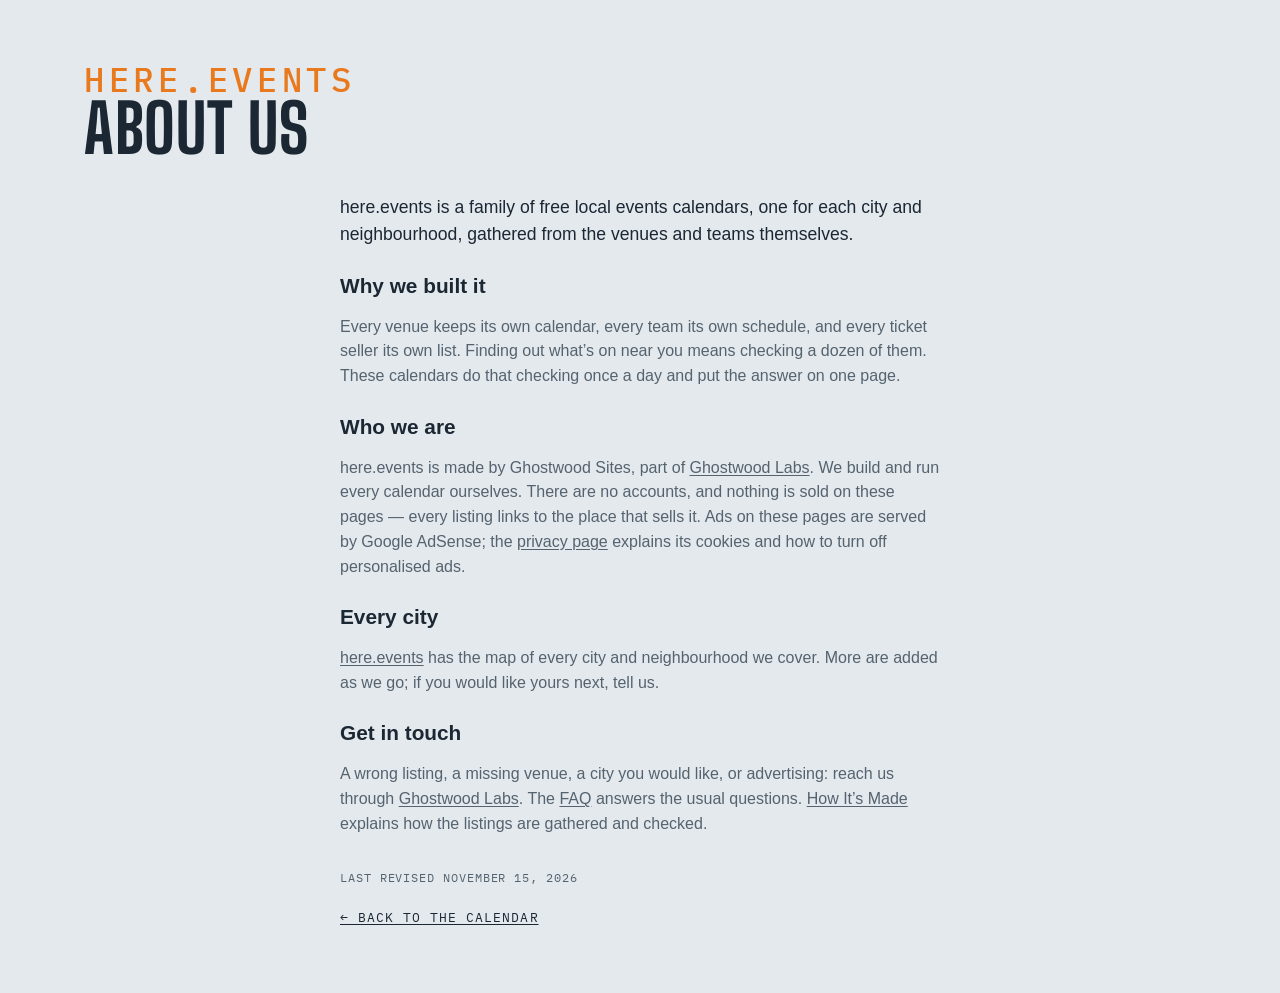
<file: site/about.html>
<!DOCTYPE html>
<html lang="en">
<head>
<meta charset="utf-8">
<meta name="viewport" content="width=device-width, initial-scale=1, viewport-fit=cover">
<meta name="theme-color" media="(prefers-color-scheme: light)" content="#edf1f4">
<meta name="theme-color" media="(prefers-color-scheme: dark)" content="#141a20">
<script>
  try {
    var t = localStorage.getItem('lqa-theme');
    var PHONE = '(max-width: 640px), (pointer: coarse) and (max-height: 500px)';
    if ((t === 'light' || t === 'dark') && !matchMedia(PHONE).matches) document.documentElement.dataset.theme = t;
  } catch (e) { /* no storage — system it is */ }
</script>
<title>About Us — here.events</title>
<meta name="description" content="About here.events: free local events calendars for each city and neighbourhood, gathered from the venues and teams themselves.">
<link rel="canonical" href="https://seattle.here.events/about.html">
<link rel="icon" href="favicon.svg" type="image/svg+xml">
<link rel="preconnect" href="https://fonts.googleapis.com">
<link rel="preconnect" href="https://fonts.gstatic.com" crossorigin>
<link href="https://fonts.googleapis.com/css2?family=Big+Shoulders:opsz,wght@10..72,500;10..72,700&family=IBM+Plex+Mono:wght@400;500&display=swap" rel="stylesheet">
<link rel="stylesheet" href="styles.css?v=__V__">
<script src="city.js?v=__V__"></script>
</head>
<body>

<!-- the Ghostwood Labs mark, drawn once; the masthead and the footer <use> it -->
<svg width="0" height="0" style="position:absolute" aria-hidden="true">
  <symbol id="gw-mark" viewBox="0 0 576 576">
    <g fill="none" stroke="currentColor" stroke-width="24" stroke-linecap="round" stroke-linejoin="round">
      <path d="M300.19 51.03A26 26 0 0 1 275.81 51.03L235.63 29.71A26 26 0 0 0 210.57 30.08L103.63 91.02A26 26 0 0 0 90.5 113.61L90.5 161.4A26 26 0 0 1 77.38 183.98L39.62 205.52A26 26 0 0 0 26.5 228.1L26.5 347.9A26 26 0 0 0 39.62 370.48L77.38 392.02A26 26 0 0 1 90.5 414.6L90.5 462.39A26 26 0 0 0 103.63 484.98L210.57 545.92A26 26 0 0 0 235.63 546.29L275.81 524.97A26 26 0 0 1 300.19 524.97L340.37 546.29A26 26 0 0 0 365.43 545.92L472.37 484.98A26 26 0 0 0 485.5 462.39L485.5 414.6A26 26 0 0 1 498.62 392.02L536.38 370.48A26 26 0 0 0 549.5 347.9L549.5 228.1A26 26 0 0 0 536.38 205.52L498.62 183.98A26 26 0 0 1 485.5 161.4L485.5 113.61A26 26 0 0 0 472.37 91.02L365.43 30.08A26 26 0 0 0 340.37 29.71L300.19 51.03Z"/>
      <path d="M288 57.5L288 177.5"/>
      <path d="M288 518.5L288 403.5"/>
      <path d="M90.5 176.5L144.63 204.58A26 26 0 0 0 169.19 204.26L209.58 181.92A26 26 0 0 0 223 159.17L223 101.5L158.5 137.5"/>
      <path d="M485.5 176.5L431.37 204.58A26 26 0 0 1 406.81 204.26L366.42 181.92A26 26 0 0 1 353 159.17L353 101.5L417.5 137.5"/>
      <path d="M157 211L157 287.5"/>
      <path d="M419 211L419 287.5"/>
      <path d="M90.5 399.5L144.63 371.42A26 26 0 0 1 169.19 371.74L209.58 394.08A26 26 0 0 1 223 416.83L223 474.5L158.5 438.5"/>
      <path d="M485.5 399.5L431.37 371.42A26 26 0 0 0 406.81 371.74L366.42 394.08A26 26 0 0 0 353 416.83L353 474.5L417.5 438.5"/>
      <path d="M26.5 288L92 325.5L92 250.5"/>
      <path d="M549.5 288L484 325.5L484 250.5"/>
    </g>
  </symbol>
</svg>

<!-- About us (Steve, 2026-10-29: "Create an about us section just to the left of FAQ, make it work
     the same"): one shared page for every city, word for word, like the FAQ. Styled by .ad-page. -->
<header class="masthead">
  <div class="masthead-text">
    <p class="eyebrow">here.events</p>
    <h1>About Us</h1>
  </div>
</header>
<main class="ad-page about-page">
  <p class="ad-lead">here.events is a family of free local events calendars, one for each city and neighbourhood, gathered from the venues and teams themselves.</p>

  <h2>Why we built it</h2>
  <p>Every venue keeps its own calendar, every team its own schedule, and every ticket seller its own list. Finding out what’s on near you means checking a dozen of them. These calendars do that checking once a day and put the answer on one page.</p>

  <h2>Who we are</h2>
  <p>here.events is made by Ghostwood Sites, part of <a href="https://ghostwoodlabs.com/" rel="noopener">Ghostwood Labs</a>. We build and run every calendar ourselves. There are no accounts, and nothing is sold on these pages — every listing links to the place that sells it. Ads on these pages are served by Google AdSense; the <a href="https://here.events/privacy/">privacy page</a> explains its cookies and how to turn off personalised ads.</p>

  <h2>Every city</h2>
  <p><a href="https://here.events/">here.events</a> has the map of every city and neighbourhood we cover. More are added as we go; if you would like yours next, tell us.</p>

  <h2>Get in touch</h2>
  <p>A wrong listing, a missing venue, a city you would like, or advertising: reach us through <a href="https://ghostwoodlabs.com/" rel="noopener">Ghostwood Labs</a>. The <a href="faq.html">FAQ</a> answers the usual questions. <a href="how.html">How It’s Made</a> explains how the listings are gathered and checked.</p>

  <p class="ad-revised">Last revised <time datetime="2026-11-15">November 15, 2026</time></p>
  <a class="ad-back" href="./">← Back to the calendar</a>
</main>
</body>
</html>
</file>
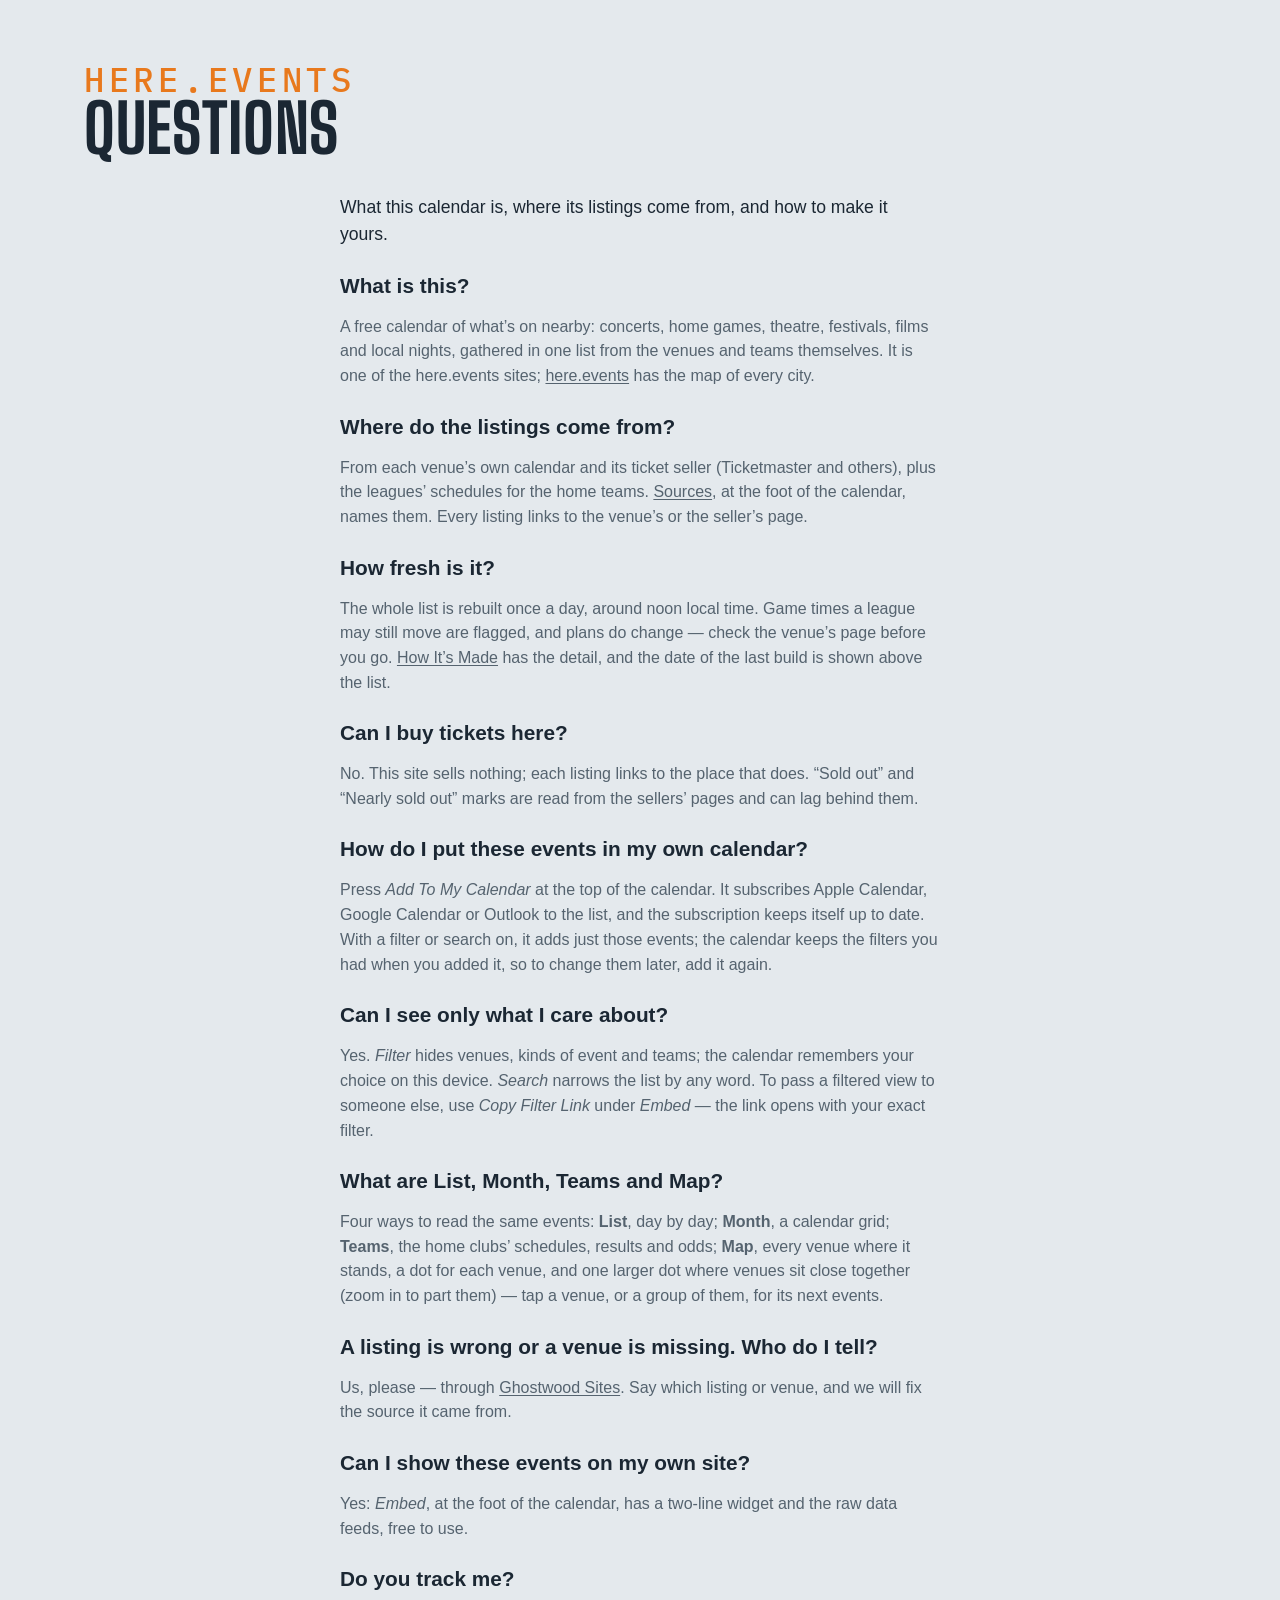
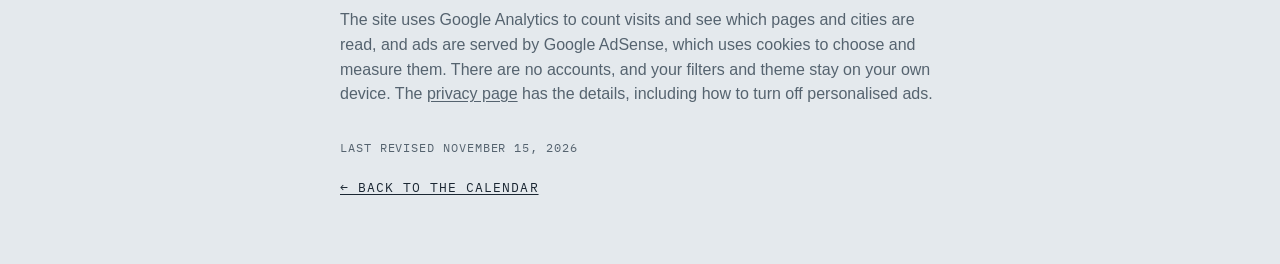
<file: site/faq.html>
<!DOCTYPE html>
<html lang="en">
<head>
<meta charset="utf-8">
<meta name="viewport" content="width=device-width, initial-scale=1, viewport-fit=cover">
<meta name="theme-color" media="(prefers-color-scheme: light)" content="#edf1f4">
<meta name="theme-color" media="(prefers-color-scheme: dark)" content="#141a20">
<script>
  try {
    var t = localStorage.getItem('lqa-theme');
    var PHONE = '(max-width: 640px), (pointer: coarse) and (max-height: 500px)';
    if ((t === 'light' || t === 'dark') && !matchMedia(PHONE).matches) document.documentElement.dataset.theme = t;
  } catch (e) { /* no storage — system it is */ }
</script>
<title>Questions — here.events</title>
<meta name="description" content="Questions about this events calendar: where the listings come from, how fresh they are, and how to put them in your own calendar.">
<link rel="canonical" href="https://seattle.here.events/faq.html">
<link rel="icon" href="favicon.svg" type="image/svg+xml">
<link rel="preconnect" href="https://fonts.googleapis.com">
<link rel="preconnect" href="https://fonts.gstatic.com" crossorigin>
<link href="https://fonts.googleapis.com/css2?family=Big+Shoulders:opsz,wght@10..72,500;10..72,700&family=IBM+Plex+Mono:wght@400;500&display=swap" rel="stylesheet">
<link rel="stylesheet" href="styles.css?v=__V__">
<script src="city.js?v=__V__"></script>
</head>
<body>

<!-- the Ghostwood Labs mark, drawn once; the masthead and the footer <use> it -->
<svg width="0" height="0" style="position:absolute" aria-hidden="true">
  <symbol id="gw-mark" viewBox="0 0 576 576">
    <g fill="none" stroke="currentColor" stroke-width="24" stroke-linecap="round" stroke-linejoin="round">
      <path d="M300.19 51.03A26 26 0 0 1 275.81 51.03L235.63 29.71A26 26 0 0 0 210.57 30.08L103.63 91.02A26 26 0 0 0 90.5 113.61L90.5 161.4A26 26 0 0 1 77.38 183.98L39.62 205.52A26 26 0 0 0 26.5 228.1L26.5 347.9A26 26 0 0 0 39.62 370.48L77.38 392.02A26 26 0 0 1 90.5 414.6L90.5 462.39A26 26 0 0 0 103.63 484.98L210.57 545.92A26 26 0 0 0 235.63 546.29L275.81 524.97A26 26 0 0 1 300.19 524.97L340.37 546.29A26 26 0 0 0 365.43 545.92L472.37 484.98A26 26 0 0 0 485.5 462.39L485.5 414.6A26 26 0 0 1 498.62 392.02L536.38 370.48A26 26 0 0 0 549.5 347.9L549.5 228.1A26 26 0 0 0 536.38 205.52L498.62 183.98A26 26 0 0 1 485.5 161.4L485.5 113.61A26 26 0 0 0 472.37 91.02L365.43 30.08A26 26 0 0 0 340.37 29.71L300.19 51.03Z"/>
      <path d="M288 57.5L288 177.5"/>
      <path d="M288 518.5L288 403.5"/>
      <path d="M90.5 176.5L144.63 204.58A26 26 0 0 0 169.19 204.26L209.58 181.92A26 26 0 0 0 223 159.17L223 101.5L158.5 137.5"/>
      <path d="M485.5 176.5L431.37 204.58A26 26 0 0 1 406.81 204.26L366.42 181.92A26 26 0 0 1 353 159.17L353 101.5L417.5 137.5"/>
      <path d="M157 211L157 287.5"/>
      <path d="M419 211L419 287.5"/>
      <path d="M90.5 399.5L144.63 371.42A26 26 0 0 1 169.19 371.74L209.58 394.08A26 26 0 0 1 223 416.83L223 474.5L158.5 438.5"/>
      <path d="M485.5 399.5L431.37 371.42A26 26 0 0 0 406.81 371.74L366.42 394.08A26 26 0 0 0 353 416.83L353 474.5L417.5 438.5"/>
      <path d="M26.5 288L92 325.5L92 250.5"/>
      <path d="M549.5 288L484 325.5L484 250.5"/>
    </g>
  </symbol>
</svg>

<!-- The FAQ (Steve, 2026-10-28, queued "creating a FAQ page"): one shared page for
     every city, word for word, "here.events" over the heading on every site (Steve,
     2026-10-29: "FAQ doesn't need the city/neighboorhood"). Styled by .ad-page in styles.css, like Advertise. -->
<header class="masthead">
  <div class="masthead-text">
    <p class="eyebrow">here.events</p>
    <h1>Questions</h1>
  </div>
</header>
<main class="ad-page faq-page">
  <p class="ad-lead">What this calendar is, where its listings come from, and how to make it yours.</p>

  <h2>What is this?</h2>
  <p>A free calendar of what’s on nearby: concerts, home games, theatre, festivals, films and local nights, gathered in one list from the venues and teams themselves. It is one of the here.events sites; <a href="https://here.events/">here.events</a> has the map of every city.</p>

  <h2>Where do the listings come from?</h2>
  <p>From each venue’s own calendar and its ticket seller (Ticketmaster and others), plus the leagues’ schedules for the home teams. <a href="sources.html">Sources</a>, at the foot of the calendar, names them. Every listing links to the venue’s or the seller’s page.</p>

  <h2>How fresh is it?</h2>
  <p>The whole list is rebuilt once a day, around noon local time. Game times a league may still move are flagged, and plans do change — check the venue’s page before you go. <a href="how.html">How It’s Made</a> has the detail, and the date of the last build is shown above the list.</p>

  <h2>Can I buy tickets here?</h2>
  <p>No. This site sells nothing; each listing links to the place that does. “Sold out” and “Nearly sold out” marks are read from the sellers’ pages and can lag behind them.</p>

  <h2>How do I put these events in my own calendar?</h2>
  <p>Press <em>Add To My Calendar</em> at the top of the calendar. It subscribes Apple Calendar, Google Calendar or Outlook to the list, and the subscription keeps itself up to date. With a filter or search on, it adds just those events; the calendar keeps the filters you had when you added it, so to change them later, add it again.</p>

  <h2>Can I see only what I care about?</h2>
  <p>Yes. <em>Filter</em> hides venues, kinds of event and teams; the calendar remembers your choice on this device. <em>Search</em> narrows the list by any word. To pass a filtered view to someone else, use <em>Copy Filter Link</em> under <em>Embed</em> — the link opens with your exact filter.</p>

  <h2>What are List, Month, Teams and Map?</h2>
  <p>Four ways to read the same events: <strong>List</strong>, day by day; <strong>Month</strong>, a calendar grid; <strong>Teams</strong>, the home clubs’ schedules, results and odds; <strong>Map</strong>, every venue where it stands, a dot for each venue, and one larger dot where venues sit close together (zoom in to part them) — tap a venue, or a group of them, for its next events.</p>

  <h2>A listing is wrong or a venue is missing. Who do I tell?</h2>
  <p>Us, please — through <a href="https://ghostwoodlabs.com/" rel="noopener">Ghostwood Sites</a>. Say which listing or venue, and we will fix the source it came from.</p>

  <h2>Can I show these events on my own site?</h2>
  <p>Yes: <em>Embed</em>, at the foot of the calendar, has a two-line widget and the raw data feeds, free to use.</p>

  <h2>Do you track me?</h2>
  <p>The site uses Google Analytics to count visits and see which pages and cities are read, and ads are served by Google AdSense, which uses cookies to choose and measure them. There are no accounts, and your filters and theme stay on your own device. The <a href="https://here.events/privacy/">privacy page</a> has the details, including how to turn off personalised ads.</p>

  <p class="ad-revised">Last revised <time datetime="2026-11-15">November 15, 2026</time></p>
  <a class="ad-back" href="./">← Back to the calendar</a>
</main>
</body>
</html>
</file>
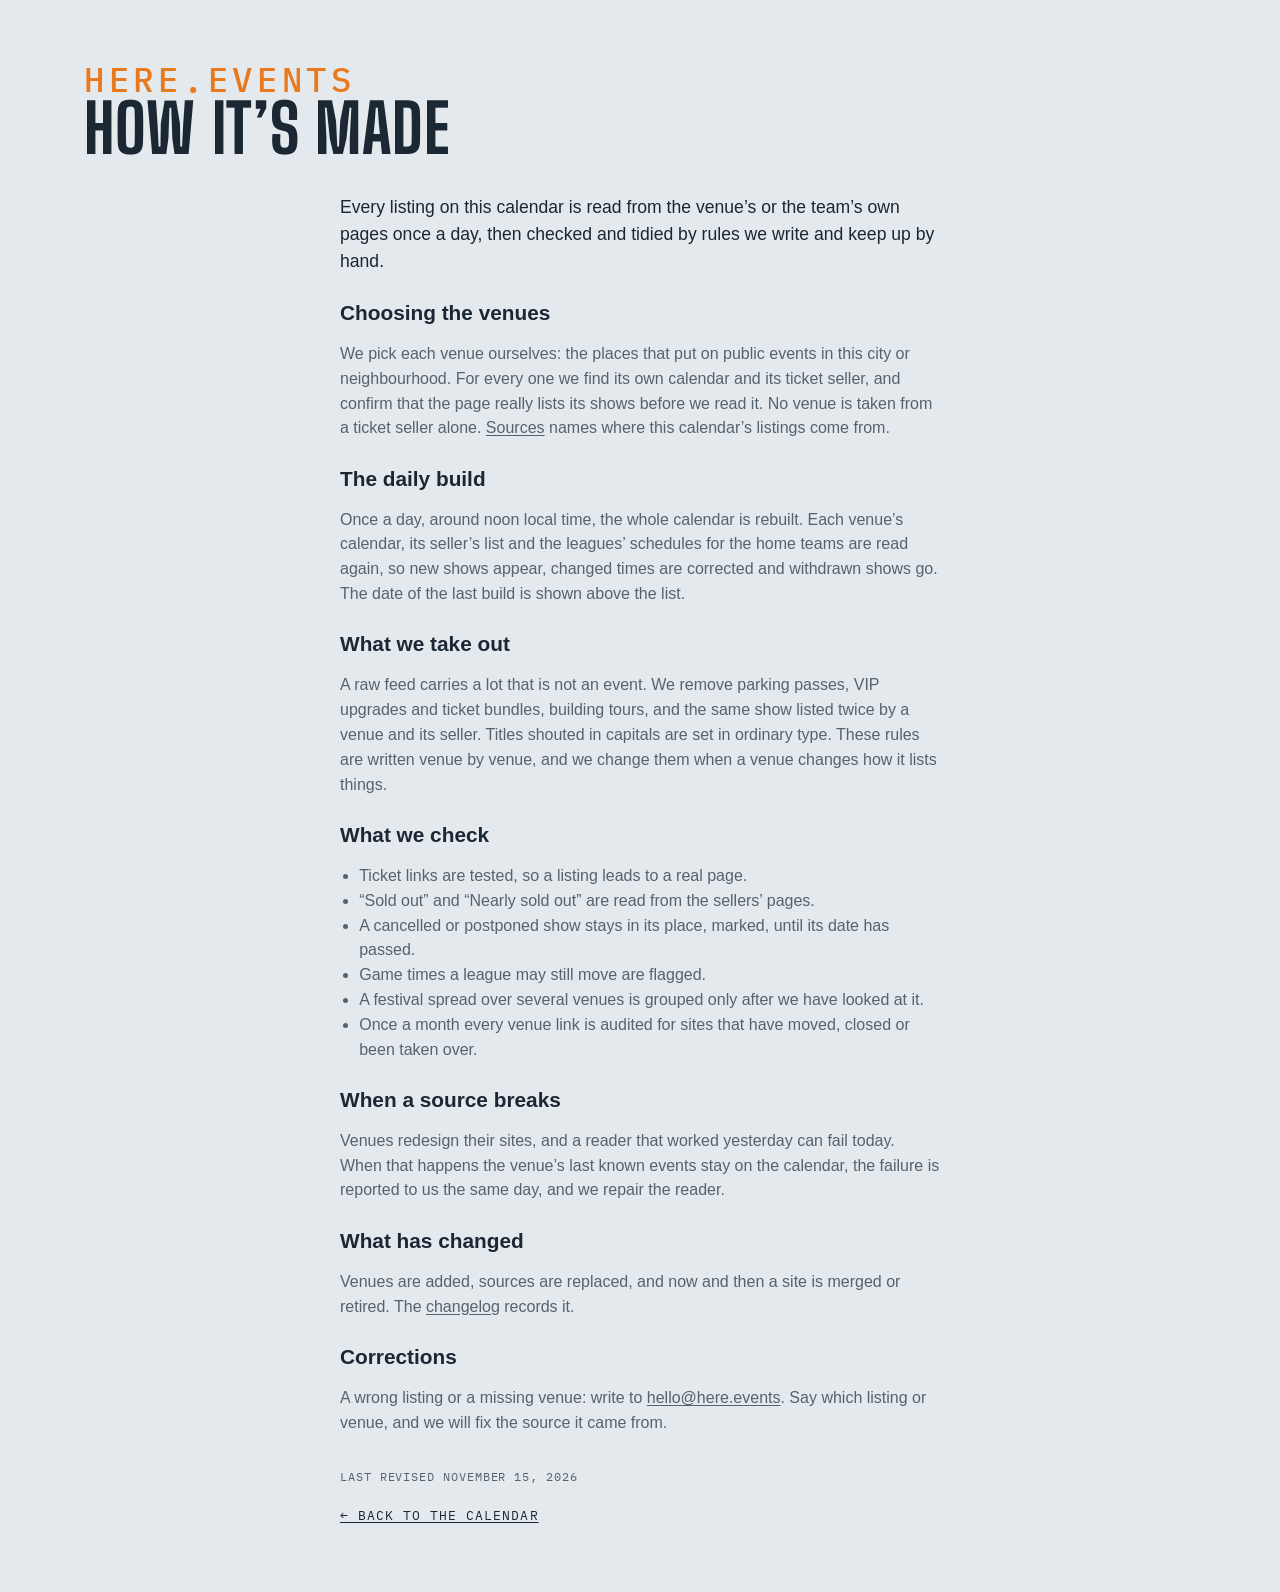
<file: site/how.html>
<!DOCTYPE html>
<html lang="en">
<head>
<meta charset="utf-8">
<meta name="viewport" content="width=device-width, initial-scale=1, viewport-fit=cover">
<meta name="theme-color" media="(prefers-color-scheme: light)" content="#edf1f4">
<meta name="theme-color" media="(prefers-color-scheme: dark)" content="#141a20">
<script>
  try {
    var t = localStorage.getItem('lqa-theme');
    var PHONE = '(max-width: 640px), (pointer: coarse) and (max-height: 500px)';
    if ((t === 'light' || t === 'dark') && !matchMedia(PHONE).matches) document.documentElement.dataset.theme = t;
  } catch (e) {}
</script>
<title>How This Calendar Is Made — here.events</title>
<meta name="description" content="How the here.events calendars are made: which venues are chosen, what is read each day, what is taken out by hand, and what is checked before a listing is published.">
<link rel="canonical" href="https://seattle.here.events/how.html">
<link rel="icon" href="favicon.svg" type="image/svg+xml">
<link rel="preconnect" href="https://fonts.googleapis.com">
<link rel="preconnect" href="https://fonts.gstatic.com" crossorigin>
<link href="https://fonts.googleapis.com/css2?family=Big+Shoulders:opsz,wght@10..72,500;10..72,700&family=IBM+Plex+Mono:wght@400;500&display=swap" rel="stylesheet">
<link rel="stylesheet" href="styles.css?v=__V__">
<script src="city.js?v=__V__"></script>
</head>
<body>

<svg width="0" height="0" style="position:absolute" aria-hidden="true">
  <symbol id="gw-mark" viewBox="0 0 576 576">
    <g fill="none" stroke="currentColor" stroke-width="24" stroke-linecap="round" stroke-linejoin="round">
      <path d="M300.19 51.03A26 26 0 0 1 275.81 51.03L235.63 29.71A26 26 0 0 0 210.57 30.08L103.63 91.02A26 26 0 0 0 90.5 113.61L90.5 161.4A26 26 0 0 1 77.38 183.98L39.62 205.52A26 26 0 0 0 26.5 228.1L26.5 347.9A26 26 0 0 0 39.62 370.48L77.38 392.02A26 26 0 0 1 90.5 414.6L90.5 462.39A26 26 0 0 0 103.63 484.98L210.57 545.92A26 26 0 0 0 235.63 546.29L275.81 524.97A26 26 0 0 1 300.19 524.97L340.37 546.29A26 26 0 0 0 365.43 545.92L472.37 484.98A26 26 0 0 0 485.5 462.39L485.5 414.6A26 26 0 0 1 498.62 392.02L536.38 370.48A26 26 0 0 0 549.5 347.9L549.5 228.1A26 26 0 0 0 536.38 205.52L498.62 183.98A26 26 0 0 1 485.5 161.4L485.5 113.61A26 26 0 0 0 472.37 91.02L365.43 30.08A26 26 0 0 0 340.37 29.71L300.19 51.03Z"/>
      <path d="M288 57.5L288 177.5"/>
      <path d="M288 518.5L288 403.5"/>
      <path d="M90.5 176.5L144.63 204.58A26 26 0 0 0 169.19 204.26L209.58 181.92A26 26 0 0 0 223 159.17L223 101.5L158.5 137.5"/>
      <path d="M485.5 176.5L431.37 204.58A26 26 0 0 1 406.81 204.26L366.42 181.92A26 26 0 0 1 353 159.17L353 101.5L417.5 137.5"/>
      <path d="M157 211L157 287.5"/>
      <path d="M419 211L419 287.5"/>
      <path d="M90.5 399.5L144.63 371.42A26 26 0 0 1 169.19 371.74L209.58 394.08A26 26 0 0 1 223 416.83L223 474.5L158.5 438.5"/>
      <path d="M485.5 399.5L431.37 371.42A26 26 0 0 0 406.81 371.74L366.42 394.08A26 26 0 0 0 353 416.83L353 474.5L417.5 438.5"/>
      <path d="M26.5 288L92 325.5L92 250.5"/>
      <path d="M549.5 288L484 325.5L484 250.5"/>
    </g>
  </symbol>
</svg>

<header class="masthead">
  <div class="masthead-text">
    <p class="eyebrow">here.events</p>
    <h1>How It’s Made</h1>
  </div>
</header>
<main class="ad-page how-page">
  <p class="ad-lead">Every listing on this calendar is read from the venue’s or the team’s own pages once a day, then checked and tidied by rules we write and keep up by hand.</p>

  <h2>Choosing the venues</h2>
  <p>We pick each venue ourselves: the places that put on public events in this city or neighbourhood. For every one we find its own calendar and its ticket seller, and confirm that the page really lists its shows before we read it. No venue is taken from a ticket seller alone. <a href="sources.html">Sources</a> names where this calendar’s listings come from.</p>

  <h2>The daily build</h2>
  <p>Once a day, around noon local time, the whole calendar is rebuilt. Each venue’s calendar, its seller’s list and the leagues’ schedules for the home teams are read again, so new shows appear, changed times are corrected and withdrawn shows go. The date of the last build is shown above the list.</p>

  <h2>What we take out</h2>
  <p>A raw feed carries a lot that is not an event. We remove parking passes, VIP upgrades and ticket bundles, building tours, and the same show listed twice by a venue and its seller. Titles shouted in capitals are set in ordinary type. These rules are written venue by venue, and we change them when a venue changes how it lists things.</p>

  <h2>What we check</h2>
  <ul>
    <li>Ticket links are tested, so a listing leads to a real page.</li>
    <li>“Sold out” and “Nearly sold out” are read from the sellers’ pages.</li>
    <li>A cancelled or postponed show stays in its place, marked, until its date has passed.</li>
    <li>Game times a league may still move are flagged.</li>
    <li>A festival spread over several venues is grouped only after we have looked at it.</li>
    <li>Once a month every venue link is audited for sites that have moved, closed or been taken over.</li>
  </ul>

  <h2>When a source breaks</h2>
  <p>Venues redesign their sites, and a reader that worked yesterday can fail today. When that happens the venue’s last known events stay on the calendar, the failure is reported to us the same day, and we repair the reader.</p>

  <h2>What has changed</h2>
  <p>Venues are added, sources are replaced, and now and then a site is merged or retired. The <a href="https://here.events/changelog/">changelog</a> records it.</p>

  <h2>Corrections</h2>
  <p>A wrong listing or a missing venue: write to <a href="mailto:hello@here.events">hello@here.events</a>. Say which listing or venue, and we will fix the source it came from.</p>

  <p class="ad-revised">Last revised <time datetime="2026-11-15">November 15, 2026</time></p>
  <a class="ad-back" href="./">← Back to the calendar</a>
</main>
</body>
</html>
</file>
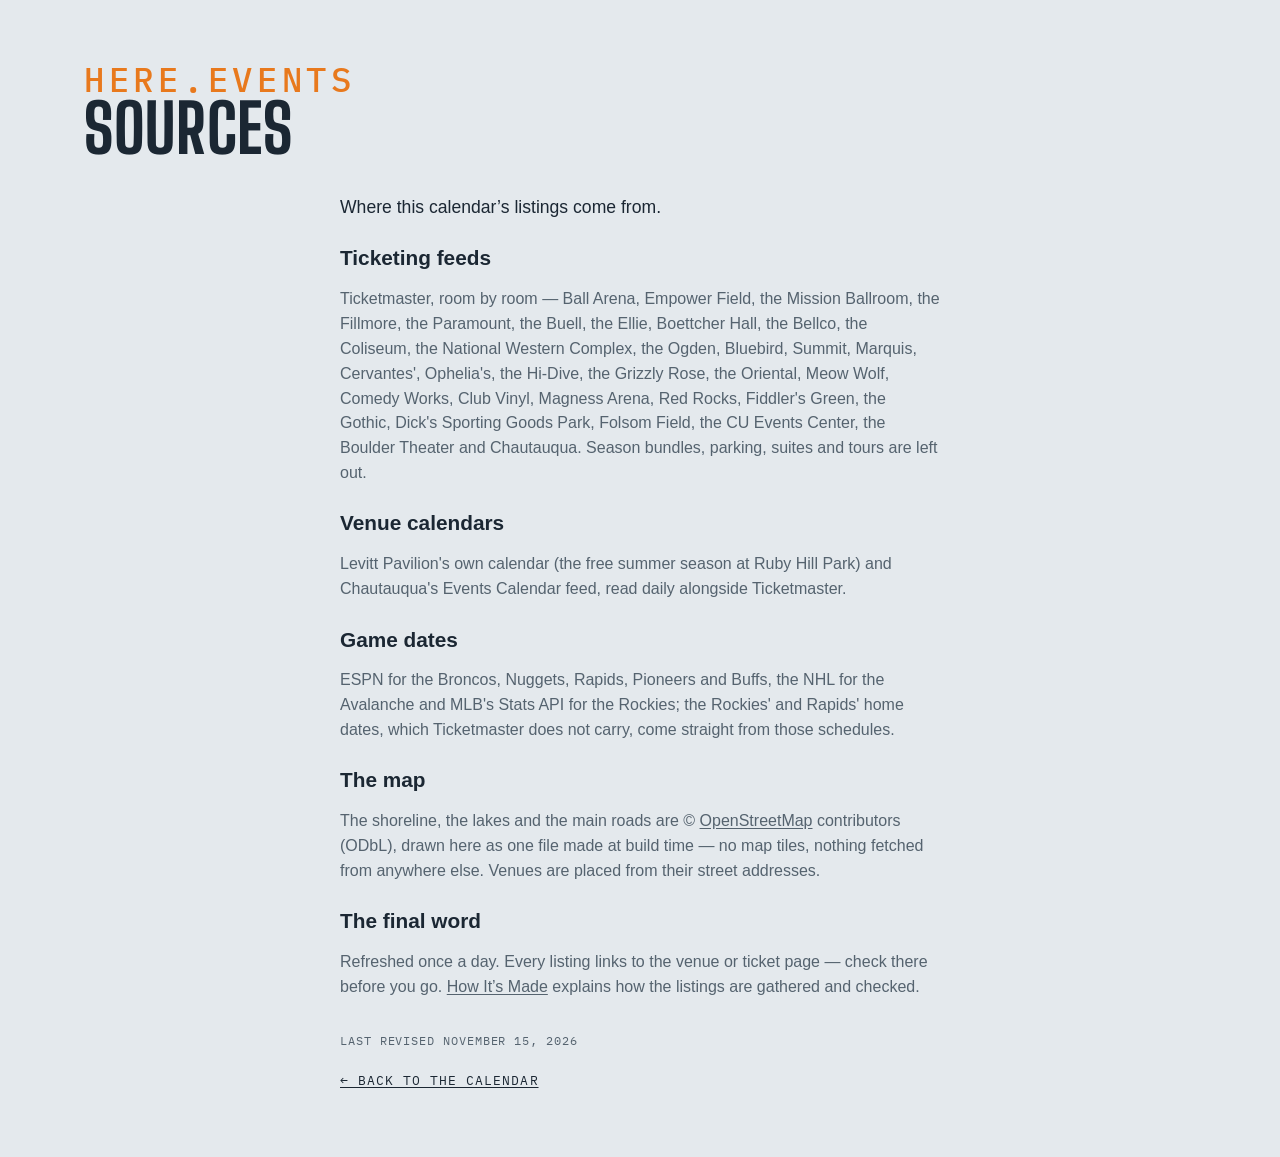
<file: site/sources.html>
<!DOCTYPE html>
<html lang="en">
<head>
<meta charset="utf-8">
<meta name="viewport" content="width=device-width, initial-scale=1, viewport-fit=cover">
<meta name="theme-color" media="(prefers-color-scheme: light)" content="#edf1f4">
<meta name="theme-color" media="(prefers-color-scheme: dark)" content="#141a20">
<script>
  try {
    var t = localStorage.getItem('lqa-theme');
    var PHONE = '(max-width: 640px), (pointer: coarse) and (max-height: 500px)';
    if ((t === 'light' || t === 'dark') && !matchMedia(PHONE).matches) document.documentElement.dataset.theme = t;
  } catch (e) { /* no storage — system it is */ }
</script>
<title>Sources — here.events</title>
<meta name="description" content="Where this events calendar’s listings come from: the ticket sellers, the venues’ own calendars and the leagues’ schedules.">
<link rel="icon" href="favicon.svg" type="image/svg+xml">
<link rel="preconnect" href="https://fonts.googleapis.com">
<link rel="preconnect" href="https://fonts.gstatic.com" crossorigin>
<link href="https://fonts.googleapis.com/css2?family=Big+Shoulders:opsz,wght@10..72,500;10..72,700&family=IBM+Plex+Mono:wght@400;500&display=swap" rel="stylesheet">
<link rel="stylesheet" href="styles.css?v=__V__">
<script src="city.js?v=__V__"></script>
</head>
<body>

<!-- the Ghostwood Labs mark, drawn once; the masthead and the footer <use> it -->
<svg width="0" height="0" style="position:absolute" aria-hidden="true">
  <symbol id="gw-mark" viewBox="0 0 576 576">
    <g fill="none" stroke="currentColor" stroke-width="24" stroke-linecap="round" stroke-linejoin="round">
      <path d="M300.19 51.03A26 26 0 0 1 275.81 51.03L235.63 29.71A26 26 0 0 0 210.57 30.08L103.63 91.02A26 26 0 0 0 90.5 113.61L90.5 161.4A26 26 0 0 1 77.38 183.98L39.62 205.52A26 26 0 0 0 26.5 228.1L26.5 347.9A26 26 0 0 0 39.62 370.48L77.38 392.02A26 26 0 0 1 90.5 414.6L90.5 462.39A26 26 0 0 0 103.63 484.98L210.57 545.92A26 26 0 0 0 235.63 546.29L275.81 524.97A26 26 0 0 1 300.19 524.97L340.37 546.29A26 26 0 0 0 365.43 545.92L472.37 484.98A26 26 0 0 0 485.5 462.39L485.5 414.6A26 26 0 0 1 498.62 392.02L536.38 370.48A26 26 0 0 0 549.5 347.9L549.5 228.1A26 26 0 0 0 536.38 205.52L498.62 183.98A26 26 0 0 1 485.5 161.4L485.5 113.61A26 26 0 0 0 472.37 91.02L365.43 30.08A26 26 0 0 0 340.37 29.71L300.19 51.03Z"/>
      <path d="M288 57.5L288 177.5"/>
      <path d="M288 518.5L288 403.5"/>
      <path d="M90.5 176.5L144.63 204.58A26 26 0 0 0 169.19 204.26L209.58 181.92A26 26 0 0 0 223 159.17L223 101.5L158.5 137.5"/>
      <path d="M485.5 176.5L431.37 204.58A26 26 0 0 1 406.81 204.26L366.42 181.92A26 26 0 0 1 353 159.17L353 101.5L417.5 137.5"/>
      <path d="M157 211L157 287.5"/>
      <path d="M419 211L419 287.5"/>
      <path d="M90.5 399.5L144.63 371.42A26 26 0 0 1 169.19 371.74L209.58 394.08A26 26 0 0 1 223 416.83L223 474.5L158.5 438.5"/>
      <path d="M485.5 399.5L431.37 371.42A26 26 0 0 0 406.81 371.74L366.42 394.08A26 26 0 0 0 353 416.83L353 474.5L417.5 438.5"/>
      <path d="M26.5 288L92 325.5L92 250.5"/>
      <path d="M549.5 288L484 325.5L484 250.5"/>
    </g>
  </symbol>
</svg>

<!-- The sources (Steve, 2026-10-29: "make it work like FAQ"): moved here from the footer's
     floating panel. "here.events" over the heading like the FAQ, but the text below is this
     city's own — each city keeps its own sources.html. Styled by .ad-page in styles.css. -->
<header class="masthead">
  <div class="masthead-text">
    <p class="eyebrow">here.events</p>
    <h1>Sources</h1>
  </div>
</header>
<main class="ad-page sources-page">
  <p class="ad-lead">Where this calendar’s listings come from.</p>

  <h2>Ticketing feeds</h2>
  <p>Ticketmaster, room by room — Ball Arena, Empower Field, the Mission Ballroom, the Fillmore, the Paramount, the Buell, the Ellie, Boettcher Hall, the Bellco, the Coliseum, the National Western Complex, the Ogden, Bluebird, Summit, Marquis, Cervantes', Ophelia's, the Hi-Dive, the Grizzly Rose, the Oriental, Meow Wolf, Comedy Works, Club Vinyl, Magness Arena, Red Rocks, Fiddler's Green, the Gothic, Dick's Sporting Goods Park, Folsom Field, the CU Events Center, the Boulder Theater and Chautauqua. Season bundles, parking, suites and tours are left out.</p>

  <h2>Venue calendars</h2>
  <p>Levitt Pavilion's own calendar (the free summer season at Ruby Hill Park) and Chautauqua's Events Calendar feed, read daily alongside Ticketmaster.</p>

  <h2>Game dates</h2>
  <p>ESPN for the Broncos, Nuggets, Rapids, Pioneers and Buffs, the NHL for the Avalanche and MLB's Stats API for the Rockies; the Rockies' and Rapids' home dates, which Ticketmaster does not carry, come straight from those schedules.</p>

  <h2>The map</h2>
  <p>The shoreline, the lakes and the main roads are © <a href="https://www.openstreetmap.org/copyright" target="_blank" rel="noopener">OpenStreetMap</a> contributors (ODbL), drawn here as one file made at build time — no map tiles, nothing fetched from anywhere else. Venues are placed from their street addresses.</p>

  <h2>The final word</h2>
  <p>Refreshed once a day. Every listing links to the venue or ticket page — check there before you go. <a href="how.html">How It’s Made</a> explains how the listings are gathered and checked.</p>

  <p class="ad-revised">Last revised <time datetime="2026-11-15">November 15, 2026</time></p>
  <a class="ad-back" href="./">← Back to the calendar</a>
</main>
</body>
</html>
</file>
<file: site/styles.css>
/* Lower Queen Anne Events — overcast-sky palette, marquee display type. */

:root {
  --sky: #e4e9ed;        /* overcast paper (a step down from #edf1f4, Steve 2026-10-12: "a little less glaring") */
  --mist: #f7f9fb;       /* card surface (was pure white) */
  --ink: #1b2733;        /* Puget ink */
  --ink-soft: #55636f;
  --ink-bright: #1b2733; /* the logo: pure white in the dark palette, ink here */
  --line: #c3ccd4;
  --gold: #e8791d;       /* Space Needle "Galaxy Gold" */
  --gold-soft: #fbe9d8;
  /* Color coding is muted (a step back from the pure primaries) and each
     group keeps to its own family so a dot or stripe reads as what it is:
     venues are cool (blue → violet → teal), event types are warm (yellow →
     orange → red → pink). */
  /* venue hues (chips, grid ticks, agenda tags): a sweep from teal through
     blue and violet to magenta, neighbors alternating light and dark */
  /* all three families sit a step back from the pure primaries: the same
     hues, less glare, so the stripes and ticks read after the titles */
  --v-ball: #9e3c2d; --v-empower: #9e502d; --v-coors: #9e642d; --v-mission: #9e782d; --v-fillmore: #9e8c2d;
  --v-paramount: #9c9e2d; --v-buell: #889e2d; --v-ellie: #749e2d; --v-boettcher: #609e2d; --v-bellco: #4d9e2d;
  --v-coliseum: #399e2d; --v-nwc: #2d9e36; --v-ogden: #2d9e4a; --v-bluebird: #2d9e5d; --v-summit: #2d9e71;
  --v-marquis: #2d9e85; --v-cervantes: #2d9e99; --v-ophelias: #2d8f9e; --v-hidive: #2d7b9e; --v-grizzly: #2d679e;
  --v-oriental: #2d539e; --v-meowwolf: #2d3f9e; --v-comedyworks: #2f2d9e; --v-vinyl: #432d9e; --v-magness: #572d9e;
  --v-levitt: #6b2d9e; --v-redrocks: #7e2d9e; --v-fiddlers: #922d9e; --v-gothic: #9e2d95; --v-dsgp: #9e2d81;
  --v-folsom: #9e2d6e; --v-cuevents: #9e2d5a; --v-boulder: #9e2d46; --v-chautauqua: #9e2d32;
  --venue-text: 72%;     /* how much of the venue hue the card's venue label keeps (light mode) */
  --tint: 26%;           /* the venue wash behind a series card (light mode; 13% in the dark palette) */
  --row-a: #f3f6f8; --row-b: #d6dde3; /* the list's rows alternate light and dark grey; only a series keeps its venue's hue (Steve, 2026-10-20) */
  /* event-type hues (calendar ticks, agenda right edge): concerts salmon and
     arts crimson keep clear of the brand orange; movies slate = "quiet" */
  --t-concert: #d9664f;
  --t-sports: #d4b106;
  --t-arts: #b8303f;
  --t-movie: #7a8a99;
  --t-community: #d63f9c;
  --t-expo: #2a9d8f;      /* conventions & expos: turquoise, the one hue the types didn't use */
  --t-bar: #c28a12;       /* bar nights: amber, an ale between the sports yellow and concert salmon */
  --alert: #e02b26;       /* cancelled / postponed notes: plain bright red */
  --barh-base: 3.4rem;   /* the pinned filter bar's height (chips 2.25rem + padding) */
  --titleh: 1.7rem;      /* the bar's title line (1.2rem + .5rem gap), added while scrolled */
  --barh: var(--barh-base); /* what the sticky things below the bar offset by */
  --rule: color-mix(in srgb, var(--line), var(--ink-soft)); /* list dividers: a step brighter than --line */
  /* the scorebug (the live game block, .tf-bug): a light panel in this theme, the broadcast's charcoal in the dark one (Steve, 2026-10-12: the charcoal panel on the light card looked bad) */
  --bug-bg: #f9fafb; --bug-frame: #c9d2da; --bug-ink: #1b2733; --bug-soft: #55636f; --bug-dim: #7c8894; --bug-rowline: #d5dce3; --bug-off: #b3bcc5; --bug-muted: #6b7784; --bug-score-bg: #ffffff; --bug-shadow: rgba(15, 25, 35, .10); --bug-redzone: #c8261f;
  --bug-bw: 1px; --frame: var(--line); --frame-w: 1px; /* the game block's frame and the bug's rules: hairlines in the card's line colour here, the 2px broadcast frame in the dark theme (Steve, 2026-10-12: "soften … the borders in general") */
  --cell-mix: 22%; --cell-ink: var(--ink); --cell-bar: 4px; --cell-shadow: none; /* the bug's team cells: a wash of the club colour with a bar of it at the left and ink type, instead of the solid cell ("soften the colors here") */
  --tick-mix: var(--ink); --tick-pct: 65%; /* the refresh countdown ring: the club's colour mixed toward ink here, toward white on the dark ground (the mix itself is written in the .tf-refresh rule: a token holding var(--team-2) would resolve here on :root, where no club colour exists, and come out empty) */
  --dot: color-mix(in srgb, var(--ink-soft) 40%, transparent); /* the dotted underline under the watch strip's links */
  --display: "Big Shoulders", "Arial Narrow", sans-serif;
  --body: -apple-system, BlinkMacSystemFont, "Segoe UI", "Helvetica Neue", sans-serif;
  --mono: "IBM Plex Mono", ui-monospace, Menlo, monospace;
}
/* Dark palette. Applies when the system prefers dark and the visitor hasn't
   picked Light, or whenever they've picked Dark (the toggle sets
   data-theme on <html>; "system" leaves it unset). The two blocks must
   stay identical — CSS has no way to give one ruleset two unrelated
   conditions. */
@media (prefers-color-scheme: dark) {
  :root:not([data-theme="light"]) {
    color-scheme: dark;
    --sky: #141a20; --mist: #1d252e; --ink: #e8edf1; --ink-soft: #9aa7b2; --ink-bright: #ffffff;
    --line: #333f4a; --gold: #f08a33; --gold-soft: #3a2a1a;
    --v-ball: #e99285; --v-empower: #e9a485; --v-coors: #e9b685; --v-mission: #e9c785; --v-fillmore: #e9d985;
    --v-paramount: #e8e985; --v-buell: #d6e985; --v-ellie: #c4e985; --v-boettcher: #b3e985; --v-bellco: #a1e985;
    --v-coliseum: #8fe985; --v-nwc: #85e98d; --v-ogden: #85e99e; --v-bluebird: #85e9b0; --v-summit: #85e9c1;
    --v-marquis: #85e9d3; --v-cervantes: #85e9e5; --v-ophelias: #85dce9; --v-hidive: #85cae9; --v-grizzly: #85b8e9;
    --v-oriental: #85a7e9; --v-meowwolf: #8595e9; --v-comedyworks: #8785e9; --v-vinyl: #9885e9; --v-magness: #aa85e9;
    --v-levitt: #bc85e9; --v-redrocks: #cd85e9; --v-fiddlers: #df85e9; --v-gothic: #e985e2; --v-dsgp: #e985d0;
    --v-folsom: #e985be; --v-cuevents: #e985ad; --v-boulder: #e9859b; --v-chautauqua: #e98589;
    --venue-text: 100%; --tint: 13%;
    --row-a: #1e252c; --row-b: #2c343c;
    --t-concert: #f0806a; --t-sports: #f2d21b; --t-arts: #d63a4f;
    --t-movie: #8b9db0; --t-community: #e660a8; --t-expo: #4fd1c5; --t-bar: #e3ad3c; --alert: #ff4b3e;
    --bug-bg: #2b2d30; --bug-frame: #c9cdd2; --bug-ink: #f4f4f4; --bug-soft: #d5d8dc; --bug-dim: #b9bec4; --bug-rowline: #5c6167; --bug-off: #6a6d72; --bug-muted: #4a4f56; --bug-score-bg: #fafafa; --bug-shadow: rgba(0, 0, 0, .35); --bug-redzone: #ff7b7b;
  --bug-bw: 2px; --frame: var(--ink-soft); --frame-w: 2px; --cell-mix: 100%; --cell-ink: #fff; --cell-bar: 0px; --cell-shadow: 0 1px 2px rgba(0, 0, 0, .5);
    --bug-bw: 2px; --frame: var(--ink-soft); --frame-w: 2px; --cell-mix: 100%; --cell-ink: #fff; --cell-bar: 0px; --cell-shadow: 0 1px 2px rgba(0, 0, 0, .5);
    --tick-mix: white; --tick-pct: 45%;
    --dot: color-mix(in srgb, var(--ink-soft) 60%, transparent);
  }
}
:root[data-theme="dark"] {
  color-scheme: dark;
  --sky: #141a20; --mist: #1d252e; --ink: #e8edf1; --ink-soft: #9aa7b2; --ink-bright: #ffffff;
  --line: #333f4a; --gold: #f08a33; --gold-soft: #3a2a1a;
  --v-ball: #e99285; --v-empower: #e9a485; --v-coors: #e9b685; --v-mission: #e9c785; --v-fillmore: #e9d985;
  --v-paramount: #e8e985; --v-buell: #d6e985; --v-ellie: #c4e985; --v-boettcher: #b3e985; --v-bellco: #a1e985;
  --v-coliseum: #8fe985; --v-nwc: #85e98d; --v-ogden: #85e99e; --v-bluebird: #85e9b0; --v-summit: #85e9c1;
  --v-marquis: #85e9d3; --v-cervantes: #85e9e5; --v-ophelias: #85dce9; --v-hidive: #85cae9; --v-grizzly: #85b8e9;
  --v-oriental: #85a7e9; --v-meowwolf: #8595e9; --v-comedyworks: #8785e9; --v-vinyl: #9885e9; --v-magness: #aa85e9;
  --v-levitt: #bc85e9; --v-redrocks: #cd85e9; --v-fiddlers: #df85e9; --v-gothic: #e985e2; --v-dsgp: #e985d0;
  --v-folsom: #e985be; --v-cuevents: #e985ad; --v-boulder: #e9859b; --v-chautauqua: #e98589;
  --venue-text: 100%; --tint: 13%;
  --row-a: #1e252c; --row-b: #2c343c;
  --t-concert: #f0806a; --t-sports: #f2d21b; --t-arts: #d63a4f;
  --t-movie: #8b9db0; --t-community: #e660a8; --t-expo: #4fd1c5; --t-bar: #e3ad3c; --alert: #ff4b3e;
  --bug-bg: #2b2d30; --bug-frame: #c9cdd2; --bug-ink: #f4f4f4; --bug-soft: #d5d8dc; --bug-dim: #b9bec4; --bug-rowline: #5c6167; --bug-off: #6a6d72; --bug-muted: #4a4f56; --bug-score-bg: #fafafa; --bug-shadow: rgba(0, 0, 0, .35); --bug-redzone: #ff7b7b;
  --tick-mix: white; --tick-pct: 45%;
  --dot: color-mix(in srgb, var(--ink-soft) 60%, transparent);
}
:root[data-theme="light"] { color-scheme: light; }

* { box-sizing: border-box; }
html { scroll-behavior: smooth; overflow-x: clip; } /* clip: the footer bleeds to the viewport edges */
@media (prefers-reduced-motion: reduce) { html { scroll-behavior: auto; } }
/* the page is 62rem wide, and steps wider on big screens so event names
   get a single line: the calendar column is fixed, so all of the extra
   width goes to the cards (the footer line follows) */
:root { --pagew: 62rem; }
@media (min-width: 1180px) { :root { --pagew: 72rem; } }
@media (min-width: 1360px) { :root { --pagew: 80rem; } }
body {
  /* no bottom padding: the sticky footer is the page's last thing, and any
     padding here would show as a blank band under it once the list is short.
     A column flex at least a viewport tall, so a short page (the Teams view
     with one team) still puts the footer at the bottom edge */
  display: flex; flex-direction: column; min-height: 100vh; min-height: 100dvh;
  margin: 0 auto; padding: 0 1.25rem; max-width: var(--pagew);
  background: var(--sky); color: var(--ink);
  font: 16px/1.55 var(--body);
}
/* flex items refuse to shrink below their content's minimum width, so one
   unwrappable line (a TV listing, the compact bar's title) would push a whole
   section past a phone's edge; let them shrink like blocks */
body > * { min-width: 0; }
a { color: inherit; text-underline-offset: 2px; }
:focus-visible { outline: 2px solid var(--ink-soft); outline-offset: 2px; }

/* ---- masthead ---- */
.masthead {
  display: flex; flex-wrap: wrap; gap: 1.5rem; align-items: flex-end;
  justify-content: space-between; padding: 2.5rem 0 1rem;
}
.eyebrow {
  font-family: var(--mono); font-size: .8rem; letter-spacing: .12em;
  text-transform: uppercase; color: var(--gold); margin: 0 0 .3rem;
}
h1 {
  font-family: var(--display); font-weight: 700; font-size: clamp(2.6rem, 7vw, 4.2rem);
  line-height: .92; text-transform: uppercase; letter-spacing: .01em; margin: 0;
}
.masthead-text { min-width: 0; max-width: 100%; } /* a flex item would grow to its widest line and push past a phone's edge */
/* "More Cities" (See All until 2026-10-13, Other Places until 2026-10-18): the pill before the theme pill, to the same map (Steve, 2026-10-12); in the pinned bar the chip's text folds away and the map glyph stays */
/* Add To My Calendar: the first of the masthead's tools (Steve, 2026-10-26, "should move here" — beside More Cities; in the bar from 2026-09-16 until then), sized like the More Cities pill beside it */
.masthead-tools #subscribeBtn { order: 3; display: inline-flex; align-items: center; gap: .45rem; min-height: calc(1.7rem + 8px); padding: 0 .95em; }
.masthead-tools #subscribeBtn svg { width: 1rem; height: 1rem; flex: none; }
.masthead-tools #subscribeBtn:hover { border-color: var(--ink-soft); }
.bar-title .masthead-tools #subscribeBtn { min-height: 1.7rem; padding: 0 .5em; } /* icon-only in the title line, like the pill (the label rule is .bar-title .masthead-tools .chip span) */
.masthead-tools .see-all { order: 4; display: inline-flex; align-items: center; gap: .45rem; min-height: calc(1.7rem + 8px); padding: 0 .95em; text-decoration: none; }
.masthead-tools .see-all svg { width: 1rem; height: 1rem; fill: none; stroke: currentColor; stroke-width: 1.6; stroke-linejoin: round; stroke-linecap: round; }
.masthead-tools .see-all:hover { border-color: var(--ink-soft); }
.bar-title .masthead-tools .see-all { min-height: 1.7rem; padding: 0 .5em; }
/* the mark and the name as one thing: the mark stretches to the text's
   height (eyebrow + title) and keeps square, in the footer mark's white */
.masthead { --mast-title: clamp(2.6rem, 7vw, 4.2rem); } /* the title's size; the eyebrow and the mark are cut from it */
.masthead h1 { font-size: var(--mast-title); }
/* the picture (Steve, 2026-09-21: line art, the Needle's crown the focus):
   the top of the Space Needle from the Highsmith aerial, traced to single
   smooth lines at build (a gradient-magnitude pass over the photo, see the
   memory note), a 4.5:1 window from the spire tip to the Queen Anne treeline
   with the Needle centred and the Cascades ridge behind
   (design/lqa-masthead-lines-gen.py). The
   drawing is a luminance mask (masthead-lines.png, white = line) over a box
   of ink, so the lines are the palette's own ink in either theme. A band
   behind the masthead, the Needle toward the right, dissolving into the page
   on every side — no hard edge where the art stops (Steve, 2026-09-21) */
.masthead { min-height: 11rem; overflow: hidden; isolation: isolate; } /* a slim band (Steve, 2026-09-20: minimal) */
.masthead-photo { /* the drawing fills the gap between the name and the theme pill (Steve, 2026-10-05: "in all the modes try to make it fill this space"): a flex item between them, as tall as the band (the negative margins reach over the band's padding) */
  order: 1; flex: 1 1 0; align-self: stretch; min-width: 0; z-index: -1;
  margin: -2.5rem 0 -1rem; pointer-events: none;
  background: #fff; opacity: .9; /* white lines on the dark palette, black on the light one (Steve: "white and black with antialiasing") */
  -webkit-mask-image: url(masthead-lines.png), linear-gradient(to right, transparent 0%, #000 10%, #000 92%, transparent 100%), linear-gradient(to bottom, #000 0%, #000 58%, transparent 100%);
  mask-image: url(masthead-lines.png), linear-gradient(to right, transparent 0%, #000 10%, #000 92%, transparent 100%), linear-gradient(to bottom, #000 0%, #000 58%, transparent 100%);
  -webkit-mask-size: auto 100%, 100% 100%, 100% 100%; mask-size: auto 100%, 100% 100%, 100% 100%; /* the drawing at the band's height, however wide the gap: the Needle stays whole, the ridge beside it shows as far as the gap allows */
  -webkit-mask-position: 50% 0%, 0 0, 0 0; mask-position: 50% 0%, 0 0, 0 0; /* the Needle is at the drawing's centre, so its spire is the centre of the gap at every width (Steve, 2026-10-05: "make the center the top of the needle") */
  -webkit-mask-repeat: no-repeat; mask-repeat: no-repeat;
  mask-mode: luminance, alpha, alpha;
  -webkit-mask-composite: source-in; mask-composite: intersect;
}
.masthead-tools { order: 2; }
:root[data-theme="light"] .masthead-photo { background: #000; opacity: .7; }
@media (prefers-color-scheme: light) { :root:not([data-theme="dark"]) .masthead-photo { background: #000; opacity: .7; } }
.masthead-text { position: relative; }
.masthead .eyebrow { font-size: calc(var(--mast-title) * .5); font-weight: 500; letter-spacing: .14em; margin-bottom: .1rem; line-height: 1; } /* "Seattle": half the title's size (Steve, 2026-09-16: twice the quarter it was), a shade bolder */
/* the masthead's tools (Steve, 2026-09-14): Add To My Calendar (back here
   2026-10-26), the More Cities pill and the theme pill at the masthead's
   right end — the bar below keeps its room for the switch, filters, search,
   the clubs and the season calendar chip */
.masthead { position: relative; }
.masthead-tools { display: flex; align-items: center; gap: .6rem; flex: none; margin-left: auto; }
.sub { color: var(--ink-soft); max-width: 34rem; margin: .8rem 0 0; }

.updated { /* the "Updated …" stamp: an eyebrow line under the title, spaced like the one above it */
  margin: .3rem 0 0; min-height: 1em;
}
/* Solid-ink pill with the page background as its text — a dark pill in
   light mode, a light one in dark — softened on hover (the event sheet's
   Tickets button). */
.btn-cal {
  display: inline-flex; align-items: center; gap: .55em; margin: auto 0;
  font: 600 1rem/1 var(--body); color: var(--sky); background: var(--ink);
  border: 0; border-radius: 999px; padding: .85em 1.4em .85em 1.15em; cursor: pointer;
  transition: background .15s, color .15s;
}
.btn-cal svg { width: 1.15em; height: 1.15em; flex: none; }
.btn-cal:hover { background: var(--ink-soft); color: var(--sky); }
/* the subscribe pop: app.js placeSubscribePop fixes it under the masthead's
   Add To My Calendar button (right edges aligned); these are the fallback
   position and the look */
.pop {
  position: absolute; right: 0; top: calc(100% + 1.1rem); z-index: 10;
  width: min(18rem, 100%); background: var(--mist); border: 1px solid var(--line);
  border-radius: 8px; padding: 1rem 1.1rem; box-shadow: 0 8px 28px rgba(15, 25, 35, .18);
  font-size: .92rem;
}
.pop p { margin: 0 0 .6rem; }
.pop > :last-child { margin-bottom: 0; }
/* everything in the pop sits on one centre line: the checkbox row, the
   three named calendar tiles, the QR / Copy Link chips, then the note */
.pop-tiles { display: grid; grid-template-columns: repeat(3, 4.6rem); justify-content: center; gap: .6rem; margin: 0 0 .7rem; }
.pop-tools { display: flex; justify-content: center; gap: .5rem; margin: 0 0 .9rem; }
.pop-tools .chip { display: inline-flex; align-items: center; gap: .4rem; text-decoration: none; padding: .45em .85em; }
.pop-tools .chip svg { width: 1rem; height: 1rem; flex: none; color: var(--gold); }
.pop-tools .chip:hover { border-color: var(--ink-soft); }
/* Copy Link: a check replaces the icon for a moment after copying */
.pop-tools .chip.is-done svg { display: none; }
.pop-tools .chip.is-done::before { content: "✓"; font-weight: 700; line-height: 1; }
.qr-panel { text-align: center; margin-bottom: .6rem; }
#qrImg {
  display: inline-block; width: 170px; height: 170px;
  background: #fff; padding: 6px; border-radius: 8px;
}
#qrImg svg { display: block; width: 100%; height: 100%; }
/* a tile: the service's icon over its name */
.tile {
  display: grid; justify-items: center; gap: .4rem;
  padding: .6rem .3rem .5rem; border: 1px solid var(--line); border-radius: 10px;
  background: var(--sky); text-decoration: none; color: var(--ink-soft);
}
.tile-logo { width: 2.4rem; height: 2.4rem; border-radius: 8px; object-fit: contain; }
.tile span { font-family: var(--mono); font-size: .62rem; text-transform: uppercase; letter-spacing: .08em; line-height: 1; }
.tile:hover { border-color: var(--ink-soft); color: var(--ink); }
/* ---- filter bar: one row of matching chips ---- */
/* Funnel (filters), Reset, Copy link, Add To Calendar, then the theme toggle
   at the right end. position: relative makes the bar the box the subscribe
   pop hangs from. */
.filterbar {
  display: flex; flex-wrap: nowrap; gap: .6rem; align-items: center;
  margin: .75rem 0 0; position: relative;
}
.filterbar > * { flex-shrink: 0; }
.filterbar .chip {
  display: inline-flex; align-items: center; gap: .45rem; min-height: 2.25rem;
  position: relative; /* for the visually-hidden labels in .is-tight */
}
.filterbar .chip svg { width: 1rem; height: 1rem; flex: none; }
.filterbar .chip:not(:disabled):hover { border-color: var(--ink-soft); }
/* the funnel's chevron is the panel's open/closed indicator. Its outline is
   deliberately the same whether or not a filter is active — Reset lighting
   up is the "something's filtered" signal. */
/* The bar can't wrap. When its content wouldn't fit — app.js measures and
   sets .is-tight — the view switch's words go (see .view-toggle); the labeled
   Add To My Calendar chip that used to shed its label here left the bar for
   the masthead 2026-10-26. */
/* the Teams chip is a switch: solid while its view is on show */
/* the view switch: list | month | home teams, a three-stop pill like the theme's (same rules, .view-toggle) */
.view-toggle[data-active="month"] .theme-knob { left: calc(3px + var(--tt)); }
.view-toggle[data-active="teams"] .theme-knob { left: calc(3px + 2 * var(--tt)); }
.view-toggle button[aria-checked="true"] { color: var(--sky); }
/* while the Teams view is up the agenda's own controls step aside — the
   filters, search, the Today floater, Add To Calendar and the phone's calendar chip */
html.teams-open .search-wrap,
html.teams-open .cal-toggle { display: none; } /* Add To Calendar stays: in Teams mode it offers the club's season feed */
html.teams-open #calToday { display: none; }
.cal-side:not(.is-float) .cal { margin-bottom: 1.6rem; } /* room for the TODAY tab below the docked card */
/* the search box: a chip that takes typing, a magnifier at its right end and
   no placeholder; it gives up width first when the row gets tight */
.filterbar .search-wrap { position: relative; display: flex; flex: 1 1 10rem; min-width: 10rem; max-width: none; } /* the whole of the row's slack (Steve, 2026-10-24, "span the full width"; capped at 28rem from 2026-09-15 until then) */ /* takes whatever room the row has left, never less than a word's worth: the chips drop their labels first (is-tight) */
#searchBox {
  width: 100%; font: 500 .85rem/1 var(--body); color: var(--ink); background: var(--mist);
  border: 1px solid var(--line); border-radius: 999px; padding: .5em 2.4em .5em .95em; min-height: 2.25rem;
  -webkit-appearance: none; appearance: none;
}
#searchBox::-webkit-search-cancel-button { margin-right: .2em; }
/* hover and focus both just brighten the edge — no orange ring on a text box */
#searchBox:hover { border-color: var(--ink-soft); }
#searchBox:focus, #searchBox:focus-visible { outline: none; border-color: var(--ink); }
.search-wrap svg {
  position: absolute; right: .85rem; top: 50%; width: 1rem; height: 1rem;
  transform: translateY(-50%); color: var(--ink-soft); pointer-events: none;
}
/* Right end of the bar, left to right: the calendar chip (narrow layouts
   only), then the season calendar chip (DOM order keeps the chips together;
   flex order places them); the search box grows to fill the gap before them.
   Add To My Calendar was the bar's last chip from 2026-09-16 to 2026-10-26. */
#calToggle { order: 2; }
#viewToggle { order: -1; } /* the view switch leads the bar in either mode (Steve, 2026-09-14) */
/* light / dark: a two-stop pill at the bar's right end, the ink knob
   sliding under the stop in effect (the system's side until a click) */
.theme-toggle {
  position: relative; display: inline-flex; order: 5;
  padding: 3px; border: 1px solid var(--line); border-radius: 999px; background: var(--mist);
}
.theme-toggle { --tt: 2rem; cursor: pointer; } /* stop width — wider on phones for the tap target; the rim and the knob are click targets too (a press anywhere steps the pill) */
.theme-toggle button {
  position: relative; z-index: 1; width: var(--tt); height: 1.7rem; cursor: pointer;
  background: none; border: 0; padding: 0; color: var(--ink-soft); border-radius: 999px;
  display: grid; place-items: center;
}
.theme-toggle button svg { width: 1rem; height: 1rem; }
.theme-toggle button[aria-checked="true"] { color: var(--sky); } /* still a click target: any stop flips */
.theme-toggle button:not([aria-checked="true"]):hover { color: var(--ink); }
.theme-knob {
  position: absolute; top: 3px; left: 3px; width: var(--tt); height: calc(100% - 6px);
  border-radius: 999px; background: var(--ink); transition: left .18s; /* ink knob, page-colored icon — like a checked box */
}
.theme-toggle[data-active="dark"] .theme-knob { left: calc(3px + var(--tt)); }
.theme-toggle[data-active="system"] .theme-knob { left: calc(3px + 2 * var(--tt)); }
@media (prefers-reduced-motion: reduce) { .theme-knob { transition: none; } }
/* the view stops carry their words — List · Month · Teams — while the bar has room (Steve, 2026-10-24,
   "span the full width … display text for the icons if there is space"; Kona first, every city the same day):
   is-tight (app.js fitFilterBar / fitTeamStrip) drops them back to icons, and the ink knob is measured under
   the lit stop by app.js placeKnob (--knob-x/--knob-w), whatever its width. After the .theme-toggle rules so
   width: auto wins. */
.view-toggle button { width: auto; min-width: var(--tt); padding: 0 .7rem 0 .55rem; gap: .4rem; display: inline-flex; align-items: center; justify-content: center; }
.view-toggle .vt-label { font: 500 .8rem/1 var(--body); letter-spacing: .01em; white-space: nowrap; }
.filterbar.is-tight .view-toggle button { padding: 0; width: var(--tt); }
.filterbar.is-tight .vt-label { display: none; }
.view-toggle[data-active] .theme-knob { left: var(--knob-x, 3px); width: var(--knob-w, var(--tt)); transition: left .18s, width .18s; }
@media (prefers-reduced-motion: reduce) { .view-toggle[data-active] .theme-knob { transition: none; } }
/* the Filter button rides at the end of the view pill, past a hairline, in every mode (Steve, 2026-10-24,
   "for all sites, and modes combine these"): icon + word like the stops, the word going with is-tight; while
   the panel is open it wears the ink like a knob of its own. It is not a stop: the knob never moves to it. */
.view-toggle .vt-filter { width: auto; min-width: var(--tt); padding: 0 .7rem 0 .55rem; } /* a stop like the others — no divider (Steve, 2026-10-24: "vert lines should be consistent") */
.filterbar.is-tight .view-toggle .vt-filter { width: auto; padding: 0 .35rem 0 .4rem; }
.view-toggle .vt-filter[aria-expanded="true"], .view-toggle .vt-filter[aria-expanded="true"]:hover { background: var(--ink); color: var(--sky); border-radius: 999px; }
/* the bar stays pinned at the top while the list scrolls (--barh is its
   height — the month dividers and the calendar strip stick just below it);
   the panel floats open under it, over the content, which stays put */
.filter-area {
  position: sticky; top: 0; z-index: 30; background: var(--sky);
  padding: .55rem 0 .6rem; margin-top: .2rem;
}
.filter-area .filterbar { margin: 0; }
/* the pinned bar's title: one slim line above the chips in the masthead's
   face, shown once the masthead itself has scrolled off; --titleh is what
   it adds to the bar, and html.is-scrolled adds that to --barh */
.bar-title { /* one size for all three parts */
  display: flex; align-items: baseline; gap: .9rem; white-space: nowrap;
  font-family: var(--display); font-weight: 700; font-size: 1.1rem; line-height: 1.2rem;
  text-transform: uppercase; letter-spacing: .02em; margin: 0 0 .5rem;
}
.bar-title[hidden] { display: none; } /* an author display beats the UA [hidden] rule */
.eyebrow[hidden], .bar-eyebrow[hidden] { display: none; } /* an empty eyebrow (a city with no neighbourhood) takes no room */
.bar-name { min-width: 0; overflow: hidden; text-overflow: ellipsis; } /* the title gives way first */
.bar-eyebrow { /* "Seattle" and "Updated …" in the masthead's eyebrow face */
  flex: none; font-family: var(--mono); font-weight: 400; letter-spacing: .08em; color: var(--gold);
}
#barUpdated { display: none; } /* the stamp is the footer's alone (Steve, 2026-09-16) */
html.is-scrolled { --titleh: 2.2rem; --barh: calc(var(--barh-base) + var(--titleh)); } /* the title line carries the masthead's tools while scrolled (app.js markStuck moves them): 1.7rem chips + the .5rem gap */
/* the tools in the title line: icon-only chips a size down, the theme pill scaled to match, at the line's right end (the pop still hangs from the bar below) */
.bar-title .masthead-tools { align-self: center; margin-left: auto; gap: .4rem; }
.bar-title .masthead-tools .chip { min-height: 1.7rem; padding: .2em .5em; }
.bar-title .masthead-tools .chip span { position: absolute; width: 1px; height: 1px; overflow: hidden; clip: rect(0 0 0 0); white-space: nowrap; }
.bar-title .masthead-tools .chip svg { width: 1rem; height: 1rem; }
.bar-title .theme-toggle { zoom: .8; }
.filter-panel {
  position: absolute; left: 0; right: 0; top: calc(100% + .5rem); z-index: 20;
  background: var(--mist); border: 1px solid var(--line);
  border-radius: 10px; padding: 1rem 1.1rem;
  box-shadow: 0 12px 36px rgba(0, 0, 0, .3);
  max-height: calc(100vh - 8rem); max-height: calc(100dvh - 8rem); overflow-y: auto;
}
/* Kayak-style panel: columns of checkbox rows, Select all | Clear all links
   per group, an "only" link on hover, and an event count on the right. */
/* the groups sit in columns with a rule between them (a rule above, on
   phones, where they stack) */
.fp-cols { display: grid; grid-template-columns: repeat(auto-fit, minmax(18rem, 1fr)); gap: 1.25rem 0; } /* wide enough that no name wraps; tablets get two columns */
.fp-group { padding: 0 1.25rem; min-width: 0; } /* columns share the width evenly; a long name clips with an ellipsis rather than pushing the next column out of the panel (2026-10-18, the neighbourhood rows) */
.fp-group:first-child { padding-left: 0; }
.fp-group:last-child { padding-right: 0; }
.fp-group + .fp-group { border-left: 1px solid var(--line); }
@media (max-width: 640px) {
  .fp-group { padding: 0; }
  .fp-group + .fp-group { border-left: 0; border-top: 1px solid var(--line); padding-top: 1.1rem; }
}
/* top row: preset chips (the lit one matches the current state) with the
   Sold Out and Holidays switches pushed to the right. They are switches, not
   allow boxes like the rows below (one narrows the list, one adds days), so
   they wear a pill-and-knob face instead of the tick box */
.fp-switch { position: relative; display: flex; align-items: center; gap: .5rem; cursor: pointer; }
.fp-switch input { position: absolute; opacity: 0; width: 1px; height: 1px; }
.sw {
  flex: none; width: 2rem; height: 1.15rem; position: relative;
  border: 1.5px solid var(--ink-soft); border-radius: 1rem; background: var(--mist);
  transition: background .15s, border-color .15s;
}
.sw::after {
  content: ""; position: absolute; top: .1rem; left: .1rem; width: .75rem; height: .75rem;
  border-radius: 50%; background: var(--ink-soft); transition: transform .15s, background .15s;
}
.fp-switch input:checked + .sw { background: var(--ink); border-color: var(--ink); }
.fp-switch input:checked + .sw::after { transform: translateX(.85rem); background: var(--mist); }
.fp-switch:hover .sw { border-color: var(--ink); }
.fp-switch input:focus-visible + .sw { outline: 2px solid var(--ink-soft); outline-offset: 2px; }
.fp-top { display: flex; align-items: center; gap: 1rem; padding: 0 1.25rem; margin: 0 0 1.1rem; }
/* one row that scrolls sideways at every width, never wraps (Steve,
   2026-09-22); a right-edge fade (.is-more-right, app.js presetEdge) says
   more chips sit beyond the edge and lifts once scrolled to the end */
.fp-presets { display: flex; flex-wrap: nowrap; align-items: center; gap: .4rem; flex: 1; min-width: 0; overflow-x: auto; scrollbar-width: none; padding: 2px 0; scroll-padding: 0 1rem; }
.fp-presets::-webkit-scrollbar { display: none; }
.fp-preset.is-busy { opacity: .6; cursor: progress; }
.fp-presets.is-more-right { -webkit-mask-image: linear-gradient(to right, #000 calc(100% - 2.6rem), transparent); mask-image: linear-gradient(to right, #000 calc(100% - 2.6rem), transparent); }
.fp-preset { flex: none; }
.fp-soldout { margin-left: auto; white-space: nowrap; flex: none; }
.fp-holidays { white-space: nowrap; flex: none; }
.fp-preset { font-size: .8rem; padding: .4em .85em; min-height: 2rem; }
.fp-preset:hover { border-color: var(--ink-soft); }
.fp-preset.is-on { background: var(--ink); color: var(--sky); border-color: var(--ink); }
/* the panel's foot: Apply, pinned to the bottom edge while the panel scrolls (2026-11-05) */
.fp-foot { position: sticky; bottom: -1rem; z-index: 1; display: flex; justify-content: flex-end; margin: 1.1rem -1.1rem -1rem; padding: .7rem 1.1rem; background: var(--mist); border-top: 1px solid var(--line); }
.fp-foot .fp-apply { font-size: .9rem; font-weight: 600; padding: .45em 1.6em; min-height: 2.25rem; background: var(--ink); color: var(--sky); border-color: var(--ink); }
.fp-foot .fp-apply:hover { background: color-mix(in srgb, var(--ink) 85%, var(--sky)); }
.fp-group h3 {
  white-space: nowrap; /* never wraps (Steve, 2026-09-22) */
  font-family: var(--mono); font-size: .68rem; text-transform: uppercase;
  letter-spacing: .1em; color: var(--ink); margin: 0 0 .35rem; font-weight: 700; /* bold, ink (Steve, 2026-09-22) */
  display: flex; align-items: baseline; gap: .6rem;
}
/* All · None at the heading's right end: plain words in the heading's own face, not chips */
.fp-allnone { margin-left: auto; display: inline-flex; align-items: baseline; gap: .35rem; font-weight: 500; color: var(--ink-soft); } /* the links stay quiet next to the bold title */
.fp-allnone i { font-style: normal; opacity: .6; }
.fp-set { font: inherit; letter-spacing: inherit; text-transform: inherit; color: var(--ink-soft); background: none; border: 0; padding: 0; cursor: pointer; text-decoration: underline; text-decoration-color: color-mix(in srgb, var(--ink-soft) 50%, transparent); text-underline-offset: 2px; }
.fp-set:hover { color: var(--ink); text-decoration-color: currentColor; }
.fp-list { display: flex; flex-direction: column; }
.fp-list + h3 { margin-top: 1rem; } /* a second group stacked in the same column */
.fp-list[hidden] + h3 { margin-top: 0; } /* a group folded away leaves the next heading level with the other columns' */
.fp-row { display: flex; align-items: center; gap: .5rem; padding: .3rem .35rem; border-radius: 6px; }
.fp-row:hover { background: var(--sky); }
.fp-check { position: relative; display: flex; align-items: center; gap: .6rem; cursor: pointer; min-width: 0; }
/* the Show | Hide pair at the row's end (Steve, 2026-09-22, third pass):
   two small words joined into one pill. Neither lit = no preference; the
   lit one is ink. Hide lit strikes the row's name */
.fp-seg { flex: none; display: inline-flex; margin-left: auto; border: 1.5px solid var(--line); border-radius: 999px; background: var(--mist); overflow: hidden; }
.fp-seg-b {
  font: inherit; font-size: .68rem; line-height: 1; letter-spacing: .02em; color: var(--ink-soft);
  background: none; border: 0; padding: .28rem .55rem; margin: 0; cursor: pointer;
}
.fp-seg-b + .fp-seg-b { border-left: 1.5px solid var(--line); }
.fp-seg-b:hover { color: var(--ink); background: color-mix(in srgb, var(--ink) 8%, transparent); }
.fp-seg-b[aria-pressed="true"] { color: var(--mist); background: var(--ink); }
.fp-seg-b:focus-visible { outline: 2px solid var(--ink-soft); outline-offset: 2px; }
.fp-check:hover .fp-name { color: var(--ink); }
.fp-name { font-size: .88rem; display: flex; align-items: center; gap: .45rem; white-space: nowrap; min-width: 0; }
.fp-name > * { overflow: hidden; text-overflow: ellipsis; } /* never wraps; a too-narrow column clips with an ellipsis */
.fp-name a { text-decoration-color: var(--line); }
.fp-name a:hover { text-decoration-color: var(--ink-soft); }
.fp-row:has(.fp-seg[data-mode="ex"]) .fp-name { opacity: .55; } /* a hidden row reads dimmed — the colour change alone, no strike-through (Steve, 2026-10-05) */
/* a city-wide site folds its column by neighbourhood (seattle-events, 2026-10-18): the neighbourhood's row carries a chevron that
   opens the rooms under it, indented behind a hairline; its Show | Hide pair works every room at once */
.fp-hood .fp-name { font-weight: 600; }
.fp-fold { flex: none; width: 1.15rem; height: 1.15rem; display: inline-flex; align-items: center; justify-content: center; border: 0; border-radius: 4px; background: none; padding: 0; margin: 0 -.1rem 0 -.2rem; color: var(--ink-soft); cursor: pointer; }
.fp-fold:hover { color: var(--ink); background: color-mix(in srgb, var(--ink) 8%, transparent); }
.fp-fold svg { width: .72rem; height: .72rem; transition: transform .15s; }
.fp-fold[aria-expanded="true"] svg { transform: rotate(90deg); }
.fp-sub { display: flex; flex-direction: column; margin: 0 0 .25rem 1rem; padding-left: .3rem; border-left: 1px solid var(--line); }
.fp-sub[hidden] { display: none; }
.fp-tail .fp-name { color: var(--ink-soft); font-style: italic; } /* the "More rooms" row at a group's foot: the rooms the usual view hides, folded (2026-10-18) */
.fp-tail:has(.fp-seg[data-mode="ex"]) .fp-name { opacity: 1; } /* it is usually all-Hide; dimming it too would make it vanish */
/* three groups — the two venue lists (Lower Queen Anne the wider), Teams
   (Steve, 2026-09-20; Capacity rows dropped 2026-09-22) */
@media (min-width: 641px) and (max-width: 899px) { .fp-tree .fp-cols { grid-template-columns: 1.1fr 1fr; } .fp-tree .fp-group:nth-child(3) { grid-column: 1; border-left: 0; padding-left: 0; padding-right: 1.25rem; border-top: 1px solid var(--line); padding-top: 1rem; margin-top: -.25rem; } } /* tablets: two columns, Teams under Lower Queen Anne (three squeezed the headings into wraps) */
@media (min-width: 900px) { .fp-tree .fp-cols { grid-template-columns: 1.15fr 1fr 1fr; } .fp-tree { right: auto; width: min(100%, 58rem); } } /* three columns of about twelve rows each (Festivals under Home Teams, 2026-10-05); the panel no wider than they need — it used to run the toolbar's width and stretch the rows across it (Steve: "feel free to shrink the width of the filter pop up") */
.fp-note { font-family: var(--mono); font-size: .66rem; color: var(--ink-soft); letter-spacing: .04em; margin-left: .35rem; } /* a band's seat range after its name */
.chip {
  font: 500 .85rem/1 var(--body); cursor: pointer; border-radius: 999px;
  padding: .5em .95em; background: var(--mist); color: var(--ink);
  border: 1px solid var(--line);
}

/* ---- agenda layout: list + docked mini calendar ---- */
.agenda { margin-top: 1.6rem; }
/* the view note: one plain line above the list while the view is not the
   usual one, the way back at its right (app.js renderViewNote) */
.view-note { display: flex; align-items: center; gap: .8rem; flex-wrap: wrap; margin: 0 0 1.1rem; padding: .55rem .9rem; border: 1px solid var(--line); border-radius: 10px; background: var(--mist); font-size: .88rem; }
.fp-group h3[hidden], .fp-list[hidden] { display: none; } /* a group with no rows in this city folds away with its heading (the flex displays above would otherwise beat [hidden]; Steve, 2026-10-11) */
.view-note[hidden] { display: none; }
.view-note .chip { margin-left: auto; font-size: .78rem; padding: .3em .75em; min-height: 1.9rem; }
/* the toast: a word above the footer after hiding something from the sheet, with Undo */
.toast { position: fixed; left: 50%; bottom: calc(3.6rem + env(safe-area-inset-bottom)); transform: translateX(-50%); z-index: 40; display: flex; align-items: center; gap: 1rem; padding: .6rem .6rem .6rem 1rem; border-radius: 999px; background: var(--ink); color: var(--sky); font-size: .88rem; box-shadow: 0 12px 36px rgba(0, 0, 0, .35); max-width: calc(100vw - 2rem); }
.toast[hidden] { display: none; }
.toast button { font: 700 .82rem/1 var(--body); color: var(--gold); background: none; border: 1px solid color-mix(in srgb, var(--sky) 35%, transparent); border-radius: 999px; padding: .45em .9em; cursor: pointer; }
.toast button:hover { border-color: var(--sky); }
.agenda, .teams { margin-bottom: 1.5rem; } /* the gap above the footer (its own top margin is auto) */
.agenda-layout {
  display: grid; grid-template-columns: minmax(0, 1fr) 18rem;
  gap: 0 2.5rem; align-items: start;
}
.agenda-layout > ol { grid-column: 1; }
.cal-side { position: sticky; top: calc(var(--barh) + .5rem); grid-column: 2; grid-row: 1; } /* same offset under the bar as the pops */
/* the Add To Calendar pop hangs over the docked calendar (same width, same right edge)
   and is shorter, so the calendar steps out while the pop is open */
.cal-side:not(.is-float) .cal { transition: opacity .15s; }
html.pop-open .cal-side:not(.is-float) .cal { opacity: 0; pointer-events: none; }
/* Below the page's full width (62rem + padding) the calendar never docks —
   beside the list it would squeeze the cards to a sliver — so from here
   down it floats over the list instead. */
@media (max-width: 1023px) {
  .agenda-layout { display: flex; flex-direction: column; }
  /* the grid's align-items: start carries over; the strip must span the
     column or it shrinks to its content (it has none, so its right edge —
     where the handle hangs — would be the left edge of the page) */
  .cal-side { align-self: stretch; width: 100%; }
  /* a zero-height sticky strip, first in the column, carrying the handle
     (hanging off its right end) and the floating calendar; both ride along
     as the list scrolls */
  .cal-side { order: -1; height: 0; top: calc(var(--barh) + .5rem); z-index: 15; }
  .cal-side.is-float .cal {
    position: absolute; z-index: 14; right: 0; top: 0; /* right under the pinned bar */
    width: min(22rem, 100%);
    max-height: calc(100vh - 5rem); max-height: calc(100dvh - 5rem); overflow-y: auto;
  }
  .cal-side.is-float .cal-month { box-shadow: 0 12px 36px rgba(0, 0, 0, .3); }
}

/* ---- the Month view: the month's events, as the filters leave them, on one calendar ---- */
html.month-open .agenda-layout, html.month-open .cal-toggle { display: none; } /* the list and its mini calendar step aside; the board is the month */
/* ---- the month view: one continuous grid of weeks, square days (Steve, 2026-09-15) ----
   The grid runs from this month on with no end (app.js appends months as
   the sentinel nears the window), sized to the window: seven squares across,
   the page scrolling down them under the pinned filter bar; the ‹ MONTH ›
   header and the weekday row stick under the bar and name the month at the
   top (the sticky footer stays pinned at the bottom as everywhere). A day
   carries its events' names only, as many as fit, the rest folded into
   "+N more" (fitBoardCells); a tap on the day opens the card listing them all. */
.month-board[hidden] { display: none; }
.month-board { margin: 0 auto; max-width: 100%; position: relative; } /* app.js sizeBoard sets its width: seven squares that show the whole month in the window at the top of the page, centred when that is narrower than the page */
.mb-sticky { position: sticky; top: var(--barh); z-index: 6; background: var(--sky); padding-top: 1.9rem; } /* the room is the TODAY tab's, which rises from the header (Steve: an up tab) */
.mb-head { position: relative; } /* the tab and, on a centred board, the vertical month name hang off it */
/* TODAY over the month view's header: the same tab, upside down — rising from the header's top edge */
.cal-head button.cal-today-tab { width: auto; height: auto; min-width: 0; min-height: 0; display: inline-flex; border-radius: 6px 6px 0 0; } /* not the header's arrow-button size, nor the phones' 2.75rem touch minimum */
.cal-head button.cal-today-tab svg { width: .85rem; height: .85rem; }
.cal-head button.cal-today-tab[hidden] { display: none; } /* the override above would otherwise beat [hidden] */
.mb-head .cal-today-tab { top: auto; bottom: 100%; border-top: 2px solid var(--ink-soft); border-bottom: 0; border-radius: 6px 6px 0 0; padding: .24rem .7rem .3rem; box-shadow: 0 -3px 8px rgba(0, 0, 0, .25); }
/* the board centred narrower than the page (sizeBoard's is-narrow): the months' names stand beside their blocks, so the header keeps only ‹ › */
/* …and on a centred board the header goes altogether (Steve, 2026-09-16: "useless" — the names beside the blocks say the month and open the picker; scrolling moves the months); what stays is the sticky anchor, a hair tall, and TODAY as a chip under the filter bar while another month is at the top */
.month-board.is-narrow .mb-head { display: none; }
.month-board.is-narrow .mb-sticky { padding-top: 0; height: .4rem; }
.month-board.is-narrow .mb-sticky > .cal-today-tab { top: .4rem; bottom: auto; border: 2px solid var(--ink-soft); border-radius: 6px; box-shadow: 0 3px 8px rgba(0, 0, 0, .25); } /* painted: the days scroll under it, not through the gap to the bar; the TODAY tab hangs from its foot */
.mb-sticky .mb-head { border-bottom: 2px solid var(--ink-soft); border-radius: 10px; padding-bottom: .3rem; } /* the header on its own: the weekday row went with each month */
.mb-wdays { display: grid; grid-template-columns: repeat(7, minmax(0, 1fr)); background: var(--mist); border: 2px solid var(--ink-soft); border-bottom: 0; border-radius: 10px 10px 0 0; font-family: var(--mono); font-size: .62rem; letter-spacing: .1em; text-transform: uppercase; color: var(--ink-soft); }
.mb-wdays span { padding: .1rem .35rem .3rem; text-align: center; } /* centred over the column (Steve, 2026-09-16) */
/* every month its own block (Steve, 2026-09-15): a framed grid padded to whole weeks with blank slots, a gap between months, its name standing beside it on a centred board */
.mb-month { position: relative; margin-top: .8rem; }
.mb-days { border: 2px solid var(--ink-soft); border-radius: 0 0 10px 10px; overflow: hidden; grid-auto-rows: auto; }
/* the month's name: standing beside its block on a centred board; on a full-width board the pinned ‹ MONTH › bar names the month, so no heading over the block as well (it read twice — Steve's review, 2026-09-16) */
.mb-mname { display: none; font: 700 .95rem/1 var(--display); text-transform: uppercase; letter-spacing: .12em; color: var(--ink); background: none; border: 0; padding: .15rem .1rem .35rem; margin: 0; cursor: pointer; text-align: left; border-radius: 6px; }
.mb-mname:hover { color: var(--ink-soft); }
.month-board.is-narrow .mb-mname { display: block; position: absolute; right: calc(100% + .9rem); top: 50%; translate: 0 -50%; /* centred on its block (Steve, 2026-09-15) */ writing-mode: vertical-rl; transform: rotate(180deg); transform-origin: center; font: 700 var(--mname, 3rem)/1 var(--display); text-transform: uppercase; letter-spacing: .08em; color: var(--ink); background: none; border: 0; padding: 0; margin: 0; cursor: pointer; white-space: nowrap; border-radius: 6px; }
.month-board.is-narrow .mb-mname:hover { color: var(--ink-soft); }
.month-board.is-narrow .mb-mname:focus-visible { outline: 2px solid var(--ink); outline-offset: 4px; }
.month-board.is-short .mb-days > .cal-day { aspect-ratio: auto; height: var(--cellh); } /* a full-width board that would run past the window: the days give up a little height (never under 60% of their width) so the month fits (app.js sizeBoard) */
.mb-days > .cal-day { aspect-ratio: 1; height: auto; display: flex; flex-direction: column; align-items: stretch; gap: .15rem; padding: .3rem .3rem .35rem; cursor: pointer; }
.mb-days > .cal-day:hover { background: color-mix(in srgb, var(--ink) 6%, var(--mist)); }
.mb-days > .cal-day.is-today:hover { background: color-mix(in srgb, var(--ink) 26%, var(--mist)); }
.mb-days > .cal-day.is-blank { aspect-ratio: 1; margin: 0; width: auto; cursor: default; background: color-mix(in srgb, var(--line) 35%, var(--mist)); } /* a padding slot is a cell like the rest, a shade darker */
.mb-days > .cal-day.is-blank:hover { background: color-mix(in srgb, var(--line) 35%, var(--mist)); }
.mb-days .num { font-size: clamp(.72rem, 1.3vw, 1rem); line-height: 1; margin-bottom: .1rem; }
.mb-days .hol { font-size: .58rem; line-height: 1.2; color: var(--gold); letter-spacing: .06em; text-transform: uppercase; }
.mb-days .ticks { display: none; } /* phones only (below) */
/* an event on a day: its name only (Steve, 2026-09-15 — no times), one line in its venue's colour */
/* no venue colours on the names (Steve, 2026-09-15, late): plain ink, a neutral wash on hover and in the day's card */
.mb-ev { display: block; flex: none; width: 100%; text-align: left; font-family: var(--body); font-size: .7rem; line-height: 1.25; color: var(--ink); background: none; border: 0; border-radius: 4px; padding: .12rem .2rem; cursor: pointer; overflow: hidden; text-overflow: ellipsis; white-space: nowrap; font-weight: 600; }
.mb-ev:hover { background: color-mix(in srgb, var(--ink) 10%, transparent); }
.mb-ev[hidden] { display: none; }
.mb-ev.is-off { text-decoration: line-through; opacity: .7; }
.mb-more { flex: none; align-self: flex-start; font: inherit; font-family: var(--mono); font-size: .62rem; color: var(--ink-soft); background: none; border: 0; padding: .1rem .2rem; cursor: pointer; }
.mb-more[hidden] { display: none; }
.mb-more:hover { color: var(--ink); }
.mb-days .cal-day.is-past .mb-ev { opacity: .55; }
.mb-sentinel { height: 1px; }
/* the day's card: opens over the tapped day (the day, grown) and lists everything on it */
.mb-pop { position: fixed; z-index: 31; background: var(--mist); border: 2px solid var(--ink-soft); border-radius: 10px; box-shadow: 0 14px 40px rgba(0, 0, 0, .35); padding: .6rem .7rem .7rem; max-height: min(70vh, 32rem); overflow-y: auto; transform-origin: top left; animation: mb-pop-in .16s ease-out; }
@keyframes mb-pop-in { from { opacity: 0; transform: scale(.94); } to { opacity: 1; transform: none; } }
@media (prefers-reduced-motion: reduce) { .mb-pop { animation: none; } }
@media (max-width: 640px) { .mb-pop { left: 0; right: 0; bottom: 0; top: auto; width: auto; max-height: 70vh; border-radius: 12px 12px 0 0; border-bottom: 0; padding-bottom: calc(.7rem + env(safe-area-inset-bottom, 0px)); transform-origin: bottom center; } } /* a sheet from the foot, like the event's (app.js openDayPop leaves the position to this) */
.mb-pop h3 { font-family: var(--display); font-weight: 700; font-size: 1rem; text-transform: uppercase; letter-spacing: .06em; margin: 0 0 .5rem; display: flex; align-items: baseline; gap: .6rem; }
.mb-pop h3 .mb-pop-n { font-family: var(--mono); font-weight: 400; font-size: .68rem; letter-spacing: .1em; color: var(--ink-soft); }
.mb-pop .mb-ev { font-size: .85rem; padding: .4rem .6rem; margin-bottom: .35rem; white-space: normal; background: color-mix(in srgb, var(--ink) 6%, transparent); }
.mb-pop .mb-ev:hover { background: color-mix(in srgb, var(--ink) 14%, transparent); }
.mb-pop .mb-ev .mb-sub { display: block; font-family: var(--mono); font-weight: 400; font-size: .68rem; letter-spacing: .04em; color: var(--ink-soft); margin-top: .1rem; }
.mb-pop .mb-none { font-family: var(--mono); font-size: .8rem; color: var(--ink-soft); margin: 0; }
@media (max-width: 640px) { /* phones: the days are too small for names — they carry the venue ticks; the tap opens the same card */
  .mb-days > .cal-day { padding: .2rem .25rem; gap: .1rem; }
  .mb-days .hol, .mb-days .mb-ev, .mb-days .mb-more { display: none; }
  .mb-days .ticks { display: flex; }
}

/* ---- mini month calendar: a nav bar, then one framed card per month ---- */
.cal { display: grid; gap: 0; position: relative; } /* the header bar and the card are one piece; the TODAY tab hangs from its foot */
/* TODAY: a tab out of the calendar's foot, the odds tab's cut (Steve, 2026-09-15) — shown only while the list has left today (app.js syncTodayFloat) */
.cal-today-tab {
  position: absolute; top: 100%; left: 50%; transform: translateX(-50%); z-index: 4; display: inline-flex; align-items: center; gap: .35rem;
  font: 700 .62rem/1 var(--mono); letter-spacing: .14em; text-transform: uppercase; color: #f4f4f4; background: #2b2d30;
  border: 2px solid var(--ink-soft); border-top: 0; border-radius: 0 0 6px 6px; padding: .28rem .7rem .24rem; cursor: pointer; zoom: 1.15; /* the frame's own colour (Steve, 2026-09-15: the borders should match) */
  box-shadow: 0 3px 8px rgba(0, 0, 0, .25);
}
.cal-today-tab svg { width: .85rem; height: .85rem; }
.cal-today-tab:hover { background: #3a3d41; }
.cal-today-tab[hidden] { display: none; }
.cal[hidden] { display: none; } /* an author display beats the UA [hidden] rule */
.cal-months { display: grid; gap: 1.1rem; grid-auto-rows: max-content; } /* rows stay card-sized even while the reel pins the box's height */
/* when the month changes the cards move like a reel (app.js swapCal):
   forward, the top card scrolls up and out while the new one rises in from
   below; backward is the mirror. The box is clipped for the run. */
.cal-month { background: var(--mist); border: 2px solid var(--ink-soft); border-radius: 10px; overflow: hidden; }
/* ‹ MONTH › as the card's header: ‹ flush left, › flush right, the name
   dead center, joined to the card below (Today is a floater at the lower right) */
.cal-head {
  display: grid; grid-template-columns: 1fr auto 1fr; align-items: center;
  padding: .3rem .3rem .1rem; background: var(--mist);
  border: 2px solid var(--ink-soft); border-bottom: 0; border-radius: 10px 10px 0 0; /* the month card's frame */
}
.cal-head #calNext, .cal-head #mbNext { justify-self: end; } /* ‹ flush left, › flush right on both calendars */
.cal-head button.cal-cur { /* the month's name: a button that opens the month / year picker (outranks the bar's control rule below) */
  font-family: var(--display); font-weight: 700; font-size: 1rem;
  text-transform: uppercase; letter-spacing: .12em; text-align: center;
  display: inline-block; background: none; border: 0; color: var(--ink); cursor: pointer; padding: .1rem .5rem; border-radius: 6px; width: auto; min-width: 0; height: auto; min-height: 0;
}
.cal-head button.cal-cur:hover { background: color-mix(in srgb, var(--ink) 10%, var(--mist)); }
/* the month / year picker under a calendar's header (app.js openMonthPick) */
.cal-pick { position: fixed; z-index: 30; width: 15rem; padding: .6rem; background: var(--mist); border: 1px solid var(--line); border-radius: 10px; box-shadow: 0 12px 36px rgba(0, 0, 0, .3); }
.cp-head { display: grid; grid-template-columns: 2rem 1fr 2rem; align-items: center; margin-bottom: .45rem; }
.cp-head button { background: none; border: 0; color: var(--ink); font-size: 1.3rem; line-height: 1; cursor: pointer; border-radius: 6px; height: 1.75rem; }
.cp-head button:disabled { opacity: .3; cursor: default; }
.cp-head button:not(:disabled):hover { background: color-mix(in srgb, var(--ink) 10%, var(--mist)); }
.cp-year { font-family: var(--display); font-weight: 700; font-size: 1.05rem; letter-spacing: .1em; text-align: center; }
.cp-grid { display: grid; grid-template-columns: repeat(3, 1fr); gap: .3rem; }
.cp-grid button { font-family: var(--mono); font-size: .78rem; text-transform: uppercase; letter-spacing: .06em; padding: .45rem 0; background: none; border: 1px solid var(--line); border-radius: 6px; color: var(--ink); cursor: pointer; }
.cp-grid button:disabled { opacity: .3; cursor: default; }
.cp-grid button:not(:disabled):hover { border-color: var(--ink-soft); }
.cp-grid button.is-on { background: var(--ink); color: var(--sky); border-color: var(--ink); }
.cal-head button { /* flat controls inside the bar */
  display: inline-grid; place-items: center; width: 2rem; height: 1.75rem; cursor: pointer;
  background: none; color: var(--ink); border: 0; border-radius: 6px;
  transition: background .15s, transform .1s;
}
.cal-head button svg { width: 1rem; height: 1rem; }
.cal-head button:disabled { opacity: .3; cursor: default; }
.cal-head button:not(:disabled):hover { background: color-mix(in srgb, var(--ink) 10%, var(--mist)); }
.cal-head button:not(:disabled):active { transform: translateY(1px); }
.cal-month { border-radius: 0 0 10px 10px; }
.cal-mname { display: none; } /* the header carries the name */
/* floating over the list on a small screen the pair's outline is a touch
   brighter than the docked hairline, being over content */
.cal-side.is-float .cal-head, .cal-side.is-float .cal-month { border-color: color-mix(in srgb, var(--ink) 40%, var(--ink-soft)); }
/* each card: its name across the top in the display face, over a hairline
   where the weekday row used to be, then only its own days (the grid is
   padded to whole weeks with blank cells, never with the neighbor months'
   dates; the columns run Sunday to Saturday)  */
.cal-mname { padding: .45rem .6rem .3rem; border-bottom: 1px solid var(--line); font-size: .95rem; letter-spacing: .12em; }
.cal-days { display: grid; grid-template-columns: repeat(7, minmax(0, 1fr)); gap: 1px; background: var(--line); } /* minmax(0, …): a day's row of ticks can't widen its column, so the seven fit a 320px phone (the ticks wrap under) */
.cal-days > * {
  aspect-ratio: 1; padding: .2rem .25rem; /* square cells */
  font-family: var(--mono); font-size: .68rem; text-align: left; vertical-align: top;
}
/* The hairlines are the 1px gaps of the grid showing the container's line
   color through — so every horizontal and vertical line is one continuous
   stroke on the same pixel row/column. Each real day is an opaque cell, so
   it comes out boxed on all four sides. The padding slots before the 1st
   and after the last day are opaque too and stretch one pixel into the gap
   beside them (leading ones to the left, trailing ones to the right and
   down) so no lines are drawn between padding slots — only where they meet
   a day, plus the rule under the month's name, which runs the full width. */
/* a day: the number top-left (a button centres its content otherwise, so a
   day with two rows of ticks lifted its number), the ticks under it as a
   centred block of at most four a row (Steve, 2026-09-15) */
.cal-day { background: var(--mist); border: 0; color: var(--ink); display: flex; flex-direction: column; align-items: stretch; justify-content: flex-start; width: 100%; min-width: 0; overflow: hidden; }
.cal-day.is-blank { width: auto; aspect-ratio: auto; margin: 0 0 0 -1px; } /* stretches with its margins; the row's height comes from its days */
.cal-day:not(.is-blank) ~ .cal-day.is-blank { margin: 0 -1px -1px 0; }
button.cal-day { cursor: pointer; }
/* inset ring rather than a border so the cell doesn't shift; the fill is a
   touch of ink over the card (lighter in dark mode, darker in light), so
   it reads in both themes */
button.cal-day:hover { background: color-mix(in srgb, var(--ink) 10%, var(--mist)); box-shadow: inset 0 0 0 1px var(--ink-soft); }
.cal-day .num { display: block; font-size: .88rem; line-height: 1; text-align: left; }
/* today: the hover treatment, a touch brighter, held */
.cal-day.is-today { background: color-mix(in srgb, var(--ink) 20%, var(--mist)); box-shadow: inset 0 0 0 1px var(--ink); }
.cal-day.is-today .num { font-weight: 700; }
/* three round dots at most, centred, then a "+" for the rest — the row sits at the cell's foot, the + the dots' own height and on their line (Steve, 2026-09-15 / 16) */
.ticks { display: flex; justify-content: center; align-items: center; gap: 2px; margin: auto auto 0; padding-top: .3rem; height: .32rem; box-sizing: content-box; }
.ticks i { width: .32rem; height: .32rem; border-radius: 50%; background: var(--dot, var(--ink-soft)); flex: none; }
.ticks .tick-more { display: block; width: .32rem; height: .32rem; margin-left: 1px; flex: none; color: var(--ink-soft); background: linear-gradient(currentColor, currentColor) center / 100% 1.5px no-repeat, linear-gradient(currentColor, currentColor) center / 1.5px 100% no-repeat; font-size: 0; }
/* past days go grey: the number in the soft ink, the venue ticks washed
   out — still tinted enough to tell venues apart, just clearly behind us */
.cal-day.is-past { color: var(--ink-soft); }
.cal-day.is-past .ticks i { filter: saturate(.4); opacity: .6; }

/* ---- agenda ---- */
.agenda ol { list-style: none; margin: 0; padding: 0; }
.agenda .empty { color: var(--ink-soft); }
/* dividers: a name centered between two rules, in the masthead's stamp type
   (see .updated) a size down. The month one is stuck to the top of the
   viewport while its month scrolls by (the next month's slides over it);
   holiday ones just scroll past. */
/* the name sits on a rule that fades out toward both edges (the rule is the
   row's background; the name's own background knocks it out behind the text) */
.month-row, .holiday-row {
  position: relative; display: flex; justify-content: center; align-items: center; gap: .6rem; flex-wrap: wrap;
  padding: .6rem 0 .45rem;
  font-family: var(--display); font-weight: 700; font-size: 1.2rem; line-height: 1;
  text-transform: uppercase; letter-spacing: .08em; color: var(--ink);
  /* opaque above the rule, fading out below it: while stuck, the rows
     scroll on under the lower half and dissolve as they near the line, so
     they never run into the oval that hangs below it */
  background: linear-gradient(var(--sky) 50%, transparent);
}
/* the rule itself: a 1px layer at the row's center, above the shadow. A
   month's warms to the brand orange at the middle like the footer's edge;
   a holiday's stays the plain list rule */
.month-row::before, .holiday-row::before {
  content: ""; position: absolute; left: 0; right: 0; top: 50%; height: 1px; z-index: 1;
  background: linear-gradient(90deg, transparent, var(--rule) 15%, var(--rule) 85%, transparent);
}
.month-row::before { background: linear-gradient(90deg, transparent, var(--line) 15%, var(--gold) 50%, var(--line) 85%, transparent); }
.month-row > span, .holiday-row > span { position: relative; z-index: 1; background: var(--sky); padding: 0 .9rem; }
/* the label sits in an oval the rule runs into: the same 1px line as the
   rule, bent around the name (months and holidays alike) */
.month-row > span, .holiday-row > span {
  border: 1px solid var(--rule); border-radius: 999px; padding: .4em 1.1em .3em;
  background: color-mix(in srgb, var(--rule) 15%, var(--sky)); /* a whisper above the page, well clear of the outline */
}
.month-row > span:not(.hol-pill) { border-color: var(--gold); } /* the month oval takes the orange its rule arrives in */
.holiday-row > span, .month-row > .hol-pill { display: inline-flex; align-items: center; gap: .5rem; }
/* a holiday is a flag, not another divider: a solid orange pill, ink type,
   on the same orange-centred rule as a month's */
.holiday-row::before { background: linear-gradient(90deg, transparent, var(--line) 15%, var(--gold) 50%, var(--line) 85%, transparent); }
.holiday-row > span, .month-row > .hol-pill { background: var(--gold); border-color: var(--gold); color: #1b2733; }
/* a holiday sharing the month's row: its own pill beside the month's, a
   size down like a holiday row, gone while the month is stuck up top */
.month-row > .hol-pill { font-size: 1.05rem; }
.month-row.is-stuck > .hol-pill { display: none; }
/* a month with only holidays: the month oval ends on the page's centre line,
   every month's the same, and its holidays stack to the right of it — so the
   months line up down the page instead of drifting with the pills beside them */
.month-row.has-hol:not(.is-stuck) { display: grid; grid-template-columns: 11.5rem minmax(0, 1fr); gap: .4rem .6rem; align-items: center; } /* a fixed month column from the left: the ovals line up on its edge and the pills get the rest of the row, no empty half on the left */
@media (max-width: 640px) { .month-row.has-hol:not(.is-stuck) { grid-template-columns: minmax(0, 2fr) minmax(0, 3fr); } }
.month-row.has-hol:not(.is-stuck) > span:not(.hol-pill) { grid-column: 1; grid-row: 1 / span var(--hols, 1); justify-self: end; align-self: center; } /* centred on the pills' rows: no more rows than pills, or the gaps of empty rows would pull it down */
.month-row.has-hol:not(.is-stuck) > .hol-pill { grid-column: 2; justify-self: start; }
.month-row { position: sticky; top: var(--barh); z-index: 5; }
.month-group { display: block; } /* one per month: the sticky divider's bounds, so the next month pushes it out */
.holiday-row { font-size: 1.05rem; }
.month-row + .day-row, .holiday-row + .day-row { background: none; }
/* the rule between days fades out toward both edges */
.day-row {
  display: grid; grid-template-columns: 5.2rem 1fr; gap: 1rem;
  padding: 1rem 0;
  scroll-margin-top: calc(var(--barh) + .5rem); /* a jumped-to day lands under the pinned bar, not behind it */
  background: linear-gradient(90deg, transparent, var(--rule) 15%, var(--rule) 85%, transparent) top / 100% 1px no-repeat;
}
.day-row.is-past { opacity: .5; }
/* ---- series: "n of N" under the time, and a git-style graph in a gutter
   right of the cards (one lane per concurrent series, --gutter set by
   app.js) whose lines, in the mini calendar's border colour, curve into
   each card's right edge ---- */
.agenda-layout.has-series .day-row { grid-template-columns: 5.2rem 1fr var(--gutter); }
/* clip: a series line continuing from the previous page starts at the very
   top edge, and its round cap would otherwise poke out above the list */
#agenda { position: relative; overflow: clip; }
.series-graph { position: absolute; left: 0; top: 0; pointer-events: none; overflow: visible; }
/* a hairline in the calendar's border colour; at each join a faint
   mirrored pair carries the curves on into the card */
.sg-line { fill: none; stroke-width: 1.5; stroke-opacity: .85; stroke-linecap: round; pointer-events: stroke; }
.sg-trunk { stroke: var(--ink-soft); pointer-events: none; } /* a merged lane's shared line */
.series-n { position: absolute; right: .55em; bottom: .45em; font: .68rem/1 var(--mono); color: var(--ink-soft); letter-spacing: .04em; white-space: nowrap; } /* "1 of 2" at the card's lower right (Steve, 2026-09-22) */
.ev:has(.team-mark) .series-n { right: calc(2.9rem + .75rem + .6rem); } /* clear of the crest */
.ev:has(.series-n) { padding-bottom: 1.15em; } /* room under the last line for the marker */
@media (max-width: 640px) { .series-graph { display: none; } }
/* the day's number and weekday sit centred on the day's FIRST event (Steve,
   2026-09-15): app.js alignRails gives the rail that row's height, and the
   rail centres its two lines in it */
.date-rail { text-align: center; align-self: start; display: flex; flex-direction: column; justify-content: center; gap: .1rem; } /* the same line metrics as the clock (.t-clock), so the two centre on one midpoint */
.date-rail .dnum {
  font-family: var(--display); font-weight: 700; font-size: 2.6rem; line-height: 1; display: block;
}
.date-rail .dmeta {
  font-family: var(--mono); font-size: .7rem; text-transform: uppercase;
  letter-spacing: .06em; color: var(--ink-soft); line-height: 1; /* "WEDNESDAY" fits the rail; line-height 1 like the clock's PM */
}
.day-events { display: grid; gap: .6rem; align-content: start; }
.agenda .day-events > .ev { background: var(--row-a); } /* the list only: the Teams schedule keeps its home-game wash */
.agenda .day-events > .ev:nth-child(even) { background: var(--row-b); }
/* a series row carries a whisper of its venue's color (set inline by app.js); the rest are the greys above */
.ev { display: flex; gap: .8rem; align-items: flex-start; padding: .45em .55em; border-radius: 6px; position: relative; overflow: hidden; }
.ev-body { display: flex; flex-direction: column; align-items: flex-start; gap: .18rem; min-width: 0; }
.ev-title { display: flex; align-items: center; gap: .45rem; min-width: 0; }
/* home games carry the team crest as a monochrome watermark at the row's
   right — grayscale in light mode, inverted to white-on-dark in dark mode */
/* a row with a mark keeps its text clear of it — the title wraps rather than
   running underneath (mark width + its inset + a little breathing room) */
.ev:has(.team-mark) { padding-right: calc(2.9rem + .75rem + .6rem); }
.team-mark {
  position: absolute; right: .75rem; top: 50%; transform: translateY(-50%);
  width: 2.9rem; height: 2.9rem; object-fit: contain;
  opacity: .7; pointer-events: none;
  filter: grayscale(1);
}
@media (prefers-color-scheme: dark) {
  :root:not([data-theme="light"]) .team-mark { filter: grayscale(1) invert(1) brightness(1.35); }
}
:root[data-theme="dark"] .team-mark { filter: grayscale(1) invert(1) brightness(1.35); }
/* a bar's supplied logo (site/marks/) keeps its own look in both themes —
   no grayscale, no inversion. Full strength: the Goat's is gold line art on
   a near-black disc, and on a dark card only the lines show, so dark mode
   also lifts its brightness to keep the gold legible. */
:root .team-mark.venue-mark { filter: none; opacity: 1; }
@media (prefers-color-scheme: dark) {
  :root:not([data-theme="light"]) .team-mark.venue-mark { filter: brightness(1.5) saturate(1.15); }
}
:root[data-theme="dark"] .team-mark.venue-mark { filter: brightness(1.5) saturate(1.15); }
.ev a { font-weight: 600; text-decoration-color: var(--line); }
.ev a:hover { text-decoration-color: var(--ink-soft); }
.ev .time { font-family: var(--mono); font-size: .8rem; color: var(--ink-soft); min-width: 5.5rem; padding-top: .15em; display: flex; flex-direction: column; gap: .1rem; }
/* all-day rows lead their day; the clock face reads ALL over DAY (app.js
   clockCell, Steve 2026-10-14 — the word "all day" in soft ink before) */
.ev.is-allday .time { color: var(--ink); font-weight: 500; }
.ev .venue {
  font-family: var(--mono); font-size: 1rem; font-weight: 700; text-transform: uppercase;
  /* the venue's hue, pulled toward the ink in light mode so small text on
     white keeps its contrast (--venue-text is 100% in the dark palette) */
  letter-spacing: .06em; color: color-mix(in srgb, var(--dot, var(--ink-soft)) var(--venue-text), var(--ink));
}
/* the venue link keeps the label's look — .ev a above is for the title */
.ev .venue a { font-weight: inherit; text-decoration-color: var(--line); }
.ev .venue a:hover { text-decoration-color: var(--ink-soft); }

/* ---- status badges: "date tbd", "cancelled" / "postponed" ---- */
.badge {
  font-family: var(--mono); font-size: .62rem; text-transform: uppercase;
  letter-spacing: .08em; border-radius: 3px; padding: .18em .5em;
  border: 1px solid currentColor; align-self: center; white-space: nowrap;
}
.b-tbd { color: var(--ink-soft); border-style: dashed; }
/* a cancelled or postponed show stays in its slot, struck through and dimmed,
   with a third line: "Cancelled Sep 5" */
.ev.is-off .ev-title a, .ev.is-off .venue { text-decoration: line-through; color: var(--ink-soft); }
.ev.is-off .time, .ev.is-off .team-mark { opacity: .55; }
.ev-note { font-family: var(--mono); font-size: .76rem; letter-spacing: .04em; color: var(--alert); font-weight: 700; }
/* Ticketmaster inventory: a third line, "272 of 18,100 tickets left · 614
   resale · from $25". A sold-out or nearly-sold-out card is framed in the
   alert red (an inset shadow, so nothing shifts) and wears a small tab out
   of its foot saying which — the ODDS tab's cut (Steve, 2026-09-15); room
   for it below, and the card lets it show */
.ev-tix { font-family: var(--mono); font-size: .72rem; letter-spacing: .02em; color: var(--ink-soft); }
/* the frame is a pseudo-element with a z-index so it paints OVER the series
   connectors (the .series-graph svg comes after the rows); the ink colour —
   white on the dark theme, like the odds bug's frame — not the alert red
   (Steve, 2026-09-15) */
.ev.is-soldout { overflow: visible; margin-bottom: .95rem; }
.ev.is-soldout::before { content: ""; position: absolute; inset: 0; border: 1.5px solid var(--ink); border-radius: 6px; pointer-events: none; z-index: 1; }
.ev.is-soldout::after {
  content: attr(data-tab); position: absolute; top: 100%; left: 1rem; z-index: 1;
  font: 700 .6rem/1 var(--mono); letter-spacing: .14em; color: #f4f4f4; background: #2b2d30;
  border: 1.5px solid #c9cdd2; border-top: 0; border-radius: 0 0 6px 6px; padding: .24rem .6rem .2rem;
  box-shadow: 0 3px 8px rgba(0, 0, 0, .25); pointer-events: none;
}
.sheet-tix { font-family: var(--mono); font-size: .76rem; color: var(--ink-soft); margin: -.4rem 0 .6rem; }
/* a festival day's set times (the Block Party): on the card a mono line per
   stage, the stage's name in ink, the acts in order with their starts; in
   the sheet the stage over its sets with start and end, the grid scrolling
   inside the sheet past a screen's worth */
.ev-stage { font-family: var(--mono); font-size: .74rem; letter-spacing: .03em; color: var(--ink-soft); } /* a festival set's stage, or the day's count of them */
.sheet-sets-wrap { max-height: 40vh; max-height: 40dvh; overflow: auto; margin: -.4rem 0 .9rem; padding-right: .3rem; }
.sheet-sets .ss-stage { margin: .55rem 0 .15rem; font: 700 .72rem/1 var(--mono); text-transform: uppercase; letter-spacing: .08em; color: var(--ink); }
.sheet-sets .ss-stage:first-child { margin-top: 0; }
.sheet-sets ul { list-style: none; margin: 0; padding: 0; }
.sheet-sets li { display: flex; gap: .6rem; font-size: .86rem; line-height: 1.45; color: var(--ink); }
.sheet-sets .ss-time { flex: none; width: 6.2em; font-family: var(--mono); font-size: .74rem; line-height: inherit; color: var(--ink-soft); white-space: nowrap; }
/* notes in the masthead's stamp type (see .updated), small */
.pop-note {
  font-family: var(--display); font-weight: 700; font-size: .76rem; line-height: 1.35;
  text-transform: uppercase; letter-spacing: .05em; color: color-mix(in srgb, var(--ink) 70%, var(--ink-soft));
  text-align: center; text-wrap: balance;
}
.pop-filter { display: flex; justify-content: center; gap: .5em; align-items: center; cursor: pointer; font-weight: 600; font-size: .88rem; margin: 0 0 .8rem; }
.pop-filter input { accent-color: var(--ink); }
.pop-filter[hidden] { display: none; } /* an author display beats the hidden attribute: say it outright (Teams mode has no filter to include) */
.pop-filter-note { margin: -.45rem 0 .9rem; font-size: .68rem; } /* the filter row's footnote: the calendar keeps the filters it was added with (2026-11-05) */

/* ---- share / embed: a <details> in the footer that opens UPWARD, its body
   floating over the list ---- */
.share summary {
  list-style: none; cursor: pointer; display: inline-flex; align-items: center; gap: .4rem;
  font-family: var(--mono); font-size: .74rem; text-transform: uppercase; letter-spacing: .08em;
  color: var(--ink); padding: .2rem 0;
}
.share summary::-webkit-details-marker { display: none; }
.share summary:hover { color: var(--ink-soft); }
.share summary .chev { width: .85rem; height: .85rem; transition: transform .15s; } /* up = opens upward */
.share summary .plug { width: 1.05rem; height: 1.05rem; }
.share[open] summary .chev { transform: rotate(180deg); }
/* one column, the mini calendar's width, hanging from the right end */
.share-body {
  position: absolute; right: 0; bottom: calc(100% + .5rem); z-index: 25;
  width: min(18rem, 100%);
  background: var(--mist); border: 1px solid var(--line); border-radius: 10px;
  padding: 1.1rem 1.25rem; text-align: left; white-space: normal; /* .foot-inner is nowrap */
  box-shadow: 0 -12px 36px rgba(0, 0, 0, .3);
  max-height: calc(100vh - 8rem); max-height: calc(100dvh - 8rem); overflow-y: auto;
}
.share-body .share-cols { grid-template-columns: 1fr; gap: 1.25rem; }
.share-body .share-cols > div { min-width: 0; } /* let the long code line scroll instead of widening the column */
.share .chip { display: inline-flex; align-items: center; gap: .45rem; min-height: 2.25rem; }
.share .chip svg { width: 1rem; height: 1rem; flex: none; }
.share .chip:hover { border-color: var(--ink-soft); }
#copyFilterLabel { transition: opacity .4s; }
#copyFilterLabel.is-fading { opacity: 0; }
.share-cols { display: grid; grid-template-columns: repeat(auto-fit, minmax(18rem, 1fr)); gap: 1.5rem; }
.share h3 { font-size: 1.05rem; margin: 0 0 .4rem; }
.share p { color: var(--ink-soft); margin: 0 0 .7rem; }
.share pre {
  background: var(--ink); color: var(--sky); border-radius: 8px;
  padding: .9rem 1rem; overflow-x: auto; font-family: var(--mono); font-size: .78rem;
}
@media (prefers-color-scheme: dark) { :root:not([data-theme="light"]) .share pre { background: var(--mist); color: var(--ink); border: 1px solid var(--line); } }
:root[data-theme="dark"] .share pre { background: var(--mist); color: var(--ink); border: 1px solid var(--line); }
.share code { font-family: var(--mono); }
.feed-list { list-style: none; padding: 0; margin: 0; display: grid; gap: .4rem; }
.feed-list code { background: var(--mist); border: 1px solid var(--line); border-radius: 4px; padding: .15em .45em; font-size: .82rem; }

/* pinned to the bottom edge and bleeding to the viewport's sides (negative
   margins undo the body's column), the list scrolling behind it; the content
   inside stays in the page column. Row one: credit left, "Put this on your
   site" right. Row two: the sources, a sentence per line, centered. */
footer {
  position: sticky; bottom: 0; z-index: 12; background: var(--sky);
  margin: auto calc(50% - 50vw) 0; /* auto: pushed to the bottom of a short page (the sections keep the 1.5rem gap) */
  padding: .6rem 1.25rem calc(.6rem + env(safe-area-inset-bottom));
}
/* no fade above the footer (Steve, 2026-09-10: the list and the season
   calendar show whole right down to the edge); the edge itself is a hairline
   that warms to the brand orange at the center and cools to --line at the sides */
footer::after {
  content: ""; position: absolute; left: 0; right: 0; top: 0; height: 1px; pointer-events: none;
  background: linear-gradient(90deg, var(--line), var(--gold) 50%, var(--line));
}
/* Two floaters centred just above the pinned footer (its box, so they never
   cover the credit or Sources), under the footer's own upward pops. They
   are bar chips: mist, hairline, no shadow. Today shows only while the list
   has left today (past days open, another month, or scrolled away from the
   nearest day); Top once the masthead has scrolled off — app.js toggles
   hidden on both, and a hidden one takes no room so the other stays
   centred. Narrow screens drop the labels, leaving the icons. */
.floaters {
  position: absolute; left: 0; right: 0; bottom: calc(100% + .9rem); z-index: 5;
  display: flex; justify-content: center; gap: .6rem; pointer-events: none;
}
.floaters .chip {
  pointer-events: auto; display: inline-flex; align-items: center; justify-content: center; gap: .45rem;
  height: 2.25rem; padding: 0 .95em 0 .8em;
}
.floaters .chip svg { width: 1rem; height: 1rem; flex: none; }
.floaters .chip:hover { border-color: var(--ink-soft); }
.floaters .chip:focus-visible { outline: 2px solid var(--ink-soft); outline-offset: 3px; }
.floaters .chip[hidden] { display: none; } /* the class rule above would otherwise beat the UA's [hidden] */
@media (max-width: 640px) {
  .floaters .chip span { display: none; }
  .floaters .chip { width: 2.25rem; padding: 0; border-radius: 50%; }
}
/* one line: Ghostwood Labs at the left, Embed then Sources at the right.
   app.js sets .is-tight (labels off Embed/Sources) and .is-tighter (credit
   down to its mark) when the line wouldn't fit. */
.foot-inner {
  position: relative; max-width: calc(var(--pagew) - 2.5rem); margin: 0 auto;
  display: flex; align-items: center; justify-content: space-around; gap: 1.2rem; white-space: nowrap;
}
/* two things across, one at each end — the credit and the links (the Updated
   stamp that sat dead centre between them was removed 2026-10-05, Steve) */
@media (min-width: 641px) {
  .foot-inner { display: grid; grid-template-columns: auto 1fr; }
  /* the links fill the rest of the row, packed right; More Cities, first among
     them, takes equal auto margins so it sits centred in the open space between
     the credit and About (Steve, 2026-10-29: "more cities in the footer should be
     centerd in this open space") */
  footer .foot-links { justify-content: flex-end; }
  footer #moreCities { margin-inline: auto; }
}
footer p { color: var(--ink-soft); font-size: .72rem; margin: 0; }
.gw { display: flex; align-items: center; gap: .7rem; }
.gw-logo { width: 32px; height: 32px; color: var(--ink-bright); flex: none; } /* pure white on dark */
footer .gw-credit { font-size: .9rem; letter-spacing: .1em; line-height: 1; } /* same size as Sources / Embed */
/* the credit, then the links (space-around on phones; Steve, 2026-09-15) */
footer .gw { order: 1; }
footer .foot-links { order: 3; display: flex; align-items: center; gap: 1.2rem; }
footer .foot-link { order: 1; } /* Advertise, Embed, Sources */
footer #embed { order: 2; }
footer #sources { order: 3; } /* a page link since 2026-10-29, still last on the row */
footer #contact { order: 4; } /* the mailto, after Sources (2026-11-05) */
/* the Advertise link: dressed as the Sources / Embed labels, after them */
footer .foot-link { position: relative; top: -.5px; display: inline-flex; align-items: center; gap: .4rem; /* measured half a pixel under its neighbours' labels (Steve, 2026-09-15) */ font-family: var(--mono); font-size: .9rem; text-transform: uppercase; letter-spacing: .08em; color: var(--ink); text-decoration: none; padding: .2rem 0; white-space: nowrap; }
footer .foot-link:hover { color: var(--ink-soft); }
/* Advertise, Embed, Sources: one type, one colour; their icons one size, white on dark (Steve, 2026-09-15) */
footer .foot-link, footer .share summary { font-family: var(--mono); font-size: .9rem; font-weight: 400; letter-spacing: .08em; text-transform: uppercase; color: var(--ink); }
footer .foot-link svg, footer .share summary svg:not(.chev) { width: 1.1rem; height: 1.1rem; color: var(--ink-bright); }
footer .share summary .chev { color: var(--ink-bright); }
.foot-inner.is-tight .foot-link span { position: absolute; width: 1px; height: 1px; overflow: hidden; clip: rect(0 0 0 0); white-space: nowrap; }
/* the advertising page (advertise.html): a short column of prose under the masthead */
.ad-page { max-width: 40rem; margin: 0 auto 4rem; padding: 0 1.25rem; }
.ad-page h2 { font: 700 1.3rem/1.2 var(--body); margin: 1.6rem 0 .5rem; }
.ad-page p, .ad-page li { color: var(--ink-soft); line-height: 1.55; }
.ad-page ul { padding-left: 1.2rem; }
.ad-page .ad-lead { font-size: 1.1rem; color: var(--ink); }
.updated { margin: 1rem 0 -.6rem; font-family: var(--mono); font-size: .72rem; letter-spacing: .08em; text-transform: uppercase; color: var(--ink-soft); }
.updated a { color: var(--ink); }
body:has(#mapView:not([hidden])) .updated { display: none; }
.site-intro { max-width: 46rem; margin: 3rem auto 2rem; padding: 1.5rem 1.25rem 0; border-top: 1px solid var(--line); }
.site-intro h2 { font: 700 1.2rem/1.2 var(--body); margin: 0 0 .6rem; }
.site-intro p { color: var(--ink-soft); line-height: 1.6; margin: 0 0 .8rem; }
@media print { .site-intro { display: none; } }
.vp-page .eyebrow a, .masthead .eyebrow a { text-decoration: none; }
.vp-list { list-style: none; padding: 0; margin: 0 0 1rem; }
.vp-list li { display: grid; grid-template-columns: 11.5rem minmax(0, 1fr); gap: .9rem; padding: .5rem 0; border-top: 1px solid var(--line); }
.vp-list time, .vp-index span { font-family: var(--mono); font-size: .78rem; color: var(--ink-soft); padding-top: .2em; }
.vp-list a { color: var(--ink); font-weight: 600; text-decoration-color: var(--line); }
.vp-list em { font-style: normal; font-family: var(--mono); font-size: .72rem; text-transform: uppercase; letter-spacing: .06em; color: var(--gold); margin-left: .4rem; }
.vp-list small { display: block; font-size: .85rem; color: var(--ink-soft); }
.vp-index li { grid-template-columns: minmax(0, 1fr) auto; }
.vp-links { line-height: 1.9; }
.vp-foot { margin: 2.5rem 0 0; padding-top: 1rem; border-top: 1px solid var(--line); font-family: var(--mono); font-size: .72rem; letter-spacing: .06em; text-transform: uppercase; line-height: 2; }
.vp-foot + .vp-foot { margin-top: .2rem; padding-top: 0; border-top: 0; }
.vp-foot a { color: var(--ink); }
.vp-links a { color: var(--ink); }
@media (max-width: 640px) { .vp-list li { grid-template-columns: minmax(0, 1fr); gap: .1rem; } .vp-index li { grid-template-columns: minmax(0, 1fr) auto; gap: .9rem; } }
.ad-page .ad-revised { margin-top: 2rem; font-family: var(--mono); font-size: .72rem; letter-spacing: .08em; text-transform: uppercase; }
.ad-page .ad-revised + .ad-back { margin-top: .6rem; }
.ad-page .ad-back { display: inline-block; margin-top: 2rem; font-family: var(--mono); font-size: .8rem; text-transform: uppercase; letter-spacing: .08em; color: var(--ink); }
footer .share summary { font-size: .9rem; white-space: nowrap; }
.foot-inner.is-tight .share summary span, .foot-inner.is-tighter .gw-credit {
  position: absolute; width: 1px; height: 1px; overflow: hidden; clip: rect(0 0 0 0); white-space: nowrap;
}
.gw-credit {
  font-family: var(--mono); font-size: .9rem; text-transform: uppercase;
  letter-spacing: .1em; color: var(--ink); white-space: nowrap; margin: 0;
}
.gw-credit strong { font-weight: 500; color: var(--gold); }
a.gw { text-decoration: none; color: inherit; } /* the mark and the credit are one link to ghostwoodlabs.com, in a new tab (2026-10-05); bare like the other footer links */
a.gw:hover .gw-credit strong { color: var(--ink-bright); }

/* ---- the Teams view: the home teams' seasons, home and away ---- */
.teams { width: 100%; margin: 1.6rem auto 0; } /* width: as a body flex item, auto margins would shrink it to its content and it would shift per team */
/* list or calendar, one at a time, each the full width (the bar's
   Calendar chip switches; app.js sets .is-cal on the section) */
.teams.is-cal .team-main { display: none; }
.team-cal[hidden] { display: none; }
/* the season's months as cards filling the page, poster-style */
.team-cal { display: grid; grid-template-columns: repeat(2, minmax(0, 1fr)); gap: 1.1rem; align-items: start; } /* two across, always (app.js pads week rows per pair) */
@media (max-width: 640px) { .team-cal { gap: .7rem; } }
/* the form block across the top of the calendar: crest, record and standing
   in the club's colours, then a line or two on where the season stands */
/* between seasons, in place of the empty list: the season past in numbers and the next one's outlook */
.season-next { margin: .6rem 0 0; padding: 1rem 1.2rem 1.1rem; border: 1px solid var(--line); border-radius: 10px; background: var(--mist); }
.season-next .sn-title { margin: 0 0 .5rem; font-family: var(--display); font-size: 1.2rem; font-weight: 700; letter-spacing: .08em; text-transform: uppercase; color: var(--team-2); }
.season-next .sn-blurb { margin: 0 0 .7rem; font-size: .95rem; line-height: 1.5; color: var(--ink); max-width: 70ch; }
.season-next .sn-facts p { margin: .3rem 0 0; font-family: var(--mono); font-size: .78rem; color: var(--ink-soft); }
.season-next .sn-facts b { font-weight: 700; color: var(--ink); }
.season-next .sn-soft { color: color-mix(in srgb, var(--ink-soft) 70%, transparent); }
#teamHead { margin-bottom: 1.1rem; }
#teamHead.is-multi { display: grid; gap: .7rem; } /* several clubs picked: a block each, stacked */
#teamHead.is-compact.is-multi .team-form:not(:first-child) { display: none; } /* pinned under the bar there is room for one */
/* the poster chooser under the PDF chip, with several clubs picked */
.pdf-pick { position: fixed; z-index: 30; display: flex; flex-direction: column; align-items: stretch; gap: .4rem; width: 12rem; padding: .6rem .7rem; background: var(--mist); border: 1px solid var(--line); border-radius: 10px; box-shadow: 0 12px 36px rgba(0, 0, 0, .3); } /* a column, its left edge on the chip's (Steve, 2026-09-15) */
.pdf-pick-label { font-family: var(--mono); font-size: .7rem; text-transform: uppercase; letter-spacing: .08em; color: var(--ink-soft); margin-bottom: .1rem; }
.pdf-pick .chip { display: flex; align-items: center; justify-content: flex-start; gap: .45rem; }
.pdf-pick .chip img { width: 18px; height: 18px; object-fit: contain; }
/* Teams mode: the block close under the chips (the masthead's own spacing is the same in both views, so the bar never moves between them) */
html.teams-open #teamsView { margin-top: .5rem; }
#teamHead:empty { display: none; }
.team-form {
  display: flex; align-items: center; gap: 1.1rem;
  padding: .85rem 1.1rem; border: var(--frame-w, 2px) solid var(--frame, var(--ink-soft)); border-radius: 10px; background: var(--mist);
}
.team-form { --crest: 9.5rem; } /* the crest sets the block's height: nothing beside it may run taller */
/* pinned under the bar while the season scrolls by — and compact while it
   is (app.js markStuck sets .is-compact once the page has scrolled past the
   block's spot, and --head-h so the opponent bar and the month rows pin
   below it): the crests small, the record or the score on one line, the
   lines, the watch list and the news folded away */
#teamHead { position: relative; padding-top: .5rem; background: var(--sky); z-index: 6; will-change: transform; }
#teamHead.is-compact { position: sticky; top: var(--barh); } /* the whole block scrolls off with the page; the compact bar is what pins (app.js markStuck) */ /* the gap under the bar is the block's own padding, painted, so nothing scrolling under it shows through (seen 2026-09-13: the month pill peeking above the compact bar) */ /* its own layer: the crests' shadows are not repainted as the list scrolls under it */
#teamHead.is-compact .team-form.is-live { flex-wrap: nowrap; } /* one row, whatever the run between the crests holds */
/* the block changes height in place — the news unfolds, the pinned block
   goes compact and back — and the browser's scroll anchoring would answer
   each change by moving the page to keep whatever it had picked as the
   anchor still: with the block pinned that lands the list hundreds of
   pixels down and pins it compact (seen 2026-09-11). Nothing on the page
   loads late above the fold, so the anchoring is not missed. */
html { overflow-anchor: none; }
.team-form.is-wait { min-height: 15.9rem; border-color: transparent; background: transparent; box-shadow: none; } /* the block's frame, empty, while the first scoreboard poll is out (app.js teamBlock): the page keeps its shape instead of drawing the season card, then the news, then the highlights */
@media (max-width: 640px) { .team-form.is-wait { min-height: 22rem; } }
#teamHead.is-compact .team-form { box-shadow: 0 8px 28px rgba(15, 25, 35, .18); }
#teamHead.is-compact .team-form { --crest: 2.6rem; align-items: center; justify-content: center; gap: .7rem; padding: .4rem .9rem; }
#teamHead.is-compact .tf-wiki, #teamHead.is-compact .tf-refresh-wrap, #teamHead.is-compact .tf-lines > * { display: none; }
#teamHead.is-compact .is-live .tf-lines > .tf-state, #teamHead.is-compact .team-form.is-pre:not(.is-live) .tf-lines > p:first-child { display: block; margin: 0; } /* one line stays: the first pitch, or the opener */
#teamHead.is-compact .tf-body, #teamHead.is-compact .tf-inner { display: flex; align-items: center; gap: .8rem; width: auto; min-width: 0; }
#teamHead.is-compact .tf-head { flex-wrap: nowrap; gap: .3rem .6rem; white-space: nowrap; }
#teamHead.is-compact .tf-record, #teamHead.is-compact .tf-score { font-size: 1.3rem; }
#teamHead.is-compact .tf-standing, #teamHead.is-compact .tf-title { font-size: .85rem; }
#teamHead.is-compact .tf-live { font-size: .65rem; padding: .2em .5em; }
#teamHead.is-compact .tf-live::before { width: .4rem; height: .4rem; }
#teamHead.is-compact .team-form.is-live { align-items: center; }
/* the compact game bar uses the whole width: the crests at the block's ends, the score, the venue and the scorebug spread between them, the refresh control at the right end */
#teamHead.is-compact .team-form.is-live .tf-body { flex: 1 1 auto; min-width: 0; }
#teamHead.is-compact .team-form.is-live .tf-inner { width: 100%; justify-content: space-between; gap: 1rem; }
#teamHead.is-compact .team-form.is-live .tf-refresh-wrap { display: flex; position: static; }

#teamHead.is-compact .team-form.is-live .tf-cluster { display: contents; }
/* the pinned bar's run: hidden in the full block, a row of short lines in the compact one */
.tf-brief { display: none; }
#teamHead.is-compact .team-form.is-live .tf-brief { display: flex; align-items: center; justify-content: center; gap: 1.3rem; flex: 1 1 auto; min-width: 0; font-family: var(--mono); font-size: .74rem; color: var(--ink-soft); } /* centred in the run it has, not on the page */
#teamHead.is-compact .team-form.is-live .tf-brief p { margin: 0; min-width: 0; white-space: nowrap; overflow: hidden; text-overflow: ellipsis; flex: 0 1 auto; }
#teamHead.is-compact .team-form.is-live .tf-brief b { font-weight: 700; color: var(--ink); }
#teamHead.is-compact .team-form.is-live .tf-info { flex-direction: row; align-items: center; gap: 1.4rem; flex: 1 1 auto; min-width: 0; }
#teamHead.is-compact .team-form.is-live .tf-info > * { display: none; }
#teamHead.is-compact .team-form.is-live .tf-info > .tf-series, #teamHead.is-compact .team-form.is-live .tf-info > .tf-next { display: block; margin: 0; min-width: 0; white-space: nowrap; overflow: hidden; text-overflow: ellipsis; } /* the run between the crests: the series, the next game */
#teamHead.is-compact .team-form:not(.is-live) .tf-body { flex: 0 1 auto; }
#teamHead.is-compact .tf-head { justify-content: center; }
.team-focus { top: calc(var(--barh) + .5rem + var(--head-h, 0px)); }
.team-form img { width: var(--crest); height: var(--crest); object-fit: contain; flex: none; }
.tf-body { min-width: 0; flex: 1 1 22rem; }
/* only a game in progress carries the news; the season block, the pregame
   and the final keep the stats lines (Next, Series, the record, last season)
   and drop the stories, the "more" button and the season blurb (Steve, 2026-09-15) */
.team-form.is-season .tf-news, .team-form.is-season .tf-more, .team-form.is-season .tf-wiki > p,
.team-form.is-pre .tf-news, .team-form.is-pre .tf-more, .team-form.is-pre .tf-wiki > p,
.team-form.is-final .tf-news, .team-form.is-final .tf-more, .team-form.is-final .tf-wiki > p { display: none; }
/* with the news gone the rule under the lines went with it (Steve, 2026-09-16: "scraps of left over design") */
.team-form.is-season .tf-wiki .tf-lead, .team-form.is-pre .tf-wiki .tf-lead, .team-form.is-final .tf-wiki .tf-lead { border-bottom: 0; padding-bottom: 0; margin-bottom: 0; }
/* the season's Wikipedia lead, at the right; under the rest when the row is narrow */
.tf-wiki { position: relative; flex: 1 1 24rem; min-width: 0; align-self: stretch; display: flex; flex-direction: column; max-height: var(--crest); overflow: hidden auto; scrollbar-width: thin; padding-left: 1.1rem; border-left: 1px solid var(--line); font-size: .85rem; line-height: 1.45; color: var(--ink); } /* the rule runs the block's height; beside the crests the column scrolls inside it */
.tf-wiki > .tf-cols, .tf-wiki > p { margin-block: auto; } /* short: centred on the row; tall: scrolls from the top (justify-content: center would clip the top) */
/* beside the crests every story shows; a fade at the foot says there is more below (app.js foldNews sets is-scroll; is-at-end once scrolled to the end) */
.tf-wiki.is-scroll:not(.is-at-end) { -webkit-mask-image: linear-gradient(#000 calc(100% - 1.4rem), transparent); mask-image: linear-gradient(#000 calc(100% - 1.4rem), transparent); }
/* the fold, under the row and on phones: the rest of the stories behind a button that says how many (app.js foldNews) */
.tf-wiki.is-open { max-height: none; }
.tf-news li.is-more { display: none; }
.tf-wiki.is-open .tf-news li.is-more { display: grid; }
.tf-wiki:not(.has-more) .tf-more { display: none; }
/* the pregame's starters and the leaders out, at the top of the column */
.tf-wiki .tf-lead { margin-bottom: .55rem; padding-bottom: .5rem; border-bottom: 1px solid var(--line); }
.tf-wiki .tf-lead p:first-child { margin-top: 0; }
.tf-lines p[hidden] { display: none; } /* a line fitLead dropped */
.tf-more { display: inline-flex; align-items: center; justify-content: center; gap: .35rem; margin: .6rem auto 0; flex: none; font-size: .78rem; padding: .45em .9em .45em 1.05em; color: var(--ink-soft); }
.tf-more svg { width: .9rem; height: .9rem; transition: transform .2s; }
.tf-more:hover { color: var(--ink); border-color: var(--ink-soft); }
.tf-wiki.is-open .tf-more svg { transform: rotate(180deg); }
.tf-wiki > p { margin: 0; display: -webkit-box; -webkit-box-orient: vertical; -webkit-line-clamp: 4; overflow: hidden; } /* the Wikipedia fallback: four lines */
.tf-lines .tf-wikilink { display: inline-block; margin-top: .35rem; font-family: var(--mono); font-size: .72rem; color: var(--ink-soft); text-decoration: none; }
.tf-lines .tf-wikilink:hover { color: var(--ink); text-decoration: underline; }
/* the news: headline (a link), date, one line of summary */
.tf-news { list-style: none; margin: 0; padding: 0; display: grid; gap: .4rem; }
.tf-news li { display: grid; grid-template-columns: minmax(0, 1fr) auto; column-gap: .5rem; align-items: baseline; }
.tf-news a { font-weight: 600; color: var(--ink); text-decoration: none; white-space: nowrap; overflow: hidden; text-overflow: ellipsis; } /* one line each, so three fit beside the crest */
.tf-news a:hover { text-decoration: underline; color: var(--team-2); }
.tf-news .tf-date { font-family: var(--mono); font-size: .7rem; color: var(--ink-soft); white-space: nowrap; } /* the outlet and the day */
.tf-news p { grid-column: 1 / -1; margin: .05rem 0 0; font-size: .8rem; color: var(--ink-soft); white-space: nowrap; overflow: hidden; text-overflow: ellipsis; }
@media (max-width: 760px) { .team-form { flex-wrap: wrap; } .tf-wiki { flex-basis: 100%; max-height: none; padding-left: 0; border-left: 0; padding-top: .6rem; border-top: 1px solid var(--line); } }
.tf-head { display: flex; align-items: baseline; flex-wrap: wrap; gap: .3rem .8rem; font-family: var(--display); text-transform: uppercase; letter-spacing: .08em; }
.tf-record { font-size: 2rem; font-weight: 700; line-height: 1; color: var(--team-2); }
.tf-standing { font-size: 1.1rem; font-weight: 700; color: var(--ink); }
.tf-title { font-size: 1.1rem; font-weight: 700; color: var(--team-2); }
.tf-lines p { margin: .3rem 0 0; font-family: var(--mono); font-size: .78rem; color: var(--ink-soft); }
.tf-lines b { font-weight: 700; color: var(--ink); }
.tf-lines .tf-blurb { font-family: var(--body); font-size: .9rem; color: var(--ink); max-width: 60ch; }
.tf-run { display: inline-flex; gap: .2rem; vertical-align: middle; }
.tf-run i { font: 700 .66rem/1.5rem var(--mono); font-style: normal; width: 1.5rem; text-align: center; border-radius: 4px; background: var(--line); color: var(--ink-soft); }
.tf-run i.r-W { background: var(--team-2); color: var(--team-2-on); }
.tf-run i.r-L { background: color-mix(in srgb, var(--ink-soft) 25%, var(--mist)); }
@media (max-width: 640px) { .team-form { gap: .8rem; padding: .7rem .8rem; } .team-form { --crest: 4rem; } .tf-record { font-size: 1.6rem; } }
}
/* a game in progress: LIVE tag, the score in the club's accent, the state of play */
.tf-live { display: inline-flex; align-items: center; gap: .4rem; padding: .25em .6em; border-radius: 999px; background: var(--alert); color: #fff; font-size: .8rem; letter-spacing: .12em; }
.tf-live::before { content: ""; width: .5rem; height: .5rem; border-radius: 50%; background: #fff; animation: tf-pulse 1.2s ease-in-out infinite; }
.is-final .tf-live { background: var(--ink-soft); }
.is-final .tf-live::before { animation: none; }
@keyframes tf-pulse { 50% { opacity: .25; } }
@media (prefers-reduced-motion: reduce) { .tf-live::before { animation: none; } }
/* refresh: the arrow spins while a fetch is out; beside it, when the score was last fetched */
.tf-refresh-wrap { position: absolute; bottom: .5rem; right: .9rem; z-index: 2; display: flex; align-items: center; gap: .4rem; margin: 0; font-family: var(--mono); } /* the block's lower right corner, on the strip's centre line */
.team-form.is-live { position: relative; align-items: flex-start; } /* the crests sit at the top; the refresh control needs the corner */
.is-live .tf-wiki { padding-top: .2rem; } /* the refresh control sits at the block's foot now, not above the news */
/* the top of the cluster — the tag and score, the state, the venue, the series and the predictor — is centred; the starters, the hurt and the watch list are left-aligned under it */
.is-live .tf-head { justify-content: center; }
.is-live .tf-lines .tf-state, .is-live .tf-lines .tf-series { text-align: center; }
/* the left section: the crests' row, then the venue line and the watch strip, centred across it; the news column beside */
.is-live .tf-main { flex: 2 1 34rem; min-width: 0; display: flex; flex-direction: column; gap: .45rem; } /* the game takes two parts of the row, the news one */
.is-live .tf-row { display: flex; align-items: flex-start; gap: 1.1rem; height: calc(var(--crest) + 1rem); } /* the crests' height and a little air */
.is-live .tf-row > img, .is-live .tf-row > img.tf-opp, .is-live .tf-row > .tf-opp-abbr { flex: 0 3 auto; min-width: 5rem; width: var(--crest); height: auto; aspect-ratio: 1; margin-top: var(--crest-top, 0px); } /* level with the bug (app.js alignCrests); when the row is tight both crests give way, alike, before the bug does */
.tf-row > .is-link { cursor: pointer; } /* a crest opens the club's site */
.tf-row > .is-link:hover { opacity: .85; }
.tf-row > .is-link:focus-visible { outline: 2px solid var(--team-2); outline-offset: 3px; border-radius: 50%; }
.tf-opp-abbr { display: grid; place-items: center; border-radius: 50%; border: 2px solid var(--ink-soft); background: color-mix(in srgb, var(--ink-soft) 18%, transparent); font-family: var(--display); font-size: 1.9rem; font-weight: 700; letter-spacing: .06em; color: var(--ink); } /* a club with no mark on file */
#teamHead.is-compact .tf-row > .tf-opp-abbr { flex: none; min-width: 0; width: var(--crest); height: var(--crest); margin-top: 0; font-size: .7rem; border-width: 1px; }
.is-live .tf-row > .tf-body { align-self: center; }
#teamHead.is-compact .tf-row > img, #teamHead.is-compact .tf-row > img.tf-opp { flex: none; min-width: 0; height: var(--crest); margin-top: 0; }
#teamHead.is-compact .tf-row { height: auto; }
/* one height for every block, a game on or not: the crests' (the narrow layout, which stacks, is free of it) */
@media (min-width: 761px) {
  .team-form { min-height: var(--crest); }
  #teamHead.is-compact .team-form { min-height: 0; }
  .team-form > .tf-body, .team-form > .tf-main, .team-form > .tf-wiki { max-height: calc(var(--crest) + 1rem); }
  .team-form.no-watch > .tf-body, .team-form.no-watch > .tf-main, .team-form.no-watch > .tf-wiki { max-height: calc(var(--crest) + 3.9rem); } /* the season played out: the strip's two lines go to the column's wrap instead, the block as tall as before */
  .team-form.has-wrap > .tf-main { max-height: none; } /* the season's wrap under the bug: the block grows to hold it (Steve, 2026-10-05) */
  .team-form > .tf-body { overflow: hidden; }
}

.is-live .tf-row .tf-body { flex: 1 1 auto; }
#teamHead.is-compact .tf-main, #teamHead.is-compact .tf-row { display: contents; } /* compact: the crests and the line back in the block's own row */
.tf-pred { justify-content: center; }
.is-live .tf-wiki { flex: 1 1 20rem; }
.is-live .tf-inner { width: 100%; display: flex; align-items: center; gap: 1.3rem; } /* the score cluster, then the column of the rest — the block stays the crests' height */
.tf-cluster { flex: 0 1 auto; min-width: 0; max-width: 100%; margin: 0 auto; padding: .35rem 1.2rem .45rem; display: flex; flex-direction: column; align-items: center; } /* centred between the crests, with air around it */
.tf-info { flex: 1 0 11rem; min-width: 0; display: flex; flex-direction: column; gap: .2rem; font-family: var(--mono); font-size: .76rem; color: var(--ink-soft); }
.tf-info p { margin: 0; }
.tf-info b { font-weight: 700; color: var(--ink); }
.tf-cluster > .tf-where { margin: 0 0 .3rem; text-align: center; font-family: var(--display); font-size: 1.05rem; font-weight: 700; letter-spacing: .06em; text-transform: uppercase; color: var(--ink); white-space: nowrap; } /* the venue along the top of the bug */
.tf-cluster > .tf-where a { color: inherit; text-decoration: none; }
.tf-cluster > .tf-where a:hover { color: var(--team-2); text-decoration: underline; }
#teamHead.is-compact .team-form.is-live .tf-cluster > .tf-where { margin: 0; font-size: .9rem; color: var(--ink-soft); overflow: hidden; text-overflow: ellipsis; flex: 0 0 auto; max-width: 14rem; } /* the venue keeps its line; the run beside it gives way first */
#teamHead.is-compact .team-form.is-live .tf-at { display: none; } /* the bar keeps the refresh button, not the stamp */
.tf-info .tf-blurb { margin: .15rem 0 0; font-family: var(--body); font-size: .85rem; line-height: 1.4; color: var(--ink); display: -webkit-box; -webkit-box-orient: vertical; -webkit-line-clamp: 3; overflow: hidden; }
/* the season's bug and the pregame's, in the same frame */
.is-season .tf-head { display: none; } /* the record is in the bug (or, with the odds up, on a line beside); the head serves the compact bar */
.tf-lead .tf-season .tf-run { margin-left: .15rem; } .tf-lead .tf-season .tf-run i { font-size: .6rem; line-height: 1.25rem; width: 1.25rem; } /* the last five, small, at the end of the season line */
#teamHead.is-compact .is-season .tf-head { display: flex; }
.bug-team-soft { --cell: var(--bug-muted); font-size: .8rem; letter-spacing: .1em; }
.bug-team i { font-style: normal; }
.bug-team .bug-nick { display: none; }
#teamHead.is-compact .bug-team .bug-abbr { display: none; }
#teamHead.is-compact .bug-team .bug-nick { display: inline; padding: 0 .45rem; white-space: nowrap; } /* the compact bar has the room for the name: Seahawks, not SEA */
.bug-ev .tf-run { vertical-align: middle; }
.bug-ev .bug-lbl { font-weight: 700; font-size: .58rem; letter-spacing: .12em; text-transform: uppercase; color: #f4f4f4; margin-right: .55rem; vertical-align: middle; } /* the cell's name in small caps before its figure: LAST 5, LAST GAME */
.bug-score.bug-odds { font-size: 1.05rem; letter-spacing: .02em; }
.bug-grid.bug-grid-2.has-ring { grid-template-columns: 6.6rem minmax(3.6rem, max-content) auto; }
.is-pregame .bug-grid.no-ev > :nth-child(3) { grid-area: 2 / 1; } .is-pregame .bug-grid.no-ev > :nth-child(4) { grid-area: 2 / 2; } /* no odds yet, no ring: four cells, two rows */
.is-pregame .bug-grid.no-ev > :nth-child(3), .is-pregame .bug-grid.no-ev > :nth-child(4) { border-bottom: 0; }
.bug-grid.bug-grid-2.has-ring > .bug-ring { grid-area: 1 / 3 / 3 / 4; } /* both rows (outranks the per-cell pinning below, which puts the third cell in row 1) */
.bug-ring { display: flex; align-items: center; justify-content: center; gap: .55rem; padding: .15rem .8rem; border-left: var(--bug-bw, 2px) solid var(--bug-frame); }
.bug-ring svg { width: 3.1rem; height: 3.1rem; flex: none; }
/* squeezed (app.js fitBug: the grid runs wider than the frame): the ring's label goes, then the desktop's zoom */
.tf-bug.is-tight, .tf-bug.is-tight:not(.is-generic) { zoom: 1; }
#teamHead.is-compact .bug-ring, #teamHead.is-compact .is-season-bug .bug-ev { display: none; }
#teamHead.is-compact .bug-grid.bug-grid-2.has-ring { grid-template-columns: minmax(2.7rem, max-content) 2rem; }
.is-live .tf-wiki { max-height: calc(var(--crest) + 1rem); } /* the news column no taller than the row */
/* the season's wrap (Steve, 2026-10-05): with the last game played the
   block drops the watch strip, the next opponent's crest and the news
   column, and draws the season under the crest and the bug, the block's
   width, growing to hold it (app.js buildSeasonWrap): one row of six
   tiles — the months, the record, the scoring, the streaks, the best and
   worst, the wins on last season */
.team-form.is-live.has-wrap > .tf-main, .team-form.is-live.has-wrap > .tf-main:not(:has(+ .tf-wiki)) { flex: 1 1 100%; width: 100%; margin-inline: 0; } /* the block's width, not centred at its content's (the rule below centres a main with no column beside it) */
.team-form.has-wrap .tf-row { display: grid; grid-template-columns: 1fr auto 1fr; align-items: center; width: 100%; max-width: 100%; height: auto; padding: .5rem 0 .9rem; } /* the crest at the block's left edge, the bug at the block's exact centre (the two 1fr columns match whatever the crest's width), both centred on the row — not the crest dropped level with the bug under its venue line, which left all the air above it (Steve, 2026-10-05: "vert centering here is bad"; then "center this … crest should be left justified") */
.team-form.has-wrap .tf-row > img { grid-column: 1; justify-self: start; margin-top: 0; }
.team-form.has-wrap .tf-row > .tf-body { grid-column: 2; min-width: 0; max-width: 100%; }
/* the big moves, at the row's right end, right-justified (Steve, 2026-10-05: "2026 season over is fine. the rest should be right justified"): a line per move in the column's mono */
.team-form.has-wrap .tf-row > .tf-ahead { grid-column: 3; justify-self: stretch; text-align: right; min-width: 0; padding-left: .75rem; }
.tf-ahead .tf-move { margin: .4rem 0 0; font-family: var(--mono); font-size: .84rem; line-height: 1.3; color: var(--ink); text-wrap: balance; } /* a short line each, sized to fill the column; a long one wraps in two even halves, never a word alone on the second line */
.tf-ahead .tf-move:first-child { margin-top: 0; }
.tf-ahead .tf-move a { color: inherit; text-decoration: none; border-bottom: 1px solid var(--line); } /* linked to the source: ESPN's transactions page for the club */
.tf-ahead .tf-move a:hover { color: var(--gold); border-color: var(--gold); }
.tf-ahead .tf-move-day { font-size: .76rem; color: var(--ink-soft); }
@media (max-width: 900px) { .team-form.has-wrap .tf-row > .tf-ahead { grid-column: 1 / -1; justify-self: stretch; text-align: left; max-width: none; margin-top: .6rem; } } /* under the row once the three columns can't share the width */
.tf-wrap { width: 100%; min-width: 0; margin-top: .2rem; padding-top: 1rem; border-top: 1px solid var(--line); display: grid; grid-template-columns: repeat(3, minmax(0, 1fr)); gap: 1rem 2.2rem; font-family: var(--mono); font-size: .86rem; color: var(--ink-soft); } /* six tiles, three across in two rows: room for text that can be read (Steve, 2026-10-05: "text here is too small … take more vert space") */
.tw { min-width: 0; }
.tw-l { display: block; font-size: .7rem; font-weight: 700; letter-spacing: .12em; text-transform: uppercase; color: var(--ink); margin-bottom: .4rem; white-space: nowrap; overflow: hidden; text-overflow: ellipsis; }
.tw p { margin: 0; white-space: nowrap; overflow: hidden; text-overflow: ellipsis; line-height: 1.6; }
.tw .tw-foot { font-size: .78rem; margin-top: .2rem; }
.tw-bar { display: grid; grid-template-columns: 4.6rem minmax(0, 1fr) auto; align-items: center; gap: .6rem; line-height: 1.75; white-space: nowrap; max-width: 24rem; }
.tw-bar > span:first-child { overflow: hidden; text-overflow: ellipsis; }
.tw-bar i { position: relative; display: block; height: .7rem; border-radius: 2px; background: var(--line); overflow: hidden; }
.tw-bar i b { display: block; height: 100%; border-radius: inherit; background: var(--team-2); }
.tw-bar i s { position: absolute; left: 50%; top: 0; bottom: 0; width: 1px; background: var(--mist); opacity: .9; z-index: 1; } /* the .500 tick */
.tw-bar.is-them i b { background: color-mix(in srgb, var(--ink-soft) 55%, var(--mist)); }
.tw-bar .tw-n { color: var(--ink); font-weight: 700; }
.tw-bar.is-them .tw-n { color: var(--ink-soft); }
.tw p.is-them b { color: var(--ink-soft); }
/* the months: a stacked column each in a short chart; the streaks: a square a game */
.tw-months { display: flex; align-items: stretch; gap: .35rem; height: 4.2rem; max-width: 24rem; }
.tw-col { flex: 1 1 0; min-width: 0; display: grid; grid-template-rows: minmax(0, 1fr) auto; text-align: center; }
.tw-stack { display: flex; flex-direction: column; justify-content: flex-end; min-height: 0; }
.tw-stack i { display: block; width: 100%; flex: none; }
.tw-stack .tw-w { background: var(--team-2); border-radius: 0 0 2px 2px; }
.tw-stack .tw-x { background: color-mix(in srgb, var(--ink-soft) 25%, var(--mist)); border-radius: 2px 2px 0 0; }
.tw-col em { font-style: normal; font-size: .68rem; line-height: 1.7; letter-spacing: .04em; overflow: hidden; text-overflow: ellipsis; }
.tw-col.is-best em { color: var(--team-2); font-weight: 700; }
.tw-col.is-worst em { opacity: .55; }
.tw-sq { display: inline-flex; gap: .14rem; vertical-align: middle; margin: 0 .45rem 0 .4rem; }
.tw-sq i { width: .56rem; height: .56rem; border-radius: 2px; background: var(--team-2); }
.tw-sq.is-L i { background: color-mix(in srgb, var(--ink-soft) 40%, var(--mist)); }
.tw p b { color: var(--ink); font-weight: 700; }
/* the leaders: a fourth column the height of both rows, a line a stat — the stat, the player, the figure */
.tf-wrap.has-leaders { grid-template-columns: 1.15fr 1fr 1fr 1.15fr; }
.tf-wrap.has-leaders .tw-leaders { grid-column: 4; grid-row: 1 / span 2; }
.tw-lead { display: grid; grid-template-columns: auto minmax(0, 1fr) auto; align-items: baseline; gap: .6rem; line-height: 1.75; white-space: nowrap; }
.tw-lead > span:first-child { color: var(--ink-soft); }
.tw-lead .tw-who { color: var(--ink); overflow: hidden; text-overflow: ellipsis; }
.tw-lead .tw-n { color: var(--ink); font-weight: 700; }
@media (max-width: 1100px) { .tf-wrap.has-leaders { grid-template-columns: repeat(3, minmax(0, 1fr)); } .tf-wrap.has-leaders .tw-leaders { grid-column: auto; grid-row: auto; } }
#teamHead.is-compact .tf-wrap { display: none; }
@media (max-width: 640px) { .tf-wrap, .tf-wrap.has-leaders { grid-template-columns: 1fr 1fr; gap: .8rem 1.2rem; font-size: .78rem; } .tf-wrap.has-leaders .tw-leaders { grid-column: 1 / -1; } }
.is-live img.tf-opp { margin-left: .2rem; }
.tf-refresh { display: inline-grid; place-items: center; width: 1.9rem; height: 1.9rem; padding: 0; border: 1px solid var(--ink-soft); border-radius: 50%; background: transparent; color: var(--ink); cursor: pointer; } /* the block's own colour inside */
.tf-refresh:hover { border-color: var(--ink); background: color-mix(in srgb, var(--ink) 8%, transparent); }
.tf-refresh svg { width: 1rem; height: 1rem; }
.tf-at { font-size: .7rem; color: var(--ink-soft); white-space: nowrap; }
/* the countdown to the next fetch: a ring around the refresh button, filling
   clockwise from the top over the poll's half-minute (app.js POLL_MS sets
   --tick-delay so a redraw picks it up mid-way) */
.tf-watch { position: relative; }
@property --tick { syntax: '<angle>'; inherits: false; initial-value: 0deg; }
.tf-refresh { position: relative; isolation: isolate; }
.tf-refresh::before { content: ""; position: absolute; inset: -1.5px; border-radius: 50%; z-index: 1; pointer-events: none; background: conic-gradient(color-mix(in srgb, var(--team-2) var(--tick-pct, 45%), var(--tick-mix, white)) var(--tick), transparent 0); -webkit-mask: radial-gradient(farthest-side, transparent calc(100% - 3px), #000 calc(100% - 2.5px)); mask: radial-gradient(farthest-side, transparent calc(100% - 3px), #000 calc(100% - 2.5px)); } /* a bright 2.5px ring over the button's border, covering it as it goes round */
.tf-refresh-wrap.is-ticking .tf-refresh::before { animation: tf-tick 30s linear forwards; animation-delay: var(--tick-delay, 0ms); }
@keyframes tf-tick { from { --tick: 0deg; } to { --tick: 360deg; } }
@media (prefers-reduced-motion: reduce) { .tf-refresh-wrap.is-ticking .tf-refresh::before { animation: none; --tick: 360deg; opacity: .35; } }
.tf-watch::before { content: ""; position: absolute; left: 0; right: 0; top: 0; height: 2px; }
.tf-watch::before { background: var(--line); }
/* a fresh score: the block's face lifts toward the club's accent and settles */
.team-form.is-flash { animation: tf-flash 1.2s ease-out; }
@keyframes tf-flash { 0% { background: color-mix(in srgb, var(--team-2) 28%, var(--mist)); } 100% { background: var(--mist); } }
@media (prefers-reduced-motion: reduce) { .team-form.is-flash { animation: none; } }
.tf-refresh svg { width: .9rem; height: .9rem; }
.tf-refresh.is-busy svg { animation: tf-spin .8s linear infinite; }
@keyframes tf-spin { to { transform: rotate(360deg); } }
@media (prefers-reduced-motion: reduce) { .tf-refresh.is-busy svg { animation: none; opacity: .5; } }
.is-live .tf-head { align-items: center; } /* the LIVE tag and refresh sit on the score's centre line, not its baseline */
.tf-score { font-size: 2rem; font-weight: 700; line-height: 1; color: var(--ink); letter-spacing: .04em; }
.tf-score b { color: var(--team-2); }
.tf-score .tf-dash { margin: 0 .3em; color: var(--ink-soft); font-weight: 400; }
.is-pre .tf-score .tf-dash { font-size: .55em; text-transform: uppercase; letter-spacing: .1em; }
.is-pre .tf-live { background: var(--team-2); color: var(--team-2-on); }
.is-pre .tf-live::before { animation: none; background: currentColor; }
/* the opponent's crest: as big as ours, after the lines, drawn the same way — no disc */
.team-form img.tf-opp { width: var(--crest); height: var(--crest); object-fit: contain; flex: none; }
.tf-lines .tf-state { color: var(--ink); font-weight: 700; }
.tf-out { margin: .3rem 0 0; font-family: var(--body); font-size: .85rem; color: var(--ink); } /* the last out, in prose */
.tf-lines .tf-out { max-width: 56ch; }
.tf-out b { font-family: var(--mono); font-size: .74rem; color: var(--ink); }
.tf-bugwrap { width: max-content; max-width: 100%; margin: 0; }
.tf-wiki .tf-lead .tf-out { margin: 0; font-family: var(--body); font-size: .82rem; } /* the last out, at the top of the news column, in prose */
.tf-wiki .tf-lead p, .is-live .tf-wiki .tf-lead p { text-align: left; margin: .25rem 0 0; } /* whatever the cluster centres, the column reads from the left (the second selector outranks the cluster's centring rules) */
.tf-hl { list-style: none; margin: .1rem 0 0; padding: 0; display: grid; gap: .1rem; min-width: 0; }
.tf-hl li { min-width: 0; overflow: hidden; } /* so a long title ellipsizes instead of running past the column */
.tf-hl a { font-size: .8rem; color: var(--ink); text-decoration: none; display: block; white-space: nowrap; overflow: hidden; text-overflow: ellipsis; }
.tf-hl a::before { content: "▶ "; font-size: .6rem; color: var(--team-2); }
.tf-hl a:hover { text-decoration: underline; color: var(--team-2); }
.tf-hl-head { margin-bottom: 0 !important; }
.tf-wiki .tf-lead p:first-child { margin-top: 0; }
.tf-wiki .tf-lead .tf-blurb { font-family: var(--body); font-size: .85rem; line-height: 1.4; color: var(--ink); max-width: none; white-space: normal; display: -webkit-box; -webkit-box-orient: vertical; -webkit-line-clamp: 3; overflow: hidden; }
/* the other sports' bug: team, score, that side's goals (or the ball) */
.bug-grid.bug-grid-2 { grid-template-columns: minmax(6.6rem, max-content) minmax(3.6rem, max-content) minmax(5rem, 1fr); } /* the name column grows for a record with a tag beside it (SH, the ball) rather than wrapping it */ /* the goals column takes what the row allows and trims with an ellipsis */
/* (doubled class: these outrank the baseball grid's pins further down) */
.bug-grid.bug-grid-2 > :nth-child(3) { grid-area: 1 / 3; } .bug-grid.bug-grid-2 > :nth-child(6) { grid-area: 2 / 3; }
.bug-grid.bug-grid-2 > :nth-child(4) { grid-area: 2 / 1; } .bug-grid.bug-grid-2 > :nth-child(5) { grid-area: 2 / 2; }
.bug-grid.bug-grid-2 > :nth-child(4), .bug-grid.bug-grid-2 > :nth-child(5), .bug-grid.bug-grid-2 > :nth-child(6) { border-bottom: 0; }
.bug-ev { display: block; min-width: 0; padding: 0 .7rem; line-height: 1.95rem; border-left: var(--bug-bw, 2px) solid var(--bug-frame); border-bottom: var(--bug-bw, 2px) solid var(--bug-rowline); font-size: .72rem; color: var(--bug-soft); letter-spacing: .02em; white-space: nowrap; overflow: hidden; text-overflow: ellipsis; }
.bug-ball { display: inline-block; vertical-align: middle; margin-right: .4rem; }
.bug-grid.bug-grid-2.no-ev { grid-template-columns: 8rem minmax(4.4rem, max-content); } .bug-grid-2.no-ev .bug-ev { display: none; } /* a final with nothing beside the scores */
.bug-ball { width: .55rem; height: .55rem; border-radius: 50%; background: var(--bug-on); flex: none; }
.bug-team { position: relative; }
/* the season bug's rows say what they count: SEASON over "every game", HOME over "at T-Mobile Park" (Steve, 2026-10-05: "define season v. home"); taller rows for the second line */
.is-season-bug .bug-grid { grid-template-rows: 2.5rem 2.5rem; }
.is-season-bug.is-final .bug-grid.bug-grid-2.no-ev { grid-template-columns: 1fr minmax(4.4rem, max-content); } /* the season played out: two rows of label and record, no last five, no last game; the label cell takes the width the top line needs */
.is-season-bug .bug-ev { line-height: 2.5rem; }
.is-season-bug .bug-team { grid-template-rows: auto auto; align-content: center; line-height: 1; }
.is-season-bug .bug-team small { font-family: var(--mono); font-size: .5rem; font-weight: 500; letter-spacing: .08em; text-transform: uppercase; text-shadow: none; opacity: .9; margin-top: .2rem; white-space: nowrap; } .bug-poss { position: absolute; left: .3rem; top: 50%; width: 1rem; height: .7rem; transform: translateY(-50%); } /* the football at the left edge of the name cell: who has the ball */
#teamHead.is-compact .bug-poss { width: .8rem; height: .55rem; left: .15rem; }
.bug-abbr:has(.bug-xtra) { display: grid; grid-template-columns: 3.1rem max-content; justify-items: start; align-items: center; gap: .3rem; width: 100%; box-sizing: border-box; padding: 0 .4rem; } /* the name in a fixed column, what rides with it (the record, SH, the ball) after: both rows' names start on one line and both records on another, whatever their lengths (Steve, 2026-10-01: SKC 6-3-17 over SEA 9-8-9 sat staggered when the pair was centred); the cell widens for a long extra (bug-grid-2 below) */
.bug-ab { font-weight: inherit; }
.bug-xtra { display: inline-flex; align-items: center; gap: .3rem; white-space: nowrap; } /* the record sits on the name's centre line, not its baseline */
.bug-grid:has(.bug-poss) .bug-abbr:has(.bug-xtra) { padding-left: 1.5rem; } /* room for the ball at the left edge — in both rows, so the names stay in line */
.bug-rec { font-family: var(--mono); font-size: .6rem; font-weight: 600; letter-spacing: .02em; line-height: 1; opacity: .8; text-shadow: none; } /* the record beside the abbreviation (football), as the broadcast prints it — goes with the abbreviation on the compact bar */
.bug-to { display: inline-flex; gap: .16rem; vertical-align: middle; margin-right: .5rem; } /* the timeouts left: three dashes, the spent ones dimmed (football) */
.bug-to b { display: block; width: .55rem; height: .2rem; border-radius: 1px; background: var(--bug-off); }
.bug-to b.on { background: var(--bug-on); }
.bug-sh { font-family: var(--mono); font-size: .55rem; font-weight: 700; letter-spacing: .08em; margin-right: .3rem; padding: .05rem .25rem; border-radius: 2px; background: var(--bug-on); color: #fff; text-shadow: none; } /* the side a skater down (hockey) */
.bug-card { display: inline-block; width: .42rem; height: .58rem; border-radius: 1px; vertical-align: middle; margin-right: .22rem; } /* a booking (soccer) */
.bug-card.is-y { background: #f3d23c; } .bug-card.is-r { background: var(--bug-on); }
.bug-foot { display: flex; justify-content: space-between; align-items: baseline; gap: 1.2rem; padding: .18rem .8rem .12rem; border-top: var(--bug-bw, 2px) solid var(--bug-frame); font-weight: 700; font-size: .9rem; letter-spacing: .06em; text-transform: uppercase; white-space: nowrap; } /* football in play: the quarter, the clock, the down and distance on a tab under the rows, as the broadcast draws it */
.bug-foot > span { min-width: 0; overflow: hidden; text-overflow: ellipsis; }
.bug-foot .bug-clock { flex: 1 1 auto; text-align: center; }
.bug-foot.is-pause { justify-content: center; } /* Halftime, End of 3rd */
.bug-foot .bug-dd.is-redzone { color: var(--bug-redzone); } /* the down and distance, red inside the 20 */
#teamHead.is-compact .bug-foot { display: none; }
#teamHead.is-compact .bug-ev { display: none; }
#teamHead.is-compact .bug-grid.bug-grid-2 { grid-template-columns: minmax(2.7rem, max-content) 1.6rem; }
/* compact: the scorebug stays, slimmed — no pitcher rows, no last out — in place of the score and the state line */
/* the odds bug wears a small tab out of its foot saying so (Steve, 2026-09-14) — room for it below, none on the compact bar */
.tf-bugwrap { position: relative; }
.tf-bugwrap:has(> .is-pregame) { margin-bottom: 1.5rem; }
.tf-bugwrap:has(> .is-pregame)::after { content: "ODDS"; position: absolute; left: var(--tab-l, 0); width: var(--tab-w, max-content); box-sizing: border-box; text-align: center; top: 100%; zoom: 1.25; font: 700 .6rem/1 var(--mono); letter-spacing: .14em; color: var(--bug-ink); background: var(--bug-bg); border: var(--bug-bw, 2px) solid var(--bug-frame); border-top: 0; border-radius: 0 0 6px 6px; padding: .22rem .6rem .18rem; box-shadow: 0 6px 20px var(--bug-shadow); } /* hung from the frame's bottom edge (top: 100%), so the frame's own line runs on unbroken above it; the bug's zoom, border and face */
.tf-bugwrap:has(> .is-pregame.is-tight) { margin-bottom: 1.2rem; }
.tf-bugwrap:has(> .is-pregame.is-tight)::after { zoom: 1; }
#teamHead.is-compact .tf-bugwrap { margin: 0; }
#teamHead.is-compact .tf-bugwrap::after { display: none; }
#teamHead.is-compact .tf-bugwrap .tf-out, #teamHead.is-compact .bug-top, #teamHead.is-compact .has-bug .tf-head .tf-score, #teamHead.is-compact .has-bug .tf-lines .tf-state { display: none; }
.tf-bug:not(.is-generic) { zoom: 1.02; } /* baseball's live bug has three rows on top: no room to grow */
#teamHead.is-compact .tf-bug, #teamHead.is-compact .tf-bug:not(.is-generic) { zoom: 1; border-width: 1px; border-radius: 5px; box-shadow: none; }
#teamHead.is-compact .bug-grid { grid-template-columns: minmax(2.7rem, max-content) 1.6rem 1.4rem auto; grid-template-rows: 1.2rem 1.2rem; }
#teamHead.is-compact .bug-team { font-size: .72rem; border-bottom-width: 1px; letter-spacing: .04em; }
#teamHead.is-compact .bug-score { font-size: 1rem; border-width: 1px; }
#teamHead.is-compact .bug-inn { border-width: 1px; }
#teamHead.is-compact .bug-inn b { font-size: .85rem; }
#teamHead.is-compact .bug-inn i { border-left-width: .25rem; border-right-width: .25rem; }
#teamHead.is-compact .bug-inn .bug-up { border-bottom-width: .36rem; }
#teamHead.is-compact .bug-inn .bug-dn { border-top-width: .36rem; }
#teamHead.is-compact .bug-field { padding: .1rem .45rem; gap: .5rem; }
#teamHead.is-compact .bug-bases { width: 1.9rem; height: 1.2rem; }
#teamHead.is-compact .bug-outs i { width: .5rem; height: .5rem; border-width: 1.5px; }
#teamHead.is-compact .bug-count > b { font-size: .8rem; }
/* where to watch: a low strip along the foot of the block, under both
   columns — the cast mark, then each network with the ways to get it
   inline, dotted apart, each a link where channels.json names one */
.team-form.is-live { flex-wrap: wrap; }
.tf-watch { flex: 1 1 100%; display: flex; align-items: center; gap: .5rem 1rem; margin-top: .3rem; padding: 0; height: 2.9rem; overflow: hidden; box-sizing: border-box; } /* two lines' room, its contents centred in it (the refresh control in its right end), so every block is the same height; the block's own bottom padding is folded into it so the centring is true */
.team-form.is-live { padding-bottom: 0; } /* the strip's height carries the bottom padding (above) */
.team-form.is-live.no-watch { padding-bottom: .85rem; } /* no strip once the season is played out (app.js renderTeamForm): the padding is the block's own again */
.tf-watch-label { font-family: var(--mono); font-size: .74rem; color: var(--ink); }
.tf-watch-none { font-family: var(--mono); font-size: .74rem; color: var(--ink-soft); }
.tf-channels a { color: inherit; text-decoration: none; border-bottom: 1px dotted var(--dot); }
.tf-channels a:hover { color: var(--team-2); border-bottom-color: currentColor; }
.sr-only { position: absolute; width: 1px; height: 1px; overflow: hidden; clip: rect(0 0 0 0); white-space: nowrap; }
/* the strip's three sections (app.js buildWatchStrip): streaming at the left, TV centred, radio at the right — a grid of three equal tracks so the middle stays centred whatever the ends hold; an empty section keeps its track */
.tf-sect { display: flex; align-items: center; gap: .5rem; min-width: 0; max-width: 100%; overflow: hidden; } /* a section never spills into its neighbour: its list wraps (and folds behind the chevron) inside its own track */
.tf-sect.at-l { justify-self: start; }
.tf-sect.at-c { justify-self: center; }
.tf-sect.at-r { justify-self: end; }
.tf-sect.is-empty { display: none; }
.tf-ico { flex: none; position: relative; color: var(--ink-soft); display: inline-flex; }
.tf-ico svg { width: 1.5rem; height: 1.5rem; }
.tf-sect .tf-channels { justify-content: flex-start; } /* the list starts at its mark; the section as a whole is what sits left, centred or right */
.tf-sect.at-r .tf-channels { justify-content: flex-start; } /* right-justified as a whole, but its entries still flow from its mark: pushed to the end they would leave a hole after the mark when the line wraps (Steve, 2026-09-14) */
.tf-watch.has-more { padding-right: 2.2rem; } /* the chevron's room at the right end, clear of the radio section */
@media (min-width: 641px) {
  /* the sections' places (app.js buildWatchStrip counts them): three sit left, centre and right; two at the ends; one centred — the ends keep a floor, so a long list wraps behind the chevron rather than crushing its neighbour, and a section never spills into the next */
  .tf-watch { display: grid; grid-template-columns: minmax(7rem, 1fr) minmax(0, auto) minmax(7rem, 1fr); align-items: center; column-gap: 1rem; }
  .tf-watch.has-3 { grid-template-columns: minmax(0, auto) minmax(0, auto) minmax(0, auto); justify-content: space-between; column-gap: 1.2rem; } /* minmax(0, …): a long list wraps inside its track (and folds behind the chevron) instead of running into its neighbour (Steve, 2026-09-16) */ /* each section its own width, the room left over split evenly between them: with a long streaming list and a short radio one, centring the middle section left it hard against the first and a hole before the third (Steve, 2026-09-19) */
  .tf-watch.has-3 .tf-sect { justify-self: start; }
  .tf-watch.has-2 { grid-template-columns: minmax(7rem, auto) minmax(7rem, auto); justify-content: space-between; }
  .tf-watch.has-1, .tf-watch.has-0 { grid-template-columns: minmax(0, auto); justify-content: center; }
  .tf-sect { min-width: 0; overflow: hidden; }
  .tf-watch > .tf-watch-label, .tf-watch > .tf-watch-none { grid-column: 1 / -1; }
}
.tf-channels { list-style: none; margin: 0; padding: 0; flex: 1 1 auto; min-width: 0; display: flex; flex-wrap: wrap; justify-content: flex-start; gap: .25rem 1.1rem; font-family: var(--mono); font-size: .74rem; line-height: 1.5; color: var(--ink-soft); max-height: 1.2rem; overflow: hidden; } /* one line, the groups a little apart (each starts with its bold name, so no more is needed); the rest unfolds behind the chevron (app.js foldWatch sets has-more when there is more) */
.tf-watch.is-open { height: auto; padding-top: .7rem; padding-bottom: .7rem; }
.tf-watch.is-open .tf-channels { max-height: none; }
.tf-sched { position: absolute; left: .45rem; top: 50%; transform: translateY(-50%); display: inline-flex; align-items: center; gap: .4rem; padding: .32rem .7rem; border: 1px solid var(--line); border-radius: 999px; background: var(--panel, transparent); color: var(--ink); font-family: var(--mono); font-size: .74rem; letter-spacing: .04em; text-transform: uppercase; cursor: pointer; white-space: nowrap; }
.tf-sched.is-loose { position: static; transform: none; margin: .6rem 0 0; }
.tf-sched svg { width: 1rem; height: 1rem; }
.tf-sched:hover { background: color-mix(in srgb, var(--ink) 10%, transparent); }
.tf-watch { padding-left: 11.5rem; } /* the Season Schedule button's room at the strip's left end */
.tf-watch.is-open .tf-sched { top: .75rem; transform: none; }
.tf-wmore { display: none; position: absolute; right: .2rem; top: 50%; transform: translateY(-50%); width: 1.5rem; height: 1.5rem; padding: 0; border: 0; border-radius: 50%; background: transparent; color: var(--ink-soft); cursor: pointer; place-items: center; }
.tf-wmore svg { width: 1.1rem; height: 1.1rem; transition: transform .2s; }
.tf-wmore:hover { color: var(--ink); background: color-mix(in srgb, var(--ink) 10%, transparent); }
.tf-watch.has-more .tf-wmore { display: grid; }
.tf-watch.is-open .tf-wmore svg { transform: rotate(180deg); }
.team-form.has-refresh .tf-watch, .team-form.has-refresh .tf-watch.has-more { padding-right: 3.2rem; } /* the refresh control's room in the strip's right end, on a game in progress */
.team-form.has-refresh .tf-watch.has-more { padding-right: 5.2rem; } /* both the chevron and the refresh control */
.team-form.has-refresh .tf-wmore { right: 3.4rem; } /* left of the refresh button on a game block */ /* the entries flow from the left, evenly spaced, rather than spread to the ends */
.tf-channels li { display: flex; flex-wrap: wrap; column-gap: .45rem; } /* the network, then each way, on one line */
.tf-channels li span + span::before { content: "· "; }
.tf-channels b { color: var(--ink); font-weight: 700; }
#teamHead.is-compact .tf-watch { display: none; }
/* the scorebug: a baseball game in progress, drawn like the broadcast's —
   a charcoal panel; the pitcher and the pitch count along the top; a row
   per side (visitors first): the abbreviation on the club's colour, the
   score on white; the inning between the half-inning arrows; the bases
   as diamonds, the outs as lamps, the count. While the block is compact
   the panel gives way to the head and the state line. */
.has-bug .tf-head .tf-score, .has-bug .tf-head .tf-live, .has-bug .tf-lines .tf-state { display: none; }
#teamHead.is-compact .has-bug .tf-head .tf-live { display: inline-flex; }
/* the compact game bar: both crests at the left end (the opponent's beside ours), then "Mariners at Athletics" in place of the venue, the slim bug and the lead lines; the LIVE tag, the venue, the watch lines and the countdown ring stay off it */
#teamHead.is-compact .team-form.is-live .tf-row > img:first-child { order: -3; }
#teamHead.is-compact .team-form.is-live .tf-row > .tf-opp { order: -1; }
#teamHead.is-compact .team-form.is-live .tf-head .tf-live, #teamHead.is-compact .team-form.is-live .tf-cluster > .tf-where, #teamHead.is-compact .team-form.is-live .tf-brief .tf-brief-watch { display: none; }
#teamHead.is-compact .team-form.is-live .tf-refresh::before { display: none; }
#teamHead.is-compact .team-form.is-live .tf-brief .tf-hl-head { display: none; } /* the "Highlights" heading has no list to head on the bar */
.tf-vs { display: none; }
#teamHead.is-compact .team-form.is-live .tf-row > .tf-vs { display: block; order: -2; margin: 0 -.15rem; font-family: var(--mono); font-size: .8rem; color: var(--ink-soft); white-space: nowrap; flex: 0 0 auto; } /* between the crests */
#teamHead.is-compact .team-form.is-live .tf-inner { justify-content: flex-start; }
/* the compact season bar: the record, the standing, the bug and the next game centred in the run between the crests and last season's line, which sits at the right end */
#teamHead.is-compact .team-form.is-live.is-season .tf-brief { display: contents; }
#teamHead.is-compact .team-form.is-season .tf-bugwrap { display: none; } /* the season bug's two records read as a score on the bar; the record and the standing beside it say the same */
#teamHead.is-compact .team-form.is-live.is-season .tf-head { margin-left: auto; }
#teamHead.is-compact .team-form.is-live.is-season .tf-brief .tf-series { margin-left: auto; order: 99; }
#teamHead.is-compact .tf-bug { isolation: isolate; } /* the rounded frame clips its cells even inside the pinned block's own compositing layer */
.tf-bug { --bug-on: #e5342b; zoom: 1.25; margin: 0 auto; width: max-content; max-width: 100%; font-family: var(--mono); color: var(--bug-ink); border: var(--bug-bw, 2px) solid var(--bug-frame); border-radius: 8px; overflow: hidden; background: var(--bug-bg); box-shadow: 0 6px 20px var(--bug-shadow); }
.bug-top { display: flex; justify-content: space-between; align-items: baseline; gap: 1.5rem; padding: .2rem .8rem .15rem; border-bottom: var(--bug-bw, 2px) solid var(--bug-frame); font-weight: 700; font-size: .9rem; letter-spacing: .06em; text-transform: uppercase; white-space: nowrap; }
.bug-top > span { min-width: 0; overflow: hidden; text-overflow: ellipsis; } /* one line, trimmed, never wrapped */
/* the pregame's and the season's top rows: the right-hand piece is a label (first pitch; last season's record) — when the frame is too narrow for both it goes, whole, rather than both trimming to nothing: the row wraps and the second line is clipped */
.is-pregame .bug-top, .is-season-bug .bug-top { flex-wrap: wrap; max-height: calc(1.55em + .35rem); overflow: hidden; }
.is-pregame .bug-top { justify-content: center; } /* the day and the time, centred over the rows */
.is-pregame .bug-top > span, .is-season-bug .bug-top > span { flex: 0 1 auto; }
.is-pregame .bug-top .bug-pc, .is-season-bug .bug-top .bug-pc { flex: 0 0 auto; margin-left: auto; }
.bug-pc { font-size: .85rem; }
.bug-top.bug-bat { font-weight: 400; font-size: .8rem; padding-top: .15rem; color: var(--bug-soft); } /* the batter's row under the pitcher's */
.bug-top.bug-bat .bug-pc { font-size: .75rem; }
.bug-top.bug-pitch { font-weight: 400; font-size: .72rem; padding: .1rem .7rem .2rem; color: var(--bug-dim); letter-spacing: .04em; } /* the last pitch: speed and type, then what came of it */
.bug-top.bug-pitch .bug-pc { font-size: .72rem; }
.bug-grid { display: grid; grid-template-columns: 6.6rem minmax(3.6rem, max-content) 2.4rem auto; grid-template-rows: 1.95rem 1.95rem; } /* wide and low; the score cell grows for a long record */
.bug-team { display: grid; place-items: center; font-family: var(--display); font-size: 1.15rem; font-weight: 700; letter-spacing: .06em; color: var(--cell-ink, #fff); text-shadow: var(--cell-shadow, none); background: color-mix(in srgb, var(--cell) var(--cell-mix, 100%), var(--bug-bg)); box-shadow: inset var(--cell-bar, 0px) 0 0 var(--cell); border-bottom: var(--bug-bw, 2px) solid var(--bug-rowline); } /* app.js sets --cell to the club colour: the solid cell in the dark theme, a wash with a bar of it in the light one */ /* the line between the two rows, darker than the frame */
.bug-score { display: grid; place-items: center; padding: 0 .35rem; white-space: nowrap; background: var(--bug-score-bg); color: #111; font-family: var(--display); font-size: 1.5rem; font-weight: 700; line-height: 1; border-bottom: var(--bug-bw, 2px) solid var(--bug-rowline); border-left: var(--bug-bw, 2px) solid var(--bug-frame); }
.bug-grid > :nth-child(1) { grid-area: 1 / 1; } .bug-grid > :nth-child(2) { grid-area: 1 / 2; } /* every cell pinned: the grid would otherwise place the row-spanning cells first */
.bug-grid > :nth-child(5) { grid-area: 2 / 1; } .bug-grid > :nth-child(6) { grid-area: 2 / 2; }
.bug-grid > :nth-child(5), .bug-grid > :nth-child(6) { border-bottom: 0; } /* the bottom row */
.bug-inn { grid-area: 1 / 3 / 3 / 4; display: flex; flex-direction: column; align-items: center; justify-content: center; gap: .1rem; border-left: var(--bug-bw, 2px) solid var(--bug-frame); border-right: var(--bug-bw, 2px) solid var(--bug-frame); }
.bug-inn b { font-family: var(--display); font-size: 1.4rem; line-height: 1; }
.bug-inn i { width: 0; height: 0; border-left: .38rem solid transparent; border-right: .38rem solid transparent; }
.bug-inn .bug-up { border-bottom: .55rem solid var(--bug-off); }
.bug-inn .bug-dn { border-top: .55rem solid var(--bug-off); }
.bug-inn .bug-up.is-on { border-bottom-color: var(--bug-on); }
.bug-inn .bug-dn.is-on { border-top-color: var(--bug-on); }
.bug-field { grid-area: 1 / 4 / 3 / 5; display: flex; align-items: center; justify-content: center; gap: 1.1rem; padding: .2rem 1rem .2rem .9rem; border-left: var(--bug-bw, 2px) solid var(--bug-frame); } /* centred: a long top line (the pitch, its result) widens the bug and the extra width lands in this cell — left-aligned, the count and the bases sat off-centre (Steve, 2026-09-18) */
.bug-bases { width: 3.1rem; height: 1.9rem; }
.bug-bases polygon { fill: transparent; stroke: var(--bug-soft); stroke-width: 2; stroke-linejoin: round; }
.bug-bases polygon.is-on { fill: var(--bug-on); stroke: #fff; }
.bug-count { display: flex; flex-direction: column; align-items: center; justify-content: center; gap: .15rem; }
.bug-count > b { font-family: var(--display); font-size: 1.35rem; line-height: 1; letter-spacing: .04em; }
.bug-outs { display: flex; align-items: center; gap: .35rem; }
.bug-outs i { width: .8rem; height: .8rem; border-radius: 50%; border: 2px solid var(--bug-soft); }
.bug-outs i.is-on { background: var(--bug-on); border-color: #fff; }

/* the pregame: the predictor ring and its percentages, one line of starters, the leaders out */
.tf-lines .tf-series, .tf-lines .tf-next, .tf-lines .tf-starters, .tf-lines .tf-hurt { color: var(--ink-soft); }
.is-live .tf-lines .tf-next { text-align: center; }
.tf-pred { display: flex; align-items: center; gap: .6rem; margin-top: .5rem; font-family: var(--mono); font-size: .74rem; color: var(--ink-soft); }
.tf-pred svg { width: 3.4rem; height: 3.4rem; flex: none; }
.tp-ring { display: flex; flex-direction: column; align-items: center; gap: .1rem; }
.tp-ring i { font-style: normal; font-size: .62rem; letter-spacing: .04em; color: var(--ink-soft); } /* soccer: the draw's share, under the ring */
.tf-pred .tp-side { display: flex; flex-direction: column; align-items: center; line-height: 1.1; }
.tf-pred .tp-side b { font-family: var(--display); font-size: 1.35rem; font-weight: 700; letter-spacing: .02em; color: var(--ink); } /* the ring carries the colours; the numbers stay legible */
.is-live .tf-wiki { justify-content: flex-start; } /* beside a game the news sits at the top */
/* the column wrapped under the row (app.js foldNews sets is-wrapped on the
   block when it measures the column below the row): as tall as it needs,
   the lead — the highlights, the last out — in a column of its own beside the news */
.team-form.is-live.is-wrapped > .tf-wiki { max-height: none; }
/* the row alone across the block (the news column wrapped under it, or none): as wide as its content, centred, so the crests sit close by the bug instead of at the block's far ends */
.team-form.is-live.is-wrapped > .tf-main, .team-form.is-live > .tf-main:not(:has(+ .tf-wiki)) { flex: 0 1 auto; max-width: 100%; margin-inline: auto; }
@media (min-width: 641px) {
  .team-form.is-live.is-wrapped .tf-cols { display: grid; grid-template-columns: minmax(0, 1fr) minmax(0, 1fr); column-gap: 1.2rem; align-items: start; }
  .team-form.is-live.is-wrapped .tf-cols .tf-lead { margin-bottom: 0; padding-bottom: 0; border-bottom: 0; padding-right: 1.2rem; border-right: 1px solid var(--line); align-self: stretch; }
  .team-form.is-live.is-wrapped .tf-cols .tf-lead:only-child, .team-form.is-live.is-wrapped.is-season .tf-cols .tf-lead, .team-form.is-live.is-wrapped.is-pre .tf-cols .tf-lead, .team-form.is-live.is-wrapped.is-final .tf-cols .tf-lead { grid-column: 1 / -1; padding-right: 0; border-right: 0; } /* no news beside it: the lines take the whole width (Steve, 2026-09-16: wasted space) */
  .team-form.is-live.is-wrapped .tf-cols .tf-lead { max-height: 6.4rem; overflow: hidden; } /* four lines' room under the crests: the block keeps near its wide height, app.js fitLead drops the lower-priority lines to fit */
}
/* the club's colours (app.js sets --team / --team-2 from filter.js TEAMS):
   the frame and the month's name in the accent, home games in the primary */
.team-cal .cal-month { border-radius: 10px; aspect-ratio: 1; display: flex; flex-direction: column; } /* the site's own frame (soft ink), not the club's accent */ /* a square card: the week rows share what's under the header */
.team-cal .cal-mname {
  display: flex; align-items: center; justify-content: center; gap: .6rem; margin: 0; /* an h3: no default margins, or the band gets a spare 1em above and below */
  padding: .5rem .6rem; font-size: 1.4rem; line-height: 1; letter-spacing: .1em; /* the name sets the header's height; even padding above and below */
  border-bottom-color: var(--ink-soft); color: #fff;
  background: color-mix(in srgb, var(--team) 55%, #6f7a85); /* a desaturated wash of the club's primary */
}
.team-cal .cal-mname img { width: 1.9rem; height: 1.9rem; object-fit: contain; }
.team-cal .cal-mname .sport { width: 1.3rem; height: 1.3rem; flex: none; color: rgba(255, 255, 255, .75); }
.team-cal .cal-mname { font-family: var(--display); font-weight: 700; text-transform: uppercase; text-align: center; }
/* poster cells: the day number tucked in the corner, the opponent and the
   time centred; a home game is a solid ink cell, an away game a pale one */
.team-cal .cal-days { flex: 1 1 auto; grid-auto-rows: minmax(0, 1fr); }
.team-cal .cal-day {
  aspect-ratio: auto; height: auto; min-height: 0; padding: .2rem .25rem; position: relative;
  display: flex; flex-direction: column; align-items: center; justify-content: center; gap: .15rem;
}
.team-cal .cal-day.is-blank { display: block; margin: 0; width: auto; background: color-mix(in srgb, var(--line) 35%, var(--mist)); } /* a padding slot is a cell like the rest, a shade darker, hairlines all round */
.team-cal .cal-day .num { position: absolute; top: .22rem; left: .3rem; font-size: .7rem; line-height: 1; }
.team-cal .cal-day .abbr { font-weight: 700; font-size: 1rem; line-height: 1; margin-top: .4rem; }
.team-cal .cal-day .gtime { font-size: .75rem; line-height: 1; opacity: .85; }
.team-cal .cal-day .gtime i { font-style: normal; }
@media (max-width: 640px) {
  .team-cal .cal-day .num { font-size: .55rem; top: .12rem; left: .18rem; }
  .team-cal .cal-day .abbr { font-size: .66rem; }
  .team-cal .cal-day .gtime { font-size: .54rem; }
}
/* two-tone: home games solid in the primary, away games solid in the accent
   (text by the accent's brightness, app.js --team-2-on). The home cell wears
   a hairline of the accent so a navy primary still stands off a dark card. */
.team-cal .cal-day.is-home { background: var(--team); color: #fff; box-shadow: inset 0 0 0 1.5px var(--team-2); }
.team-cal .cal-day.is-away { background: #eef1f4; color: var(--team); box-shadow: inset 0 0 0 1.5px var(--team); } /* white, as the pocket schedules print it; the club's colour for the type and a hairline */
.team-cal button.cal-day.is-home:hover { background: color-mix(in srgb, var(--team) 80%, #fff); }
.team-cal button.cal-day.is-away:hover { background: #fff; }
.team-cal .cal-day.is-today { box-shadow: inset 0 0 0 2px var(--gold); }
.team-cal .cal-day.is-past:not(.is-blank) { opacity: .5; }
.team-cal .cal-day.is-past .num { color: inherit; }
/* the PDF and list ⇄ calendar chips: only while the Teams view is open, just left of Home Teams */
#teamPdfBtn { display: none; } /* 2026-10-26: the season calendar moved into the game block's footer strip (.tf-sched); the chip stays for scripts that address it */
#teamPdfBtn:disabled { opacity: .35; cursor: default; } /* every club's list (teams-all) has no calendar or poster: the chips stay put, dimmed, so the bar never shifts */
#teamPdfBtn { order: 2; }
#teamPdfBtn { padding: .5em .7em; } /* icon only (the label stays for screen readers): the strip needs the room for its names */
#teamPdfBtn span { position: absolute; width: 1px; height: 1px; overflow: hidden; clip: rect(0 0 0 0); white-space: nowrap; }
#teamPdfBtn svg { width: 1.1rem; height: 1.1rem; }
/* the strip: one tab per team, crest over name, the chosen one solid */
/* the strip lives in the bar, right of the theme toggle, only while the
   Teams view is open: one pill per club, crest and name, scrolling sideways
   if it must; when the names won't fit the row app.js flags is-crests and
   the pills shrink to their crests */
html:not(.teams-open) .team-strip { display: none; }
.filterbar .team-strip { order: 1; flex: 1 1 0; min-width: 0; display: flex; gap: .4rem; overflow-x: auto; scrollbar-width: none; padding: 0; } /* no vertical padding: the strip is exactly a pill tall, so the bar keeps one height in both modes */ /* order: where the search box was, so Home Teams (3) keeps its place beside the theme pill (5) */
.team-strip::-webkit-scrollbar { display: none; }
.team-strip.is-more-right { -webkit-mask-image: linear-gradient(to right, #000 calc(100% - 2.6rem), transparent); mask-image: linear-gradient(to right, #000 calc(100% - 2.6rem), transparent); } /* more crests beyond the edge: a fade says so (app.js fitTeamStrip) */
.team-tab {
  flex: none; display: inline-flex; align-items: center; gap: .4rem; min-height: 2.25rem;
  padding: .3rem .75rem .3rem .45rem; border: 1px solid var(--line); border-radius: 999px;
  background: var(--mist); color: var(--ink-soft); cursor: pointer;
  font-family: var(--mono); font-size: .68rem; text-transform: uppercase; letter-spacing: .08em; line-height: 1;
}
.team-tab img { width: 1.5rem; height: 1.5rem; object-fit: contain; }
.team-tab:hover { border-color: var(--ink-soft); color: var(--ink); }
.team-tab:focus-visible { outline: 2px solid var(--ink-soft); outline-offset: -3px; } /* inside the pill: the strip clips anything past its edges */
.team-tab[aria-pressed="true"] { background: var(--ink); color: var(--sky); border-color: var(--ink); }
.team-tab .sport { width: .95rem; height: .95rem; flex: none; opacity: .75; } /* the sport, after the name */
/* a game in progress: the whole pill breathes — its edge and face lift a
   little and settle, over and over (no dot) */
.team-tab.is-live { animation: tab-pulse 1.8s ease-in-out infinite; }
/* no scale in the pulse (Steve, 2026-09-16): a bordered pill scaled by a few percent rasterises its arcs and its straight edges on different sub-pixels, and a seam showed at the brightest point — the pill breathes in colour and a soft ring instead, drawn on whole pixels */
@keyframes tab-pulse {
  50% { border-color: var(--ink); background: color-mix(in srgb, var(--ink) 14%, var(--mist)); box-shadow: 0 0 0 2px color-mix(in srgb, var(--ink) 35%, transparent); }
}
.team-tab.is-live[aria-pressed="true"] { animation-name: tab-pulse-on; } /* the chosen club's pill is solid ink: it breathes in brightness instead */
@keyframes tab-pulse-on { 50% { opacity: .78; box-shadow: 0 0 0 2px color-mix(in srgb, var(--ink) 35%, transparent); } }
@media (prefers-reduced-motion: reduce) { .team-tab.is-live { animation: none; border-color: var(--ink); } }
/* out of season (app.js teamActive): the crest alone, after the clubs in season */
.team-tab.is-off { order: 1; } /* out of season: after the clubs in season */
/* the off-season clubs keep their names while the row has room; when it hasn't, they go to crests first (app.js fitTeamStrip), then everyone does */
.team-strip.is-offcrests .team-tab.is-off { padding: .3rem .45rem; }
.team-strip.is-offcrests .team-tab.is-off span, .team-strip.is-offcrests .team-tab.is-off .sport { display: none; }
.team-strip.is-nosport .team-tab .sport { display: none; } /* the first thing to go when the row is tight */
.team-strip.is-crests .team-tab { padding: .3rem .45rem; }
.team-strip.is-crests .team-tab span, .team-strip.is-crests .team-tab .sport { display: none; }
/* the picked opponent: crest, name, how many games, their site, and the way back */
.team-focus[hidden] { display: none; } /* an author display beats the UA [hidden] rule */
/* it rides under the pinned bar while the games scroll, so the way back
   (and the club's site) stay in reach */
.team-focus {
  position: sticky; top: calc(var(--barh) + .5rem); z-index: 11;
  display: flex; align-items: center; flex-wrap: wrap; gap: .6rem; margin: .4rem 0 .2rem;
  padding: .55rem .8rem; border: 1px solid var(--line); border-radius: 10px; background: var(--mist);
  box-shadow: 0 8px 28px rgba(15, 25, 35, .18);
}
.team-focus img { width: 1.75rem; height: 1.75rem; object-fit: contain; }
.team-focus .focus-name { font-weight: 600; }
.team-focus .focus-n { font-family: var(--mono); font-size: .78rem; color: var(--ink-soft); }
.team-focus .chip { display: inline-flex; align-items: center; text-decoration: none; padding: .4em .8em; }
.team-focus .chip:last-child { margin-left: auto; }
.team-focus .chip:hover { border-color: var(--ink-soft); }
/* the postseason's rounds at the foot of the list: dashed cards, the "if they qualify" badge */
.team-sched .ev.is-post { border: 1px dashed var(--ink-soft); background: transparent; padding-right: .75rem; }
.team-sched .ev.is-post .ev-title { color: var(--ink); }
.badge.b-pre { background: transparent; color: var(--ink-soft); border: 1px dashed var(--ink-soft); } /* a preseason game */
.team-cal .cal-day.is-pre { opacity: .6; } /* preseason: there, but faded, like a played game */
.badge.b-post { background: color-mix(in srgb, var(--team-2) 22%, transparent); color: var(--ink); border: 1px dashed var(--team-2); }
.team-sched .month-group.is-post .month-row > span { color: var(--team-2); }
.team-sched .month-row.is-phase > span { color: var(--team-2); } /* the phase headings — Preseason, the regular season, Postseason — in the postseason pill's dress (Steve, 2026-09-16) */
.team-sched .month-row.is-phase { margin-top: .4rem; }
/* and on the calendar: hatched days, the final's in the accent */
.team-cal .cal-day.is-post { background: repeating-linear-gradient(-45deg, transparent 0 3px, color-mix(in srgb, var(--ink-soft) 22%, transparent) 3px 5px); }
.team-cal .cal-day.is-post.is-final { background: repeating-linear-gradient(-45deg, transparent 0 3px, color-mix(in srgb, var(--team-2) 45%, transparent) 3px 5px); }
/* the season list wears the agenda's day rows and cards */
.team-sched { list-style: none; margin: 0; padding: 0; }
/* month rows stick under the opponent bar while one is up (app.js sets --focus-h) */
.team-sched .month-row { top: calc(var(--barh) + var(--focus-h, 0px) + var(--head-h, 0px)); }
.team-sched .day-row { grid-template-columns: 5.2rem 1fr; }
.team-sched .ev { padding-right: calc(2.9rem + .75rem + .6rem); } /* clear of the crest */
/* on the dark palette a navy mark would sink into the card: a thin white
   outline traced round the crest's own shape (four hard 1px shadows, no
   blur, no disc) keeps it legible — in the list, and in the form block */
@media (prefers-color-scheme: dark) {
  :root:not([data-theme="light"]) .team-sched .opp-btn img, :root:not([data-theme="light"]) .team-form img { filter: drop-shadow(1px 0 0 #fff) drop-shadow(-1px 0 0 #fff) drop-shadow(0 1px 0 #fff) drop-shadow(0 -1px 0 #fff); }
}
:root[data-theme="dark"] .team-sched .opp-btn img, :root[data-theme="dark"] .team-form img { filter: drop-shadow(1px 0 0 #fff) drop-shadow(-1px 0 0 #fff) drop-shadow(0 1px 0 #fff) drop-shadow(0 -1px 0 #fff); }
.team-sched .ev.is-away { background: color-mix(in srgb, var(--ink-soft) 7%, transparent); }
.team-sched .venue.is-away { color: var(--ink-soft); }
.team-sched .ev.is-dim { opacity: .28; }
.team-sched .ev { transition: opacity .2s; }
/* a game row's foot: the ticket line at the left, TV / radio pushed to the right */
.team-sched .ev .ev-body { flex: 1 1 auto; } /* so the foot can reach the row's right edge */
/* the time cell as a scoreboard clock, in the events list and the Teams
   view alike: the digits as big as the column allows ("12:10" fills it),
   "PM" centred beneath, the cell centred on the row (Steve, 2026-09-15) */
.ev .time.t-clock { align-items: stretch; align-self: center; gap: .1rem; padding-top: 0; min-width: 6.4rem; }
/* the date rail's colours and faces: the digits in the display face and the ink, the PM as the weekday (Steve, 2026-09-15) */
.t-big { display: block; font: 700 2.05rem/1 var(--display); letter-spacing: -.01em; color: var(--ink); text-align: center; }
.t-foot { display: block; text-align: center; font: 700 1rem/1 var(--mono); text-transform: uppercase; letter-spacing: .1em; color: var(--ink-soft); }
.t-foot.t-zone { letter-spacing: .04em; font-size: .82rem; white-space: nowrap; } /* "PM PDT": the viewer's zone after the meridiem when their clock differs from the city's (2026-10-11) */ /* clearly bigger and bolder than the rail's weekday — .8rem read as no change (Steve, 2026-09-15) */
.ev-foot { display: flex; justify-content: space-between; align-items: baseline; gap: 1rem; align-self: stretch; flex-wrap: wrap; }
.ev-foot .ev-watch { margin-left: auto; text-align: right; }
.ev-watch-ico { display: inline-block; width: .95rem; height: .95rem; vertical-align: -.22em; margin-right: .3em; color: var(--ink-soft); }
.ev-watch-ico svg { width: 100%; height: 100%; display: block; }
.ev-watch { font-family: var(--mono); font-size: .72rem; color: var(--ink-soft); letter-spacing: .02em; }
.ev-watch-name { white-space: nowrap; } /* "Seattle Sports (710 AM)" breaks between outlets, never inside one */
.ev-watch b { font-weight: 700; }
.b-playoff { color: var(--gold); }
/* the opponent's crest is a button: full colour on the card itself (no
   disc behind it, Steve's call 2026-09-10 — a navy mark may sink into the
   dark card, and that is accepted), a ring on hover */
.opp-btn { position: absolute; right: .75rem; top: 50%; transform: translateY(-50%); width: 2.9rem; height: 2.9rem; padding: 0; border: 0; background: none; cursor: pointer; border-radius: 50%; }
.opp-btn .team-mark { position: static; transform: none; width: 100%; height: 100%; opacity: .9; }
:root .opp-btn .team-mark { filter: none; }
.opp-btn:hover .team-mark, .opp-btn:focus-visible .team-mark { opacity: 1; }
.opp-btn:hover, .opp-btn:focus-visible { box-shadow: 0 0 0 2px var(--ink-soft); }
.opp-abbr { font-family: var(--display); font-weight: 700; font-size: 1rem; color: var(--ink-soft); }
.team-sched .empty { color: var(--ink-soft); padding: 2rem 0; text-align: center; }
.team-fold { display: flex; justify-content: center; padding: .2rem 0 .6rem; }
.team-fold .chip { color: var(--ink-soft); }
.team-fold .chip:hover { border-color: var(--ink-soft); color: var(--ink); }

/* ---- the calendar chip (narrow layouts only) ---- */

/* Icon + chevron at the far right of the filter bar, a chip like the funnel.
   The chevron points left while closed ("opens out over the list") and flips
   right once open. On the wide layout the calendar is docked and app.js
   hides this. */
.cal-toggle[hidden] { display: none; }
.cal-toggle span { /* label for screen readers only */
  position: absolute; width: 1px; height: 1px; overflow: hidden; clip: rect(0 0 0 0); white-space: nowrap;
}
.cal-toggle .chev { width: .85rem; height: .85rem; transition: transform .15s; }
.cal-toggle[aria-expanded="true"] .chev { transform: rotate(180deg); }

/* phones follow the system light/dark setting, so no toggle; the query
   mirrors PHONE in index.html's head script — keep them in step */
/* phones keep the theme pill too (Steve, 2026-09-15): its system stop follows the OS */

/* ---- phones: the event sheet ---- */
.sheet { position: fixed; inset: 0; z-index: 20; display: flex; align-items: flex-end; }
.sheet[hidden] { display: none; }
.sheet-back { position: absolute; inset: 0; background: rgba(0, 0, 0, .55); }
.sheet-card {
  position: relative; width: 100%; max-height: 85vh; max-height: 85dvh; overflow: auto;
  background: var(--mist); color: var(--ink); border-radius: 16px 16px 0 0;
  padding: 1.1rem 1.25rem calc(1.25rem + env(safe-area-inset-bottom));
  box-shadow: 0 -8px 30px rgba(0, 0, 0, .35);
}
.sheet-venue { font-family: var(--mono); font-size: .8rem; text-transform: uppercase; letter-spacing: .06em; color: var(--ink-soft); margin: 0 0 .3rem; }
.sheet-title { font: 700 1.25rem/1.25 var(--body); margin: 0 0 .4rem; }
.sheet-when { color: var(--ink-soft); margin: 0 0 1rem; }
/* a home game's broadcasts, right under the date: small mono labels, then
   the names */
.sheet-when:has(+ .sheet-watch:not([hidden])) { margin-bottom: .3rem; }
.sheet-watch { color: var(--ink-soft); margin: 0 0 1rem; font-size: .92rem; }
.sheet-watch b { font: 500 .66rem/1 var(--mono); text-transform: uppercase; letter-spacing: .08em; margin-right: .3rem; }
.sheet-actions { display: flex; flex-wrap: wrap; justify-content: center; gap: .45rem; } /* smaller chips, as many to a line as fit, centred (Steve, 2026-09-15) */
.sheet-actions .chip[hidden], .sheet-actions .btn-cal[hidden] { display: none; } /* the chip rule below sets a display, which would otherwise beat the hidden attribute — an empty pill where a club's "season" chip isn't (Steve, 2026-09-15) */
/* short, button-like (Steve, 2026-09-21): two words each, the venue's name
   is the eyebrow above; solid pills of one height, Tickets in ink as the one
   primary, the rest in the page's mist */
.sheet-actions .btn-cal, .sheet-actions .chip {
  display: inline-flex; justify-content: center; align-items: center; min-height: 2.2rem;
  font-size: .82rem; font-weight: 600; padding: .4em 1em; text-decoration: none; margin: 0;
  border: 1px solid transparent;
}
.sheet-actions .chip { background: var(--mist); border-color: var(--line); }
body.sheet-open { overflow: hidden; }
/* the city switcher (2026-10-14): the same sheet from the More Cities pill and the footer's More Cities — a bottom
   sheet on phones, a centred dialog on wider screens (the listing sheet becomes a pop placed by app.js there; this
   one has no card to hang off) — the map link first, then every city grouped by state, this site marked, not linked */
.sheet.city-sheet { position: fixed; inset: 0; z-index: 35; display: flex; align-items: flex-end; justify-content: center; } /* over the sticky bar (30), under the toast (40) */
.sheet.city-sheet[hidden] { display: none; }
.sheet.city-sheet .sheet-back { display: block; }
.city-map { display: inline-flex; align-items: center; gap: .5rem; margin: 0 0 1rem; font-weight: 600; text-decoration: none; color: var(--ink); }
.city-map svg { width: 1.1rem; height: 1.1rem; fill: none; stroke: var(--gold); stroke-width: 2; stroke-linecap: round; stroke-linejoin: round; }
.city-map:hover { color: var(--gold); }
.city-groups { columns: 9rem; column-gap: 1.4rem; margin-bottom: 1.1rem; } /* columns, not a grid: a tall state (Washington) packs beside the short ones instead of pushing a row down */
.city-groups section { break-inside: avoid; margin-bottom: .9rem; }
.city-groups h3 { margin: 0 0 .3rem; font: 500 .68rem/1 var(--mono); letter-spacing: .1em; text-transform: uppercase; color: var(--gold); }
.city-groups ul { list-style: none; margin: 0; padding: 0; }
.city-groups li { display: flex; flex-wrap: wrap; align-items: baseline; gap: .1rem .45rem; padding: .18rem 0; font-size: .95rem; }
.city-groups li a { color: var(--ink); text-decoration: none; font-weight: 600; }
.city-groups li a:hover { color: var(--gold); }
.city-groups li small { font-family: var(--mono); font-size: .66rem; letter-spacing: .06em; text-transform: uppercase; color: var(--ink-soft); }
.city-groups li.is-here span { font-weight: 700; color: var(--gold); }
.city-groups li.is-soon span { color: var(--ink-soft); }
.city-close { display: block; margin: 0 auto; }
@media (min-width: 641px) {
  .sheet.city-sheet { align-items: center; }
  .sheet.city-sheet .sheet-card { width: min(46rem, calc(100vw - 2rem)); max-height: 85vh; max-height: 85dvh; overflow: auto; border-radius: 12px; padding: 1.1rem 1.4rem 1.2rem; box-shadow: 0 12px 40px rgba(0, 0, 0, .35); }
  .city-close { display: none; } /* outside click or Esc, like every other pop */
}
/* wider screens: the same sheet is a pop hanging off the clicked card — the
   site's floating-panel look (see .pop), placed by app.js, no backdrop, no
   Close button (outside click / Esc, like every other pop) */
@media (min-width: 641px) {
  .sheet { position: fixed; inset: auto; display: block; }
  .sheet-back { display: none; }
  .sheet-card {
    width: min(20rem, calc(100vw - 2rem)); max-height: none; overflow: visible;
    border: 1px solid var(--line); border-radius: 8px; padding: .9rem 1.1rem 1rem;
    box-shadow: 0 8px 28px rgba(15, 25, 35, .18);
  }
  .sheet-venue { font-size: .72rem; margin-bottom: .2rem; }
  .sheet-title { font-size: 1.05rem; margin-bottom: .3rem; }
  .sheet-when { font-size: .88rem; margin-bottom: .8rem; }
  .sheet-actions { gap: .45rem; }
  .sheet-actions .btn-cal:hover { background: var(--ink-soft); }
  .sheet-actions .chip:hover { border-color: var(--ink-soft); }
  #sheetClose { display: none; }
}

@media (max-width: 640px) {
  /* notch-safe edges, and every control at the 44px tap guideline */
  body {
    padding: 0 max(1rem, env(safe-area-inset-right)) calc(2.5rem + env(safe-area-inset-bottom)) max(1rem, env(safe-area-inset-left));
  }
  .chip, .filterbar .chip, #searchBox { min-height: 2.75rem; } /* .filterbar .chip would otherwise win */
  #searchBox { font-size: 1rem; } /* under 16px iOS Safari zooms the page when the box gets focus */
  :root { --barh-base: 3.9rem; } /* = 2.75rem chips + the .filter-area padding */
  .theme-toggle { --tt: 2.6rem; }
  .theme-toggle:not(.view-toggle) { --tt: 2.1rem; } /* the theme pill fits the phone's row */
  .theme-toggle button { height: 2.35rem; }
  .cal-days > * { min-height: 2.75rem; }
  .cal-head button { min-width: 2.75rem; min-height: 2.75rem; }
  /* presets: one swipeable row instead of three stacked ones; no label */
  .fp-top { gap: .6rem; margin: 0 -1rem 1rem; padding: 0 1rem; flex-wrap: wrap; }
  .fp-top .fp-presets { flex-basis: 100%; } /* the presets take the row; Sold Out (or Nearly) and Holidays go to the next (they had sat over the chips) */
  .masthead { padding: 1.6rem 0 .8rem; gap: 1.1rem; }
  h1 { font-size: clamp(2.4rem, 11vw, 3.2rem); }
  .masthead { min-height: 9rem; }
  .masthead-photo { position: absolute; top: 0; right: 0; bottom: 0; width: 62%; height: 100%; margin: 0; flex: none; opacity: .35; } /* on a phone the band wraps, so the drawing goes back to a box pinned at the right edge, clear of the title (Steve, 2026-09-22); the same mask centres the Needle in it */
  .pop { left: 0; right: 0; width: auto; }

  /* day groups: date reads across the top instead of down a rail */
  .day-row { display: block; padding: .85rem 0; }
  .date-rail {
    display: flex; flex-direction: row; justify-content: flex-start; align-items: baseline; gap: .55rem; /* a line above the events; the desktop rule's column and centring undone */
    text-align: left; margin-bottom: .5rem;
  }
  .date-rail .dnum { display: inline; font-size: 1.7rem; }
  .date-rail .dmeta { white-space: nowrap; }

  /* event rows keep the same time-column + stacked-body layout,
     just with a narrower time column */
  .ev { padding: .5em .6em; }
  .ev .time { min-width: 4.4rem; }
  .ev .time.t-clock { min-width: 5rem; }
  .t-big { font-size: 1.6rem; }
  .day-events { gap: .5rem; }
}

/* ---- print: the season calendar as a poster (the PDF chip) ---- */
.print-head, .print-foot, .cal-wd { display: none; } /* the poster's own parts, print only */
/* ---- the static More Cities links (scripts/seo.mjs writes them at build, before <footer>): real <a> links to the map
   and every other live city, so the HTML of each site links to the rest and Google can walk the network (the pill and
   sheet are JavaScript). Muted, one running line, the last thing under the list; never printed. (2026-10-19) */

@media print {
  /* a light sheet whatever the screen theme: the palette's light values,
     after the dark-theme rules so they win */
  :root.print-team, :root.print-team[data-theme="dark"] {
    color-scheme: light;
    --sky: #fff; --mist: #fff; --ink: #1b2733; --ink-soft: #55636f; --line: #c9d2da; --gold: #e8791d;
  }
  html.print-team body > *:not(#teamsView), html.print-team .team-main, html.print-team .floaters, html.print-team #teamHead { display: none !important; }
  html.print-team body { background: #fff; padding: 0; }
  html.print-team #teamsView { display: block; width: 100%; max-width: none; margin: 0; }
  @page { size: letter portrait; margin: 8mm; }
  /* the banner: crest, "SEATTLE MARINERS", the season, in the club's primary */
  html.print-team .print-head { display: flex; align-items: center; gap: 5mm; padding: 3mm 6mm; margin-bottom: 4mm; background: var(--team); color: #fff; border-radius: 3mm; print-color-adjust: exact; -webkit-print-color-adjust: exact; }
  html.print-team .print-head img { width: 16mm; height: 16mm; object-fit: contain; }
  html.print-team .ph-text { display: flex; flex-direction: column; font-family: var(--display); text-transform: uppercase; line-height: 1; }
  html.print-team .ph-team { font-size: 26pt; font-weight: 700; letter-spacing: .04em; }
  html.print-team .ph-season { font-size: 12pt; font-weight: 700; letter-spacing: .12em; color: var(--team-2); margin-top: 1.5mm; }
  /* the months: square cards like the screen's (the week rows share what's
     under the header), as many across (two, three, four) and as big as
     lets the whole season fit one sheet — app.js prepPrint sizes them
     (--pcard, --pgap); a short last row sits centred. Type scales with
     the card. */
  html.print-team .team-cal { display: flex; flex-wrap: wrap; justify-content: center; gap: var(--pgap, 5mm); }
  html.print-team .cal-month { flex: none; width: var(--pcard, 97mm); aspect-ratio: 1; display: flex; flex-direction: column; border: .4mm solid var(--team); border-radius: 2mm; break-inside: avoid; overflow: hidden; }
  html.print-team .cal-mname { padding: calc(var(--pcard, 97mm) * .02) 2mm; font-size: calc(var(--pcard, 97mm) * .047); letter-spacing: .12em; color: #fff; background: var(--team); border-bottom: 0; }
  html.print-team .cal-mname img { width: calc(var(--pcard, 97mm) * .067); height: calc(var(--pcard, 97mm) * .067); }
  html.print-team .cal-mname .sport { display: none; }
  html.print-team .cal-wd { display: grid; grid-template-columns: repeat(7, 1fr); background: color-mix(in srgb, var(--team) 12%, #fff); font: 700 calc(var(--pcard, 97mm) * .0235)/1 var(--mono); text-transform: uppercase; letter-spacing: .05em; color: var(--team); }
  html.print-team .cal-wd span { padding: calc(var(--pcard, 97mm) * .013) 0; text-align: center; }
  html.print-team .cal-days { flex: 1 1 auto; grid-auto-rows: minmax(0, 1fr); gap: 0; background: none; } /* the week rows split the card's height */
  /* the cells as the pocket schedules print them: the day number top left,
     the start top right, the opponent large across the foot; a day with no
     game solid grey with its number in white; home solid in the club's
     primary, away white in the club's colour with a hairline of it */
  html.print-team .cal-day { aspect-ratio: auto; height: auto; padding: calc(var(--pcard, 97mm) * .008) calc(var(--pcard, 97mm) * .01) calc(var(--pcard, 97mm) * .006); gap: 0; justify-content: flex-end; border: .2mm solid var(--line); margin: -.1mm; background: #fff; color: var(--ink); opacity: 1; box-shadow: none; }
  html.print-team .cal-day:not(.is-blank):not(.is-home):not(.is-away):not(.is-post), html.print-team .cal-day.is-blank { background: #b4b9be; color: #fff; border-color: #fff; }
  html.print-team .team-cal .cal-day.is-past:not(.is-blank) { opacity: 1; } /* played games print as strongly as the rest */
  html.print-team .cal-day .num { top: calc(var(--pcard, 97mm) * .01); left: calc(var(--pcard, 97mm) * .012); font-size: calc(var(--pcard, 97mm) * .021); }
  html.print-team .cal-day .abbr { font-family: var(--display); font-size: calc(var(--pcard, 97mm) * .052); line-height: 1; margin-top: auto; letter-spacing: .01em; }
  html.print-team .cal-day .gtime i { display: none; }
  html.print-team .cal-day .gtime { position: absolute; top: calc(var(--pcard, 97mm) * .01); right: calc(var(--pcard, 97mm) * .012); font-size: calc(var(--pcard, 97mm) * .019); line-height: 1; opacity: 1; }
  html.print-team .cal-day.is-home { background: var(--team); color: #fff; border-color: var(--team); box-shadow: none; }
  html.print-team .cal-day.is-away { background: #fff; color: var(--team); border-color: var(--team); box-shadow: none; } /* a hairline in the club colour, no heavier than the grid's */
  html.print-team .cal-day.is-today { box-shadow: none; }
  html.print-team .cal-day.is-pre { opacity: .55; } /* preseason, faded */
  html.print-team .cal-day, html.print-team .cal-mname, html.print-team .cal-wd, html.print-team .print-head, html.print-team .print-foot { print-color-adjust: exact; -webkit-print-color-adjust: exact; }
  /* the legend */
  html.print-team .print-foot { display: flex; flex-wrap: wrap; align-items: center; gap: 2mm 6mm; margin-top: 3mm; font: 500 7pt/1 var(--mono); color: var(--ink-soft); text-transform: uppercase; letter-spacing: .08em; }
  html.print-team .print-foot span { white-space: nowrap; } /* each legend entry whole; the row wraps between entries instead */
  html.print-team .print-foot span:last-child { margin-left: auto; text-transform: none; letter-spacing: 0; }
  html.print-team .pf-home::before, html.print-team .pf-away::before { content: ""; display: inline-block; width: 3.5mm; height: 3.5mm; margin-right: 1.5mm; vertical-align: -0.8mm; border: .3mm solid var(--team); }
  html.print-team .pf-home::before { background: var(--team); }
  html.print-team .pf-post::before, html.print-team .pf-final::before { content: ""; display: inline-block; width: 3.5mm; height: 3.5mm; margin-right: 1.5mm; vertical-align: -0.8mm; border: .3mm solid #b4b9be; }
  html.print-team .pf-post::before { background: repeating-linear-gradient(-45deg, #fff 0 .6mm, #b4b9be .6mm 1mm); } /* the playoff windows' hatch */
  html.print-team .pf-final::before { background: repeating-linear-gradient(-45deg, #fff 0 .6mm, color-mix(in srgb, var(--team-2) 60%, #fff) .6mm 1mm); } /* the final's, in the club's accent */
}

/* ---- small screens (a phone, or a narrow window): the news column sits under the row, so it is low priority — one headline, no summary line, the rest behind the arrow (app.js foldNews, NEWS_SHOWN_NARROW) ---- */
@media (max-width: 760px) {
  .tf-wiki:not(.is-open) .tf-news p { display: none; }
  .tf-more { width: 100%; margin-top: .5rem; min-height: 2.25rem; font-size: .85rem; }
}

/* ---- touch screens at any width — phones and tablets, portrait or landscape
   (Steve, 2026-09-22): the panel's small targets grow to thumb size. Keyed on
   the pointer, not the width, so a tablet in landscape (wider than some
   laptops) still gets them and a laptop with a mouse does not ---- */
@media (pointer: coarse) {
  .fp-seg-b { padding: .7rem .75rem; font-size: .74rem; } /* ~2.2rem tall */
  .fp-set { padding: .5rem .2rem; margin: -.5rem -.2rem; } /* Show All · Hide All: the same words, a taller hit area */
  .fp-switch { padding: .4rem 0; }
  .sw { width: 2.4rem; height: 1.4rem; }
  .sw::after { width: 1.05rem; height: 1.05rem; }
  .fp-switch input:checked + .sw::after { transform: translateX(1rem); }
}
/* ---- phones: the game block stacked (kept at the end of the file so it outranks the desktop rules above) ---- */
@media (max-width: 640px) {
  /* a phone (these come last, after every desktop rule they override): the crests on one line, small, at either end; the scorebug under them at its natural size; the news and the strip below */
  .is-live .tf-main { flex-basis: 100%; }
  .is-live .tf-wiki, .team-form > .tf-wiki { max-height: none; } /* the column itself is unbounded on a phone; its lead (above) is what's capped */
  .is-live .tf-row { height: auto; flex-wrap: wrap; align-items: center; justify-content: space-between; gap: .4rem .8rem; }
  .is-live .tf-row > img, .is-live .tf-row > img.tf-opp, .is-live .tf-row > .tf-opp-abbr { order: 0; margin-top: 0; min-width: 0; width: var(--crest); height: var(--crest); flex: none; }
  .is-live .tf-row > .tf-opp { order: 1; }
  .is-live .tf-row > .tf-body { order: 2; flex: 1 1 100%; }
  .tf-cluster { padding: 0; }
  .tf-inner, .tf-cluster, .tf-bugwrap, .is-live .tf-row > .tf-body { min-width: 0; max-width: 100%; width: 100%; } /* nothing wider than the block: the bug's long cells trim instead */
  .tf-bug, .tf-bug:not(.is-generic) { zoom: 1; width: 100%; max-width: 100%; }
  .tf-bugwrap:has(> .is-pregame) { margin-bottom: 1.2rem; }
  .tf-bugwrap:has(> .is-pregame)::after { zoom: 1; }
  /* the watch strip's sections stack on a phone, each a full row from the left; the strip grows to hold them (blocks stack here, so nothing needs one height) */
  /* strictly one row (Steve, 2026-09-16): the sections side by side, each clipped to one line, the chevron at the right end opening them as a stack */
  .tf-watch { flex-direction: row; align-items: center; justify-content: flex-start; gap: .8rem; height: 2.6rem; padding: 0 2.2rem 0 0; }
  .tf-watch:not(.is-open) .tf-sect { flex: 0 1 auto; min-width: 0; overflow: hidden; }
  .tf-watch:not(.is-open) .tf-channels { flex-wrap: nowrap; white-space: nowrap; }
  .tf-watch:not(.is-open) .tf-channels li { flex-wrap: nowrap; white-space: nowrap; }
  .tf-watch:not(.is-open) .tf-channels { display: block; overflow: hidden; text-overflow: ellipsis; } /* the row's end is an ellipsis, not a word cut in half — a block (not flex) is what text-overflow clips (Steve, 2026-09-18) */
  .tf-watch:not(.is-open) .tf-channels li { display: inline; } .tf-watch:not(.is-open) .tf-channels li > b { margin-right: .45rem; } /* inline, the flex gap after the network's name is gone: put it back */ .tf-watch:not(.is-open) .tf-channels li + li::before { content: "   "; white-space: pre; }
  .tf-watch.is-open { flex-direction: column; align-items: stretch; height: auto; padding: .4rem 2.2rem .55rem 0; gap: .3rem; }
  .tf-watch.is-open .tf-sect { width: 100%; }
  .tf-sect.is-empty { display: none; }
  .tf-sect .tf-channels, .tf-sect.at-r .tf-channels { justify-content: flex-start; }
  .tf-channels { gap: .25rem 1rem; } /* one line a section, the rest behind the chevron — as on a desktop (Steve, 2026-09-16: "still way too much detail" on the phone) */
  .tf-wmore { top: 50%; transform: translateY(-50%); }
  .tf-watch.is-open .tf-wmore { top: .75rem; transform: none; }
  .tf-wiki .tf-lead { max-height: 7.2rem; overflow: hidden; } /* four lines' room, the lower-priority lines dropped by app.js fitLead */
  .tf-wiki.is-open .tf-lead { max-height: none; }
  /* the search box is a round icon chip until tapped (or while it holds a
     query); open, it lies across the whole bar over the other chips
     (Steve, 2026-09-22: an 85px box with "Se" in it read broken) */
  .filterbar .search-wrap { flex: none; width: 2.75rem; min-width: 0; max-width: none; }
  .filterbar .search-wrap:not(.is-open) #searchBox { color: transparent; padding: 0; cursor: pointer; }
  .filterbar .search-wrap:not(.is-open) #searchBox::placeholder { color: transparent; }
  .filterbar .search-wrap:not(.is-open) #searchBox::-webkit-search-cancel-button { display: none; }
  .filterbar .search-wrap:not(.is-open) svg { right: 50%; transform: translate(50%, -50%); color: var(--ink); }
  .filterbar .search-wrap.is-open { position: absolute; left: 0; right: 0; width: auto; z-index: 20; }
  .filterbar .search-wrap.is-open #searchBox { background: var(--sky); border-color: var(--ink); } /* opaque over the chips beneath */
  /* the tools sit at the top right, on the eyebrow's line (short, so the room is there), clear of the title below; a flex row would cost the phone a line */
  .bar-title .masthead-tools { display: none; }
  .masthead > .masthead-tools { position: absolute; top: 2.5rem; right: 0; margin: 0; } /* the Add To My Calendar icon and the More Cities pill, at the top right on the eyebrow's line */
  .masthead .eyebrow { padding-right: 10rem; } /* the eyebrow's line ends short of the two pills at the right (a long eyebrow, "Omaha & Lincoln", would run under them) */
  /* a phone keeps the calendar icon alone: measured, the labelled chip plus More Cities ran into the eyebrow */
  .masthead-tools #subscribeBtn span { position: absolute; width: 1px; height: 1px; overflow: hidden; clip: rect(0 0 0 0); white-space: nowrap; }
  .masthead-tools #subscribeBtn { padding: 0 .55em; }
  .masthead-tools .theme-toggle { display: none; } /* no theme pill on a phone (Steve, 2026-09-16): the site follows the system setting there */
  .masthead-tools .chip { min-height: 1.9rem; padding: .3em .55em; }
  /* a 320px phone: measured, the row ran 34px past its box. The mini-calendar chip loses its chevron (its pressed state says open or closed) and the gaps close up a little: the row fits with room to spare and no control hidden */
  .filterbar { gap: .4rem; }
  .filterbar #calToggle .chev { display: none; }
  .filterbar #calToggle { padding: .5em .7em; }

} /* end of the phone block (it ran to the end of the file unclosed, harmlessly, until rules followed it) */


/* ---- the Map view (local-map.js, the fourth view stop, in a city whose city.js carries a map block — Steve, 2026-10-24) ---- */
html.map-open .agenda, html.map-open .cal-toggle, html.map-open #calToday, html.map-open .view-note { display: none; } /* the list and its calendar step aside; the filters and search stay — the pins follow them */
.local-map { margin-top: 1.2rem; }
.local-map[hidden] { display: none; }
.lm-frame { /* all the room there is: the content's width, and the height the window leaves between the toolbar and the pinned footer (local-map.js size() sets it; the calc is the first paint) — Steve, 2026-10-24 */
  position: relative; width: 100%; height: calc(100vh - 21.5rem); min-height: 18rem; margin: 0 auto;
  border: 1px solid var(--line); border-radius: 12px; background: var(--mist); overflow: hidden;
  --land: color-mix(in srgb, var(--ink) 9%, var(--mist)); --shore: color-mix(in srgb, var(--ink) 38%, transparent); --far: color-mix(in srgb, var(--ink) 4%, var(--mist));
  --water: color-mix(in srgb, #4da3f0 26%, var(--mist)); --road: color-mix(in srgb, var(--ink) 30%, transparent);
}
.lm-frame svg { display: block; width: 100%; height: 100%; touch-action: none; cursor: grab; user-select: none; -webkit-user-select: none; }
.lm-frame svg.is-dragging { cursor: grabbing; }
.lm-island { fill: var(--land); stroke: var(--shore); stroke-width: calc(var(--u, 1) * 1.2); stroke-linejoin: round; }
.lm-far { fill: var(--far); stroke: var(--shore); stroke-width: calc(var(--u, 1) * .8); opacity: .7; }
.lm-land { fill: var(--land); }
.lm-ocean { fill: var(--water); } /* a world ground: the sea under every country */
.lm-border { fill: none; stroke: var(--shore); stroke-width: calc(var(--u, 1) * .45); opacity: .4; } /* a world ground: state and province lines */
.lm-sea, .lm-water { fill: var(--water); stroke: var(--shore); stroke-width: calc(var(--u, 1) * .7); stroke-linejoin: round; }
.lm-road { fill: none; stroke: var(--road); stroke-linecap: round; stroke-linejoin: round; stroke-width: calc(var(--u, 1) * .6); opacity: .45; }
.lm-road-primary, .lm-road-trunk { stroke-width: calc(var(--u, 1) * .9); opacity: .6; }
.lm-road-motorway { stroke-width: calc(var(--u, 1) * 1.5); opacity: .8; }
.lm-boundary { fill: none; stroke: var(--lm-dot); stroke-width: calc(var(--u, 1) * 1.3); stroke-dasharray: calc(var(--u, 1) * 6) calc(var(--u, 1) * 3.5); stroke-linecap: round; stroke-linejoin: round; opacity: .7; pointer-events: none; } /* the city's or neighbourhood's own line (build-local-map.mjs `boundary`): dashed, the map dots' orange, over the roads and under the labels and pins */
.lm-town { font-family: var(--mono); font-weight: 500; letter-spacing: .08em; text-transform: uppercase; fill: var(--ink-soft); paint-order: stroke; stroke: var(--mist); stroke-width: calc(var(--u, 1) * 3); stroke-linejoin: round; pointer-events: none; }
.lm-town-dot { fill: var(--ink-soft); }
.lm-water-name { font-family: var(--body); font-style: italic; letter-spacing: .04em; fill: color-mix(in srgb, var(--ink) 55%, #4da3f0); pointer-events: none; }
.lm-peak { fill: none; stroke: var(--ink-soft); stroke-width: calc(var(--u, 1) * 1.2); stroke-linejoin: round; }
.lm-peak-name { font-family: var(--mono); letter-spacing: .06em; fill: var(--ink-soft); opacity: .8; paint-order: stroke; stroke: var(--mist); stroke-width: calc(var(--u, 1) * 3); pointer-events: none; }
:root { --lm-dot: #e8791d; } /* the map's dots: the Ghostwood orange, one shade per theme (Steve, 2026-10-30) */
:root[data-theme="dark"] { --lm-dot: #f08a33; }
@media (prefers-color-scheme: dark) { :root:not([data-theme="light"]) { --lm-dot: #f08a33; } }
.lm-pin { cursor: pointer; outline: none; }
.lm-pin circle { fill: var(--pin); stroke: var(--mist); stroke-width: calc(var(--u, 1) * 1.6); transition: stroke-width .12s; }
.lm-pin.is-empty circle { fill: var(--mist); stroke: var(--pin); stroke-dasharray: calc(var(--u, 1) * 2) calc(var(--u, 1) * 2); } /* nothing upcoming under the filters: a hollow ring */
.lm-pin:hover circle, .lm-pin:focus-visible circle, .lm-pin.is-open circle { stroke: var(--ink); stroke-width: calc(var(--u, 1) * 2.4); }
.lm-pin .lm-n { font-family: var(--mono); font-weight: 700; fill: #141a20; text-anchor: middle; pointer-events: none; }
.lm-pin.is-empty .lm-n { fill: var(--pin); }
.lm-pin .lm-name { font-family: var(--body); font-weight: 600; fill: var(--ink); paint-order: stroke; stroke: var(--mist); stroke-width: calc(var(--u, 1) * 3.2); stroke-linejoin: round; pointer-events: none; }
.lm-pin.is-empty .lm-name { fill: var(--ink-soft); font-weight: 500; }
.lm-leader { stroke: var(--ink-soft); stroke-width: calc(var(--u, 1) * .8); fill: none; opacity: .6; } /* a pin nudged off its spot so a neighbour shows: the hair back to the true place */
.lm-zoom { position: absolute; right: .6rem; top: .6rem; display: flex; flex-direction: column; gap: .3rem; }
.lm-zoom button { width: 2rem; height: 2rem; padding: 0; display: grid; place-items: center; font: 600 1rem/1 var(--body); color: var(--ink); background: var(--sky); border: 1px solid var(--line); border-radius: 8px; cursor: pointer; }
.lm-zoom button:hover { border-color: var(--ink-soft); }
.lm-zoom button svg { width: 1rem; height: 1rem; }
.lm-zoom button[data-z="me"] { margin-top: .3rem; } /* the crosshair: the visitor's own spot, a little apart from the zoom */
.lm-zoom button.is-busy { opacity: .5; cursor: progress; }
.lm-zoom button[aria-pressed="true"] { color: #2f7fd6; border-color: #2f7fd6; }
.lm-zoom button[data-z="cities"] { margin-top: .3rem; } /* Switch City (and Switch Neighbourhood under it): the other sites, a little apart from the zoom — in place of the green signposts (Steve, 2026-10-31) */
.lm-zoom button[aria-expanded="true"] { color: var(--ink); border-color: var(--ink); }
.lm-switch .lm-sw-list { list-style: none; margin: .1rem 0 .35rem; padding: 0; }
.lm-switch .lm-sw-row { display: flex; align-items: baseline; gap: .55rem; padding: .45rem .1rem; border-top: 1px solid var(--line); color: var(--ink); text-decoration: none; font: 500 .9rem/1.25 var(--body); }
.lm-switch li:first-child .lm-sw-row { border-top: 0; }
.lm-switch a.lm-sw-row:hover .lm-sw-name, .lm-switch a.lm-sw-row:focus-visible .lm-sw-name { text-decoration: underline; text-underline-offset: .15em; }
.lm-switch .lm-sw-name { flex: 1; min-width: 0; overflow: hidden; text-overflow: ellipsis; white-space: nowrap; }
.lm-switch .lm-sw-tag { flex: none; font-family: var(--mono); font-size: .62rem; letter-spacing: .08em; text-transform: uppercase; color: var(--ink-soft); }
.lm-switch .lm-sw-far { flex: none; font-family: var(--mono); font-size: .72rem; letter-spacing: .04em; color: var(--ink-soft); }
.lm-switch .is-here .lm-sw-row { font-weight: 700; }
.lm-switch .is-here .lm-sw-row::after { content: '✓'; flex: none; color: var(--ink-soft); }
.lm-caption .lm-reset { font: inherit; letter-spacing: inherit; text-transform: inherit; color: var(--ink); background: none; border: 0; border-bottom: 1px solid currentColor; border-radius: 0; padding: 0; cursor: pointer; } /* the filters leave nothing on the map: one tap back to the default (Steve, 2026-10-31) */
.lm-caption .lm-reset[hidden] { display: none; }
.lm-me-dot { fill: #2f7fd6; stroke: var(--mist); stroke-width: calc(var(--u, 1) * 2); }
.lm-me-acc { fill: #2f7fd6; fill-opacity: .14; stroke: #2f7fd6; stroke-opacity: .45; stroke-width: calc(var(--u, 1) * .8); animation: lm-pulse 2.4s ease-out infinite; transform-box: fill-box; transform-origin: center; }
@keyframes lm-pulse { 0% { fill-opacity: .22; } 100% { fill-opacity: .08; } }
.lm-pin.is-city circle { opacity: .78; } /* the rest of the city on a neighbourhood map: a shade quieter than the neighbourhood's own rooms */
.lm-pin.is-city .lm-name { font-weight: 500; fill: var(--ink-soft); }
.lm-pin.is-group .lm-name { font-weight: 700; }
/* a group's card: one row a venue, folded like a reddit thread — [+] opens its next events under a thread line, [–] folds them */
.lm-pop .lm-tree { margin: 0 0 .3rem; }
.lm-pop .lm-branch + .lm-branch { border-top: 1px solid var(--line); }
.lm-pop .lm-branch-head { display: flex; align-items: center; gap: .45rem; width: 100%; background: none; border: 0; border-radius: 0; padding: .45rem .1rem; font: 500 .86rem/1.25 var(--body); color: var(--ink); text-align: left; cursor: pointer; }
.lm-pop .lm-branch-head:hover .lm-branch-name { text-decoration: underline; text-underline-offset: .15em; }
.lm-pop .lm-tog { flex: none; width: 1.7rem; font-family: var(--mono); font-size: .7rem; color: var(--ink-soft); }
.lm-pop .lm-dot { flex: none; width: .62rem; height: .62rem; border-radius: 50%; background: var(--pin); }
.lm-pop .lm-branch-name { flex: 1; min-width: 0; overflow: hidden; text-overflow: ellipsis; white-space: nowrap; }
.lm-pop .lm-branch-n { flex: none; font-family: var(--mono); font-size: .72rem; letter-spacing: .04em; color: var(--ink-soft); }
.lm-pop .lm-branch-body { margin: 0 0 .5rem .5rem; padding-left: 1.05rem; border-left: 2px solid var(--line); } /* the thread line */
.lm-pop .lm-branch-body .lm-foot { margin-bottom: .1rem; }
.lm-caption .lm-note { color: var(--ink); text-transform: none; letter-spacing: 0; font-family: var(--body); font-size: .8rem; }
.lm-caption { display: flex; justify-content: center; gap: 1rem; flex-wrap: wrap; margin: .55rem auto 0; width: 100%; min-height: 1.6em; font-family: var(--mono); font-size: .68rem; letter-spacing: .08em; text-transform: uppercase; color: var(--ink-soft); }
/* the pin's card: the month view's day card (.mb-pop), with the room's own site at its foot */
.lm-pop .lm-site { display: inline-flex; align-items: center; gap: .35rem; margin-top: .35rem; font: 500 .78rem/1 var(--body); color: var(--ink); text-decoration: none; border-bottom: 1px solid var(--line); padding-bottom: .1rem; }
.lm-pop .lm-site:hover { border-color: var(--ink); }
.lm-pop .lm-foot { display: flex; flex-wrap: wrap; gap: .3rem 1.1rem; } /* Venue list · Venue site ↗ (Steve, 2026-10-26) */
.lm-pop .lm-list { background: none; border: 0; border-bottom: 1px solid var(--line); border-radius: 0; padding: 0 0 .1rem; cursor: pointer; }
.lm-pop .lm-more { font-family: var(--mono); font-size: .68rem; letter-spacing: .06em; color: var(--ink-soft); margin: .1rem 0 .3rem; }
/* each row's day at its right end, month and day only (Steve, 2026-10-26) — the title and clock line wrap short of it */
.lm-pop .mb-ev { position: relative; padding-right: 3.6rem; }
.lm-pop .lm-date { position: absolute; right: .6rem; top: .45rem; font-family: var(--mono); font-weight: 400; font-size: .68rem; letter-spacing: .08em; text-transform: uppercase; color: var(--ink-soft); }
</file>
